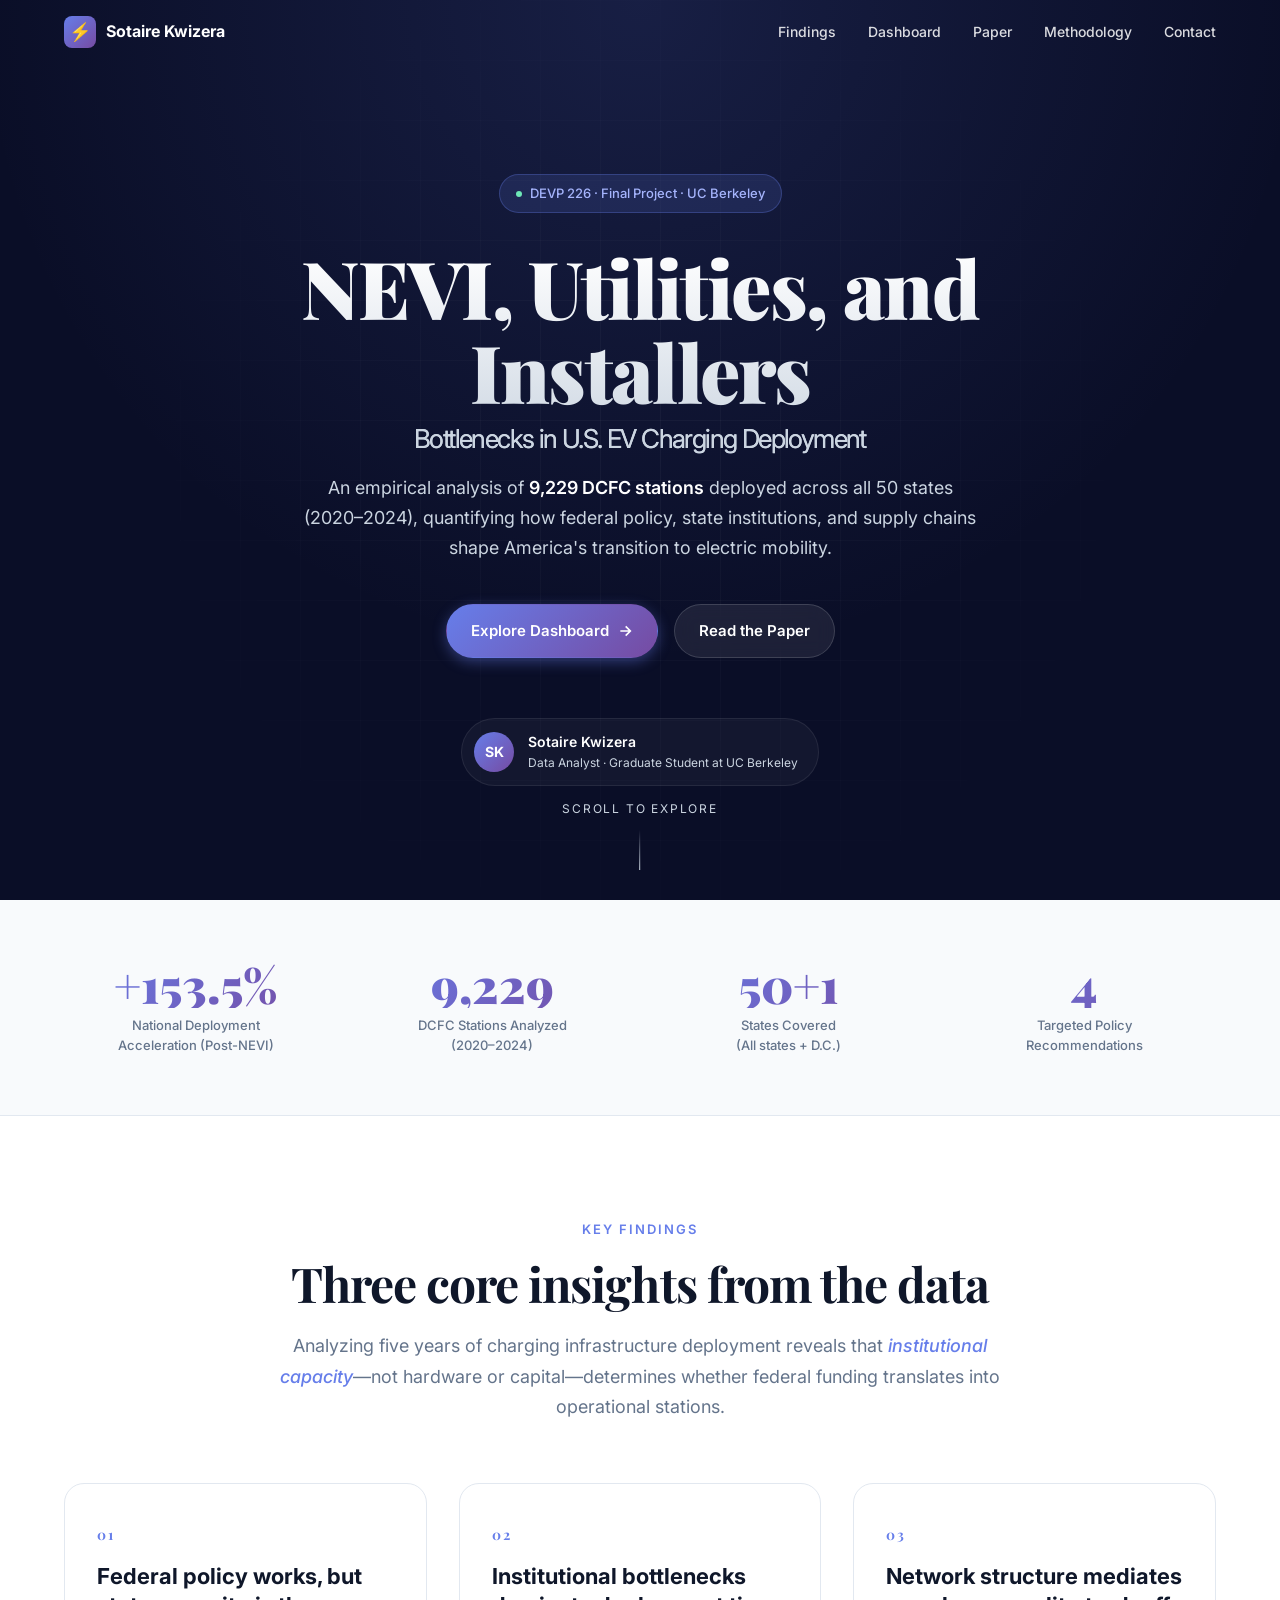
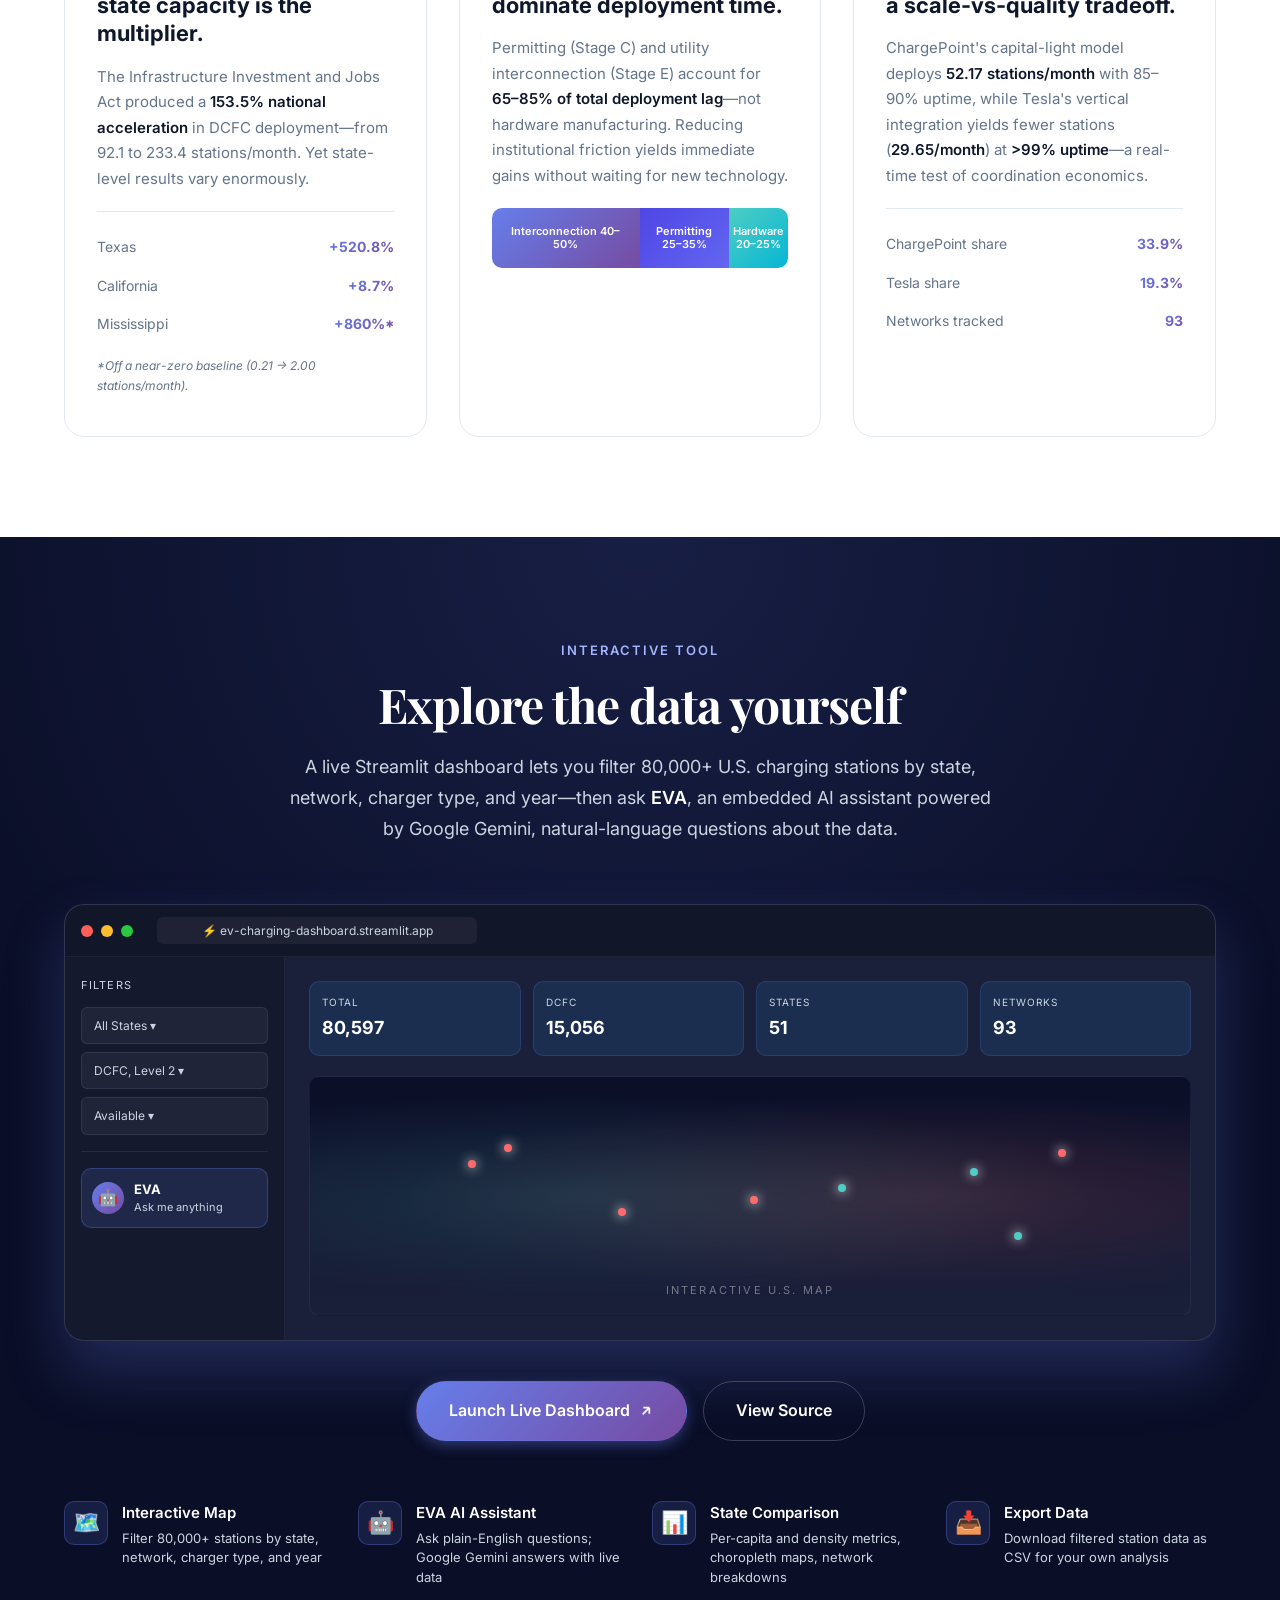
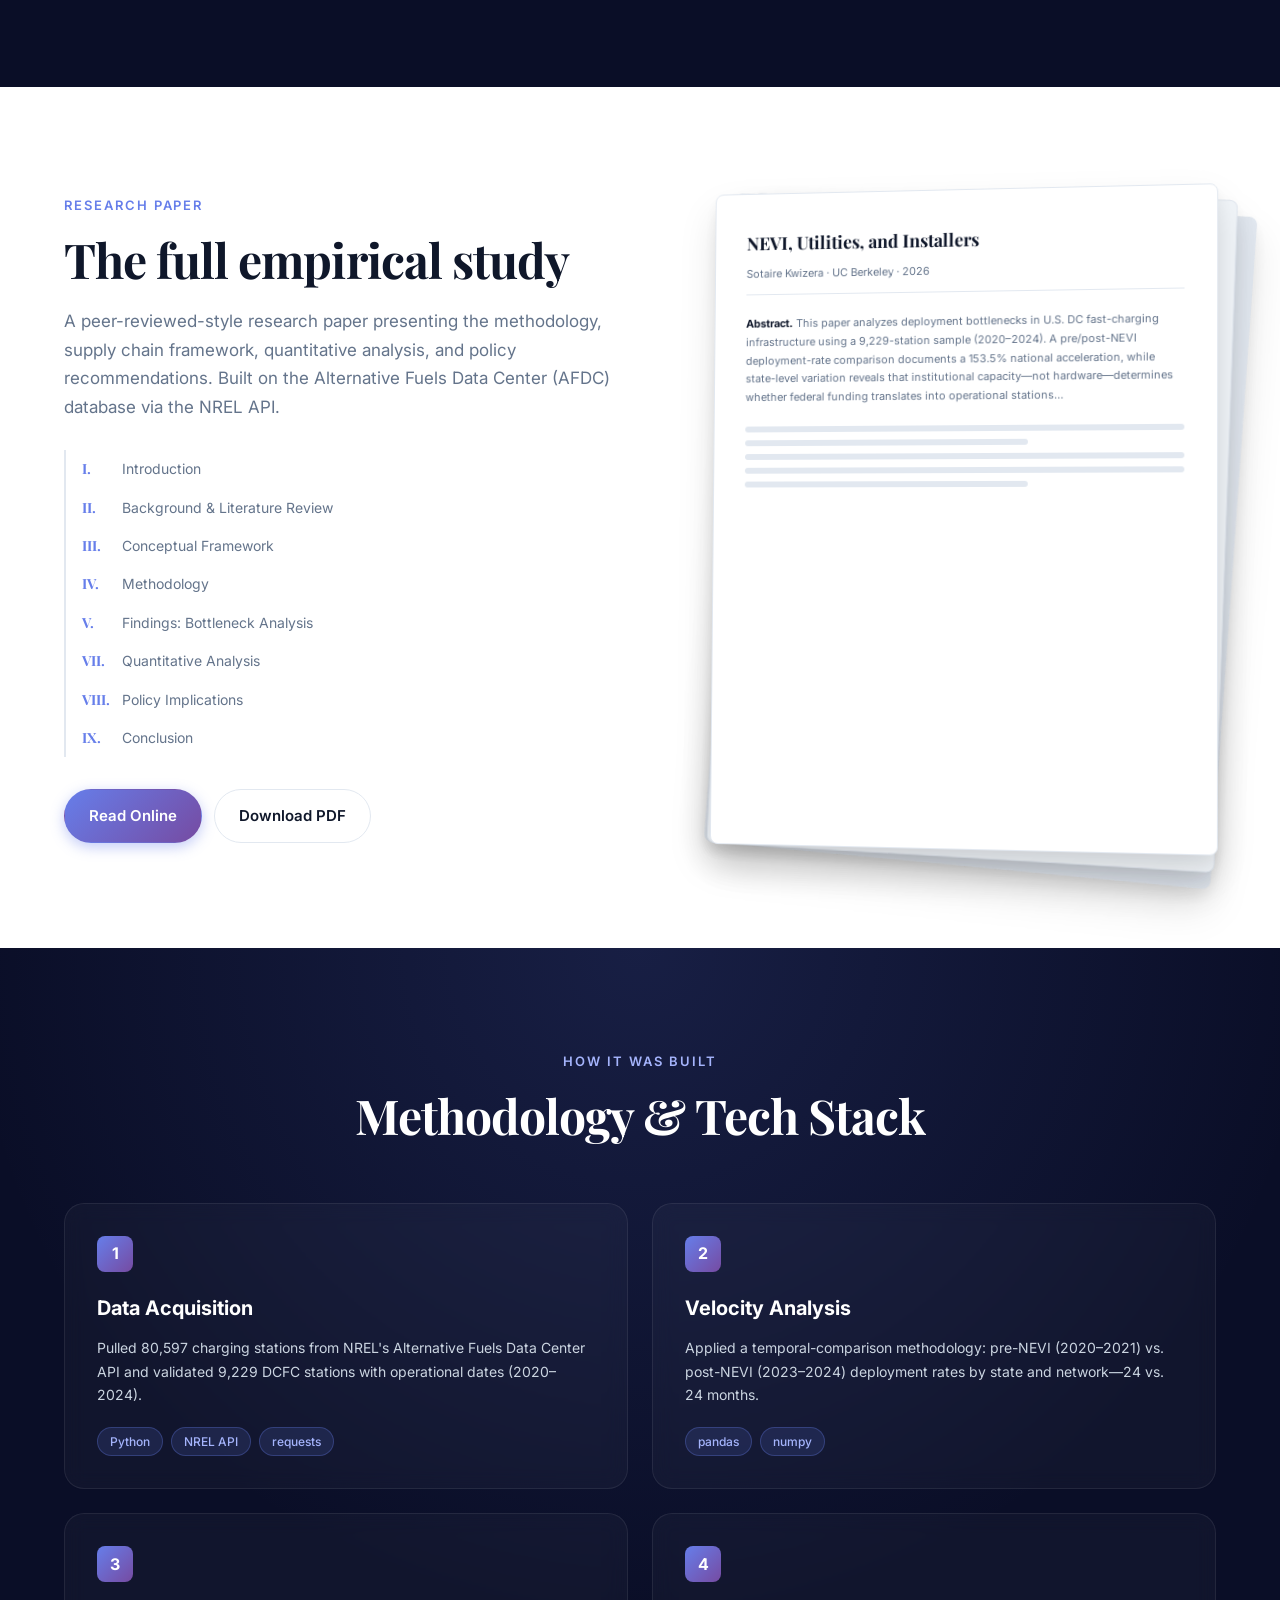
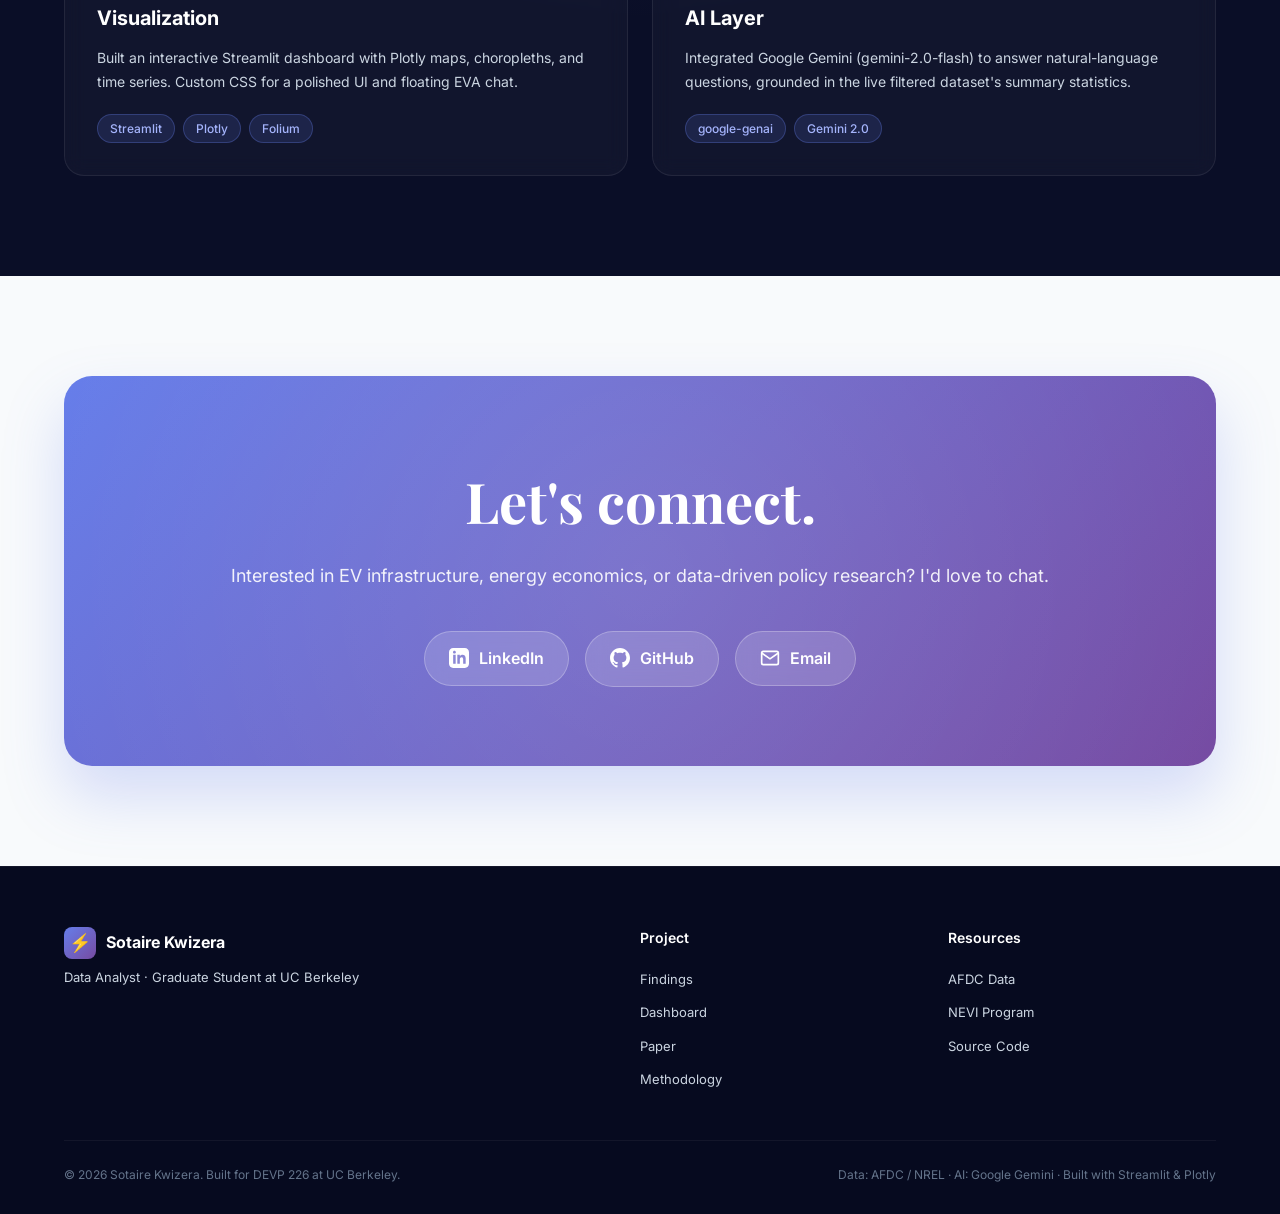
<file: docs/index.html>
<!DOCTYPE html>
<html lang="en">
<head>
    <meta charset="UTF-8">
    <meta name="viewport" content="width=device-width, initial-scale=1.0">
    <title>NEVI Bottlenecks | EV Charging Supply Chain Analysis | Sotaire Kwizera</title>
    <meta name="description" content="An empirical analysis of U.S. EV charging infrastructure deployment bottlenecks, featuring a 9,229-station dataset, interactive Streamlit dashboard, and policy recommendations.">
    <meta name="author" content="Sotaire Kwizera">
    <meta property="og:title" content="NEVI, Utilities, and Installers: Bottlenecks in U.S. EV Charging Deployment">
    <meta property="og:description" content="Interactive dashboard + research paper analyzing 9,229 DCFC stations across 50 states.">
    <meta property="og:type" content="website">
    <link rel="preconnect" href="https://fonts.googleapis.com">
    <link rel="preconnect" href="https://fonts.gstatic.com" crossorigin>
    <link href="https://fonts.googleapis.com/css2?family=Inter:wght@300;400;500;600;700;800;900&family=Playfair+Display:wght@700;900&display=swap" rel="stylesheet">
    <link rel="stylesheet" href="assets/styles.css">
</head>
<body>

<!-- ===== NAV ===== -->
<nav class="nav">
    <div class="nav-container">
        <a href="#top" class="nav-brand">
            <span class="brand-mark">⚡</span>
            <span class="brand-text">Sotaire Kwizera</span>
        </a>
        <ul class="nav-links">
            <li><a href="#findings">Findings</a></li>
            <li><a href="#dashboard">Dashboard</a></li>
            <li><a href="#paper">Paper</a></li>
            <li><a href="#methodology">Methodology</a></li>
            <li><a href="#contact">Contact</a></li>
        </ul>
    </div>
</nav>

<!-- ===== HERO ===== -->
<section id="top" class="hero">
    <div class="hero-bg-grid"></div>
    <div class="hero-content">
        <div class="hero-badge">
            <span class="badge-dot"></span>
            DEVP 226 · Final Project · UC Berkeley
        </div>
        <h1 class="hero-title">
            NEVI, Utilities, and Installers
            <span class="hero-subtitle">Bottlenecks in U.S. EV Charging Deployment</span>
        </h1>
        <p class="hero-description">
            An empirical analysis of <strong>9,229 DCFC stations</strong> deployed across all 50 states (2020–2024),
            quantifying how federal policy, state institutions, and supply chains shape America's transition to
            electric mobility.
        </p>
        <div class="hero-cta">
            <a href="#dashboard" class="btn btn-primary">
                <span>Explore Dashboard</span>
                <svg width="16" height="16" viewBox="0 0 24 24" fill="none" stroke="currentColor" stroke-width="2.5"><path d="M5 12h14M13 5l7 7-7 7"/></svg>
            </a>
            <a href="#paper" class="btn btn-secondary">Read the Paper</a>
        </div>
        <div class="hero-author">
            <div class="author-avatar">SK</div>
            <div class="author-info">
                <div class="author-name">Sotaire Kwizera</div>
                <div class="author-role">Data Analyst &middot; Graduate Student at UC Berkeley</div>
            </div>
        </div>
    </div>
    <div class="hero-scroll">
        <span>Scroll to explore</span>
        <div class="scroll-line"></div>
    </div>
</section>

<!-- ===== KEY METRICS ===== -->
<section class="metrics">
    <div class="container">
        <div class="metrics-grid">
            <div class="metric">
                <div class="metric-value">+153.5%</div>
                <div class="metric-label">National Deployment<br>Acceleration (Post-NEVI)</div>
            </div>
            <div class="metric">
                <div class="metric-value">9,229</div>
                <div class="metric-label">DCFC Stations Analyzed<br>(2020–2024)</div>
            </div>
            <div class="metric">
                <div class="metric-value">50+1</div>
                <div class="metric-label">States Covered<br>(All states + D.C.)</div>
            </div>
            <div class="metric">
                <div class="metric-value">4</div>
                <div class="metric-label">Targeted Policy<br>Recommendations</div>
            </div>
        </div>
    </div>
</section>

<!-- ===== FINDINGS ===== -->
<section id="findings" class="section section-light">
    <div class="container">
        <div class="section-header">
            <span class="eyebrow">Key Findings</span>
            <h2 class="section-title">Three core insights from the data</h2>
            <p class="section-lead">
                Analyzing five years of charging infrastructure deployment reveals that <em>institutional capacity</em>—not
                hardware or capital—determines whether federal funding translates into operational stations.
            </p>
        </div>

        <div class="findings-grid">
            <article class="finding-card">
                <div class="finding-num">01</div>
                <h3>Federal policy works, but state capacity is the multiplier.</h3>
                <p>
                    The Infrastructure Investment and Jobs Act produced a <strong>153.5% national acceleration</strong>
                    in DCFC deployment—from 92.1 to 233.4 stations/month. Yet state-level results vary enormously.
                </p>
                <ul class="finding-stats">
                    <li><span>Texas</span><strong>+520.8%</strong></li>
                    <li><span>California</span><strong>+8.7%</strong></li>
                    <li><span>Mississippi</span><strong>+860%* </strong></li>
                </ul>
                <p class="finding-note">*Off a near-zero baseline (0.21 → 2.00 stations/month).</p>
            </article>

            <article class="finding-card">
                <div class="finding-num">02</div>
                <h3>Institutional bottlenecks dominate deployment time.</h3>
                <p>
                    Permitting (Stage C) and utility interconnection (Stage E) account for <strong>65–85% of total
                    deployment lag</strong>—not hardware manufacturing. Reducing institutional friction yields immediate
                    gains without waiting for new technology.
                </p>
                <div class="finding-bar">
                    <div class="bar-segment bar-purple" style="width: 50%"><span>Interconnection 40–50%</span></div>
                    <div class="bar-segment bar-blue" style="width: 30%"><span>Permitting 25–35%</span></div>
                    <div class="bar-segment bar-teal" style="width: 20%"><span>Hardware 20–25%</span></div>
                </div>
            </article>

            <article class="finding-card">
                <div class="finding-num">03</div>
                <h3>Network structure mediates a scale-vs-quality tradeoff.</h3>
                <p>
                    ChargePoint's capital-light model deploys <strong>52.17 stations/month</strong> with 85–90% uptime,
                    while Tesla's vertical integration yields fewer stations (<strong>29.65/month</strong>) at
                    <strong>&gt;99% uptime</strong>—a real-time test of coordination economics.
                </p>
                <ul class="finding-stats">
                    <li><span>ChargePoint share</span><strong>33.9%</strong></li>
                    <li><span>Tesla share</span><strong>19.3%</strong></li>
                    <li><span>Networks tracked</span><strong>93</strong></li>
                </ul>
            </article>
        </div>
    </div>
</section>

<!-- ===== DASHBOARD ===== -->
<section id="dashboard" class="section section-dark">
    <div class="container">
        <div class="section-header section-header-light">
            <span class="eyebrow">Interactive Tool</span>
            <h2 class="section-title">Explore the data yourself</h2>
            <p class="section-lead">
                A live Streamlit dashboard lets you filter 80,000+ U.S. charging stations by state, network, charger
                type, and year—then ask <strong>EVA</strong>, an embedded AI assistant powered by Google Gemini,
                natural-language questions about the data.
            </p>
        </div>

        <div class="dashboard-card">
            <div class="dashboard-preview">
                <div class="window-bar">
                    <span class="window-dot dot-red"></span>
                    <span class="window-dot dot-yellow"></span>
                    <span class="window-dot dot-green"></span>
                    <span class="window-url">⚡ ev-charging-dashboard.streamlit.app</span>
                </div>
                <div class="dashboard-body">
                    <div class="dashboard-sidebar">
                        <div class="sidebar-label">Filters</div>
                        <div class="sidebar-item">All States ▾</div>
                        <div class="sidebar-item">DCFC, Level 2 ▾</div>
                        <div class="sidebar-item">Available ▾</div>
                        <div class="sidebar-divider"></div>
                        <div class="eva-mini">
                            <div class="eva-avatar-mini">🤖</div>
                            <div class="eva-text">
                                <strong>EVA</strong>
                                <small>Ask me anything</small>
                            </div>
                        </div>
                    </div>
                    <div class="dashboard-main">
                        <div class="metric-row">
                            <div class="mini-metric"><span>Total</span><strong>80,597</strong></div>
                            <div class="mini-metric"><span>DCFC</span><strong>15,056</strong></div>
                            <div class="mini-metric"><span>States</span><strong>51</strong></div>
                            <div class="mini-metric"><span>Networks</span><strong>93</strong></div>
                        </div>
                        <div class="map-placeholder">
                            <div class="map-dot" style="top: 35%; left: 18%; background: #ff6b6b"></div>
                            <div class="map-dot" style="top: 28%; left: 22%; background: #ff6b6b"></div>
                            <div class="map-dot" style="top: 45%; left: 60%; background: #4ecdc4"></div>
                            <div class="map-dot" style="top: 55%; left: 35%; background: #ff6b6b"></div>
                            <div class="map-dot" style="top: 38%; left: 75%; background: #4ecdc4"></div>
                            <div class="map-dot" style="top: 50%; left: 50%; background: #ff6b6b"></div>
                            <div class="map-dot" style="top: 65%; left: 80%; background: #4ecdc4"></div>
                            <div class="map-dot" style="top: 30%; left: 85%; background: #ff6b6b"></div>
                            <div class="map-overlay">Interactive U.S. Map</div>
                        </div>
                    </div>
                </div>
            </div>
            <div class="dashboard-actions">
                <a href="https://nevi-ev-charging.streamlit.app" target="_blank" rel="noopener" class="btn btn-primary btn-large">
                    <span>Launch Live Dashboard</span>
                    <svg width="16" height="16" viewBox="0 0 24 24" fill="none" stroke="currentColor" stroke-width="2.5"><path d="M7 17L17 7M17 7H8M17 7v9"/></svg>
                </a>
                <a href="https://github.com/kwizeras/nevi-ev-charging" target="_blank" rel="noopener" class="btn btn-ghost btn-large">View Source</a>
            </div>
            <div class="dashboard-features">
                <div class="feature">
                    <div class="feature-icon">🗺️</div>
                    <div>
                        <h4>Interactive Map</h4>
                        <p>Filter 80,000+ stations by state, network, charger type, and year</p>
                    </div>
                </div>
                <div class="feature">
                    <div class="feature-icon">🤖</div>
                    <div>
                        <h4>EVA AI Assistant</h4>
                        <p>Ask plain-English questions; Google Gemini answers with live data</p>
                    </div>
                </div>
                <div class="feature">
                    <div class="feature-icon">📊</div>
                    <div>
                        <h4>State Comparison</h4>
                        <p>Per-capita and density metrics, choropleth maps, network breakdowns</p>
                    </div>
                </div>
                <div class="feature">
                    <div class="feature-icon">📥</div>
                    <div>
                        <h4>Export Data</h4>
                        <p>Download filtered station data as CSV for your own analysis</p>
                    </div>
                </div>
            </div>
        </div>
    </div>
</section>

<!-- ===== PAPER ===== -->
<section id="paper" class="section section-light">
    <div class="container">
        <div class="paper-grid">
            <div class="paper-info">
                <span class="eyebrow">Research Paper</span>
                <h2 class="section-title">The full empirical study</h2>
                <p class="paper-description">
                    A peer-reviewed-style research paper presenting the methodology, supply chain framework,
                    quantitative analysis, and policy recommendations. Built on the Alternative Fuels Data Center
                    (AFDC) database via the NREL API.
                </p>
                <ul class="paper-toc">
                    <li><span>I.</span>Introduction</li>
                    <li><span>II.</span>Background &amp; Literature Review</li>
                    <li><span>III.</span>Conceptual Framework</li>
                    <li><span>IV.</span>Methodology</li>
                    <li><span>V.</span>Findings: Bottleneck Analysis</li>
                    <li><span>VII.</span>Quantitative Analysis</li>
                    <li><span>VIII.</span>Policy Implications</li>
                    <li><span>IX.</span>Conclusion</li>
                </ul>
                <div class="paper-actions">
                    <a href="paper.html" class="btn btn-primary">Read Online</a>
                    <a href="DEVP_226_Final_Paper.pdf" download class="btn btn-secondary">Download PDF</a>
                </div>
            </div>
            <div class="paper-preview">
                <div class="paper-mockup">
                    <div class="paper-sheet sheet-3"></div>
                    <div class="paper-sheet sheet-2"></div>
                    <div class="paper-sheet sheet-1">
                        <div class="paper-title">NEVI, Utilities, and Installers</div>
                        <div class="paper-byline">Sotaire Kwizera · UC Berkeley · 2026</div>
                        <div class="paper-abstract">
                            <strong>Abstract.</strong> This paper analyzes deployment bottlenecks in U.S.
                            DC fast-charging infrastructure using a 9,229-station sample (2020–2024).
                            A pre/post-NEVI deployment-rate comparison documents a 153.5% national
                            acceleration, while state-level variation reveals that institutional
                            capacity—not hardware—determines whether federal funding translates
                            into operational stations…
                        </div>
                        <div class="paper-line"></div>
                        <div class="paper-line short"></div>
                        <div class="paper-line"></div>
                        <div class="paper-line"></div>
                        <div class="paper-line short"></div>
                    </div>
                </div>
            </div>
        </div>
    </div>
</section>

<!-- ===== METHODOLOGY ===== -->
<section id="methodology" class="section section-dark">
    <div class="container">
        <div class="section-header section-header-light">
            <span class="eyebrow">How it was built</span>
            <h2 class="section-title">Methodology &amp; Tech Stack</h2>
        </div>

        <div class="method-grid">
            <div class="method-card">
                <div class="method-num">1</div>
                <h3>Data Acquisition</h3>
                <p>Pulled 80,597 charging stations from NREL's Alternative Fuels Data Center API and validated 9,229 DCFC stations with operational dates (2020–2024).</p>
                <div class="tech-pills">
                    <span class="pill">Python</span>
                    <span class="pill">NREL API</span>
                    <span class="pill">requests</span>
                </div>
            </div>
            <div class="method-card">
                <div class="method-num">2</div>
                <h3>Velocity Analysis</h3>
                <p>Applied a temporal-comparison methodology: pre-NEVI (2020–2021) vs. post-NEVI (2023–2024) deployment rates by state and network—24 vs. 24 months.</p>
                <div class="tech-pills">
                    <span class="pill">pandas</span>
                    <span class="pill">numpy</span>
                </div>
            </div>
            <div class="method-card">
                <div class="method-num">3</div>
                <h3>Visualization</h3>
                <p>Built an interactive Streamlit dashboard with Plotly maps, choropleths, and time series. Custom CSS for a polished UI and floating EVA chat.</p>
                <div class="tech-pills">
                    <span class="pill">Streamlit</span>
                    <span class="pill">Plotly</span>
                    <span class="pill">Folium</span>
                </div>
            </div>
            <div class="method-card">
                <div class="method-num">4</div>
                <h3>AI Layer</h3>
                <p>Integrated Google Gemini (gemini-2.0-flash) to answer natural-language questions, grounded in the live filtered dataset's summary statistics.</p>
                <div class="tech-pills">
                    <span class="pill">google-genai</span>
                    <span class="pill">Gemini 2.0</span>
                </div>
            </div>
        </div>
    </div>
</section>

<!-- ===== CONTACT ===== -->
<section id="contact" class="section section-cta">
    <div class="container">
        <div class="cta-card">
            <h2>Let's connect.</h2>
            <p>Interested in EV infrastructure, energy economics, or data-driven policy research? I'd love to chat.</p>
            <div class="cta-links">
                <a href="https://linkedin.com/in/sotairekwizera" target="_blank" rel="noopener" class="cta-link">
                    <svg width="20" height="20" viewBox="0 0 24 24" fill="currentColor"><path d="M19 0h-14c-2.761 0-5 2.239-5 5v14c0 2.761 2.239 5 5 5h14c2.762 0 5-2.239 5-5v-14c0-2.761-2.238-5-5-5zm-11 19h-3v-11h3v11zm-1.5-12.268c-.966 0-1.75-.79-1.75-1.764s.784-1.764 1.75-1.764 1.75.79 1.75 1.764-.783 1.764-1.75 1.764zm13.5 12.268h-3v-5.604c0-3.368-4-3.113-4 0v5.604h-3v-11h3v1.765c1.396-2.586 7-2.777 7 2.476v6.759z"/></svg>
                    <span>LinkedIn</span>
                </a>
                <a href="https://github.com/kwizeras" target="_blank" rel="noopener" class="cta-link">
                    <svg width="20" height="20" viewBox="0 0 24 24" fill="currentColor"><path d="M12 0c-6.626 0-12 5.373-12 12 0 5.302 3.438 9.8 8.207 11.387.599.111.793-.261.793-.577v-2.234c-3.338.726-4.033-1.416-4.033-1.416-.546-1.387-1.333-1.756-1.333-1.756-1.089-.745.083-.729.083-.729 1.205.084 1.839 1.237 1.839 1.237 1.07 1.834 2.807 1.304 3.492.997.107-.775.418-1.305.762-1.604-2.665-.305-5.467-1.334-5.467-5.931 0-1.311.469-2.381 1.236-3.221-.124-.303-.535-1.524.117-3.176 0 0 1.008-.322 3.301 1.23.957-.266 1.983-.399 3.003-.404 1.02.005 2.047.138 3.006.404 2.291-1.552 3.297-1.23 3.297-1.23.653 1.653.242 2.874.118 3.176.77.84 1.235 1.911 1.235 3.221 0 4.609-2.807 5.624-5.479 5.921.43.372.823 1.102.823 2.222v3.293c0 .319.192.694.801.576 4.765-1.589 8.199-6.086 8.199-11.386 0-6.627-5.373-12-12-12z"/></svg>
                    <span>GitHub</span>
                </a>
                <a href="mailto:kwizeras@berkeley.edu" class="cta-link">
                    <svg width="20" height="20" viewBox="0 0 24 24" fill="none" stroke="currentColor" stroke-width="2"><path d="M4 4h16c1.1 0 2 .9 2 2v12c0 1.1-.9 2-2 2H4c-1.1 0-2-.9-2-2V6c0-1.1.9-2 2-2z"/><path d="M22 6l-10 7L2 6"/></svg>
                    <span>Email</span>
                </a>
            </div>
        </div>
    </div>
</section>

<!-- ===== FOOTER ===== -->
<footer class="footer">
    <div class="container">
        <div class="footer-grid">
            <div>
                <div class="footer-brand">
                    <span class="brand-mark">⚡</span>
                    <span>Sotaire Kwizera</span>
                </div>
                <p class="footer-tag">Data Analyst &middot; Graduate Student at UC Berkeley</p>
            </div>
            <div>
                <h4>Project</h4>
                <ul>
                    <li><a href="#findings">Findings</a></li>
                    <li><a href="#dashboard">Dashboard</a></li>
                    <li><a href="#paper">Paper</a></li>
                    <li><a href="#methodology">Methodology</a></li>
                </ul>
            </div>
            <div>
                <h4>Resources</h4>
                <ul>
                    <li><a href="https://afdc.energy.gov/" target="_blank" rel="noopener">AFDC Data</a></li>
                    <li><a href="https://driveelectric.gov/" target="_blank" rel="noopener">NEVI Program</a></li>
                    <li><a href="https://github.com/kwizeras/nevi-ev-charging" target="_blank" rel="noopener">Source Code</a></li>
                </ul>
            </div>
        </div>
        <div class="footer-bottom">
            <span>&copy; 2026 Sotaire Kwizera. Built for DEVP 226 at UC Berkeley.</span>
            <span>Data: AFDC / NREL · AI: Google Gemini · Built with Streamlit &amp; Plotly</span>
        </div>
    </div>
</footer>

<script>
    document.querySelectorAll('a[href^="#"]').forEach(anchor => {
        anchor.addEventListener('click', function (e) {
            const target = document.querySelector(this.getAttribute('href'));
            if (target) {
                e.preventDefault();
                target.scrollIntoView({ behavior: 'smooth', block: 'start' });
            }
        });
    });

    const nav = document.querySelector('.nav');
    window.addEventListener('scroll', () => {
        if (window.scrollY > 40) nav.classList.add('nav-scrolled');
        else nav.classList.remove('nav-scrolled');
    });
</script>

</body>
</html>
</file>
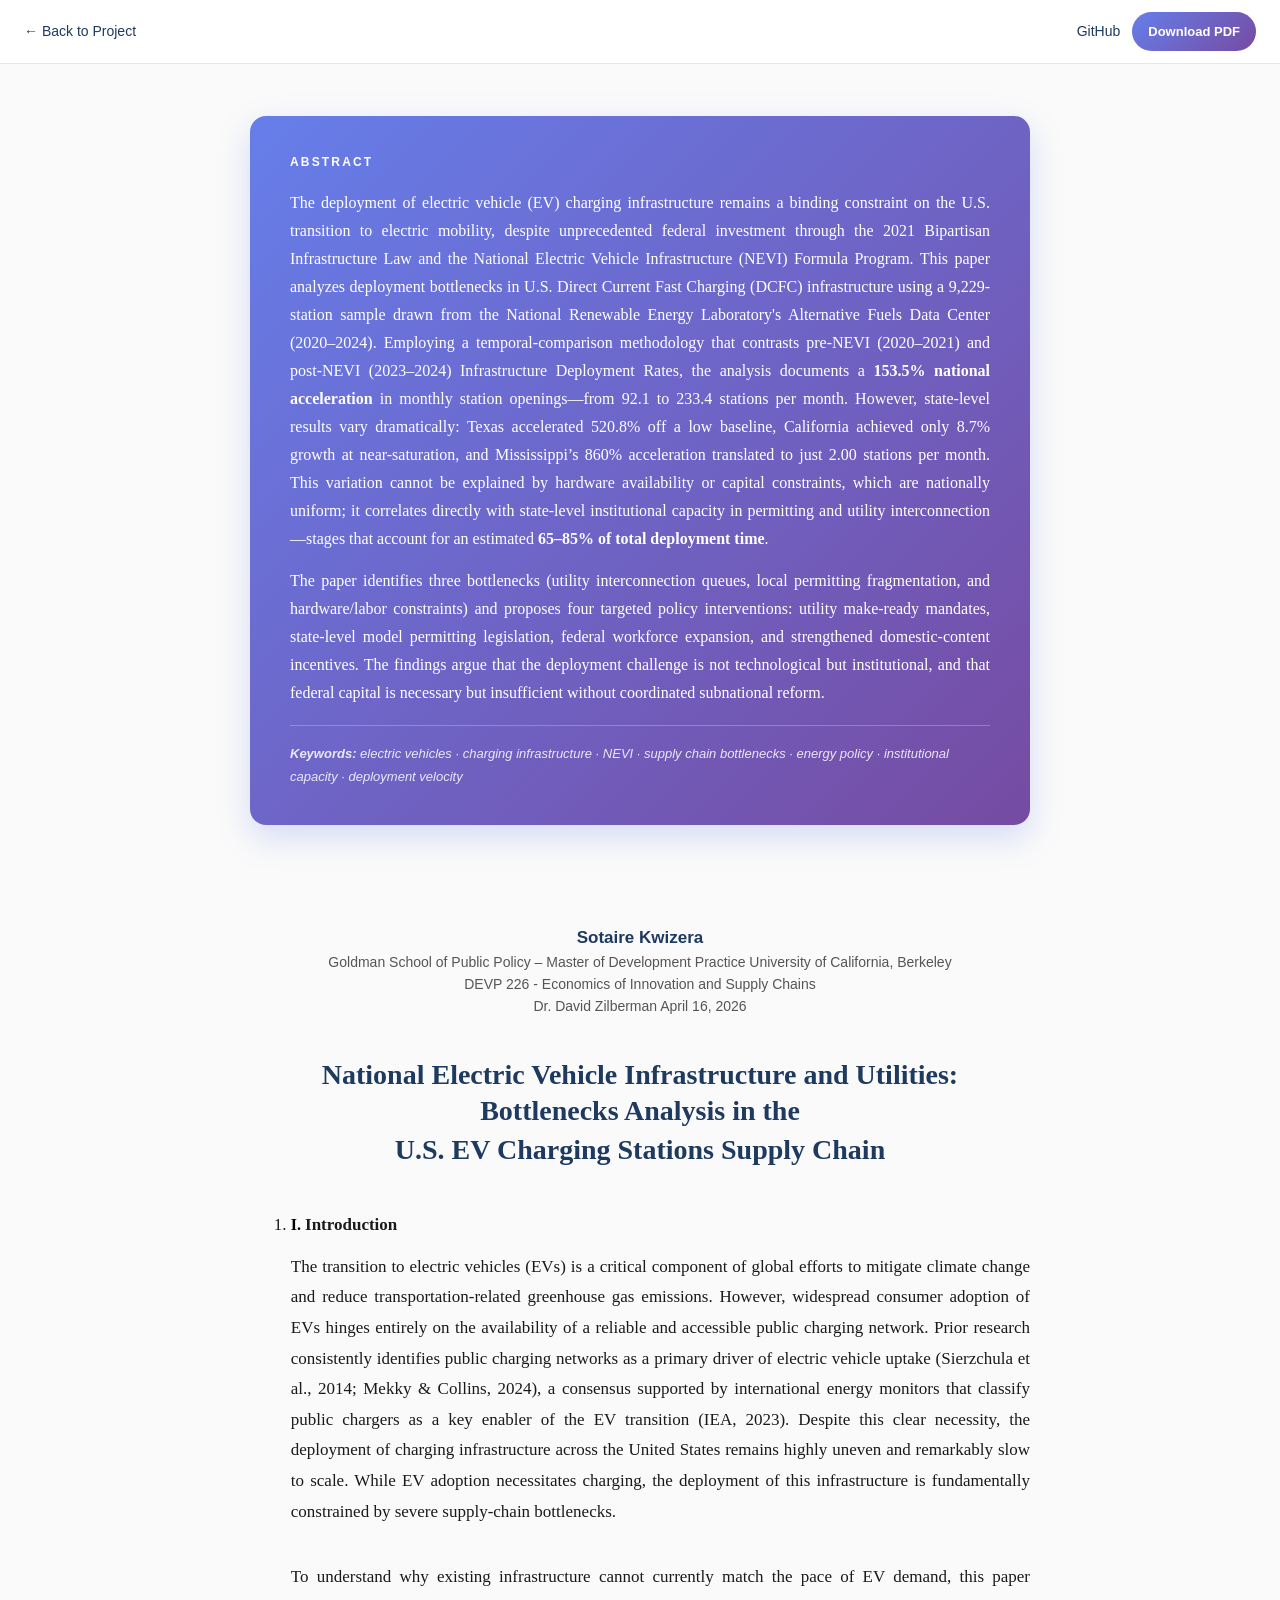
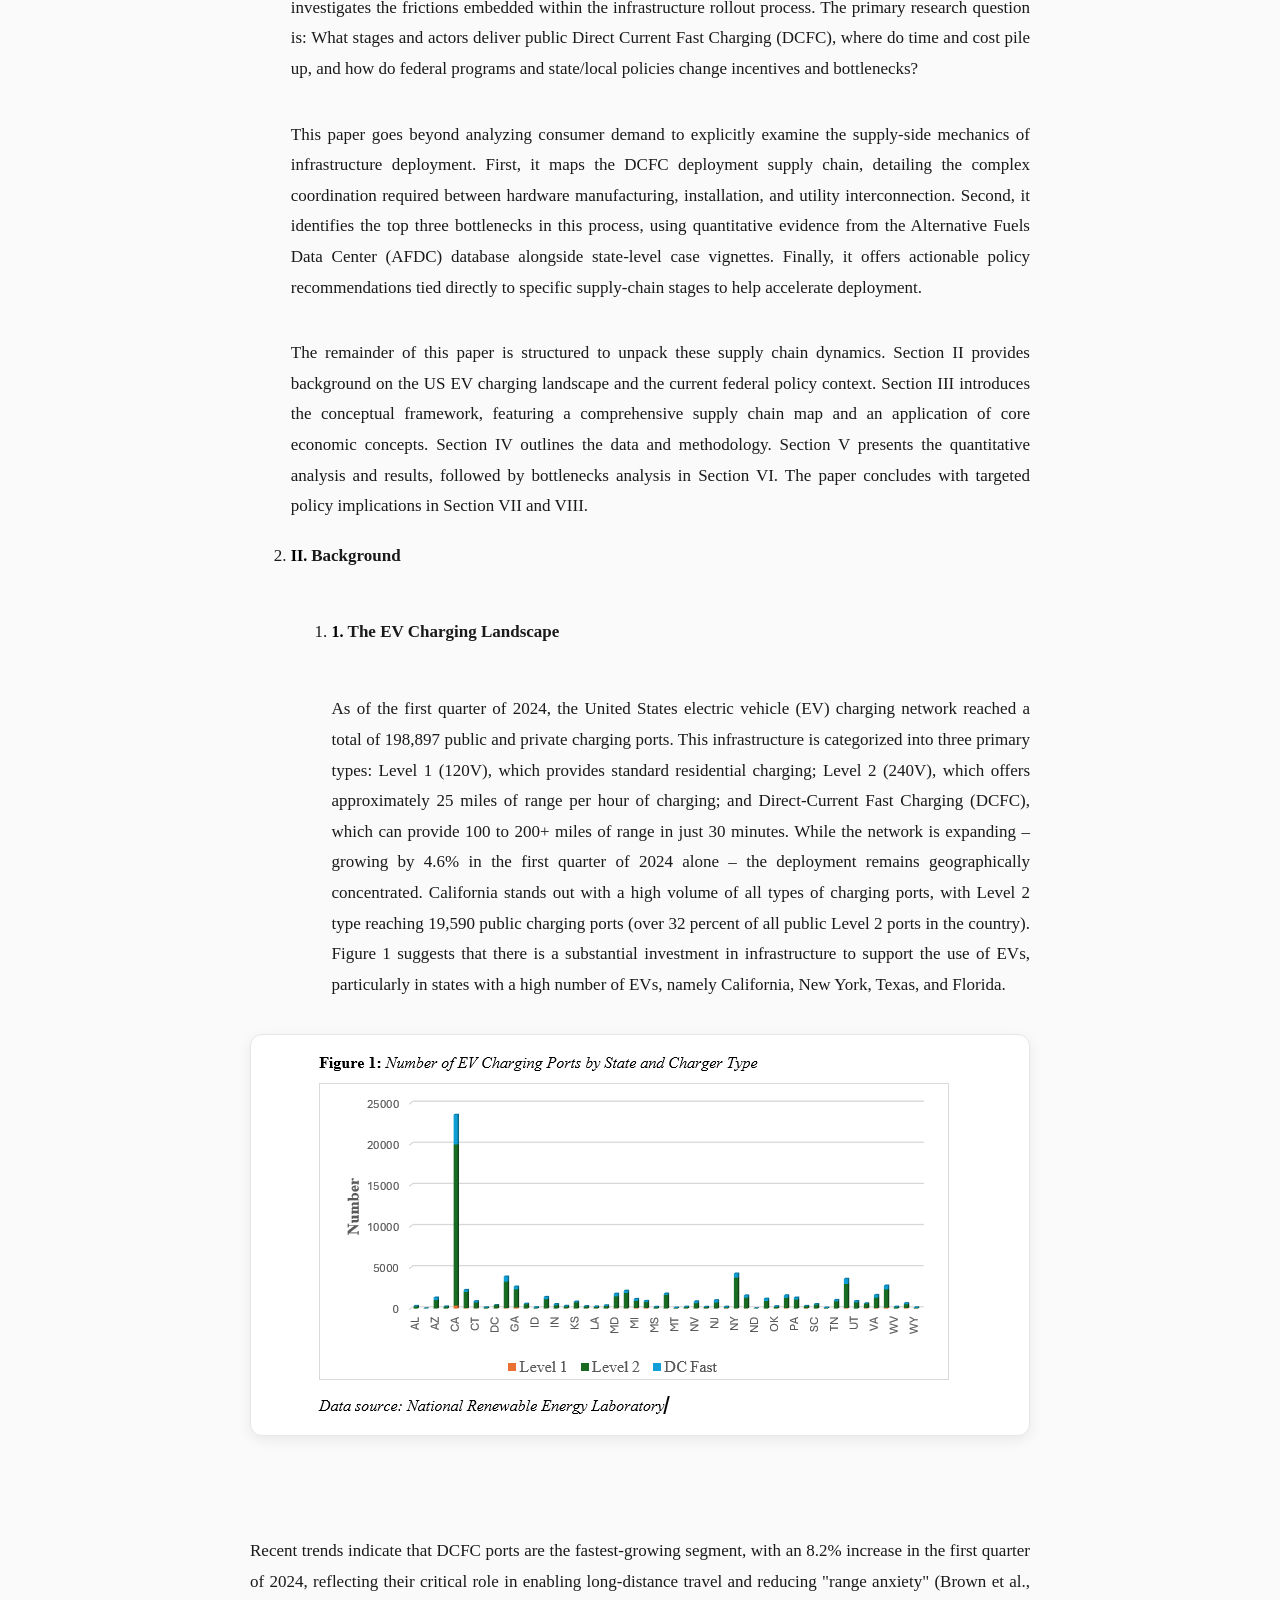
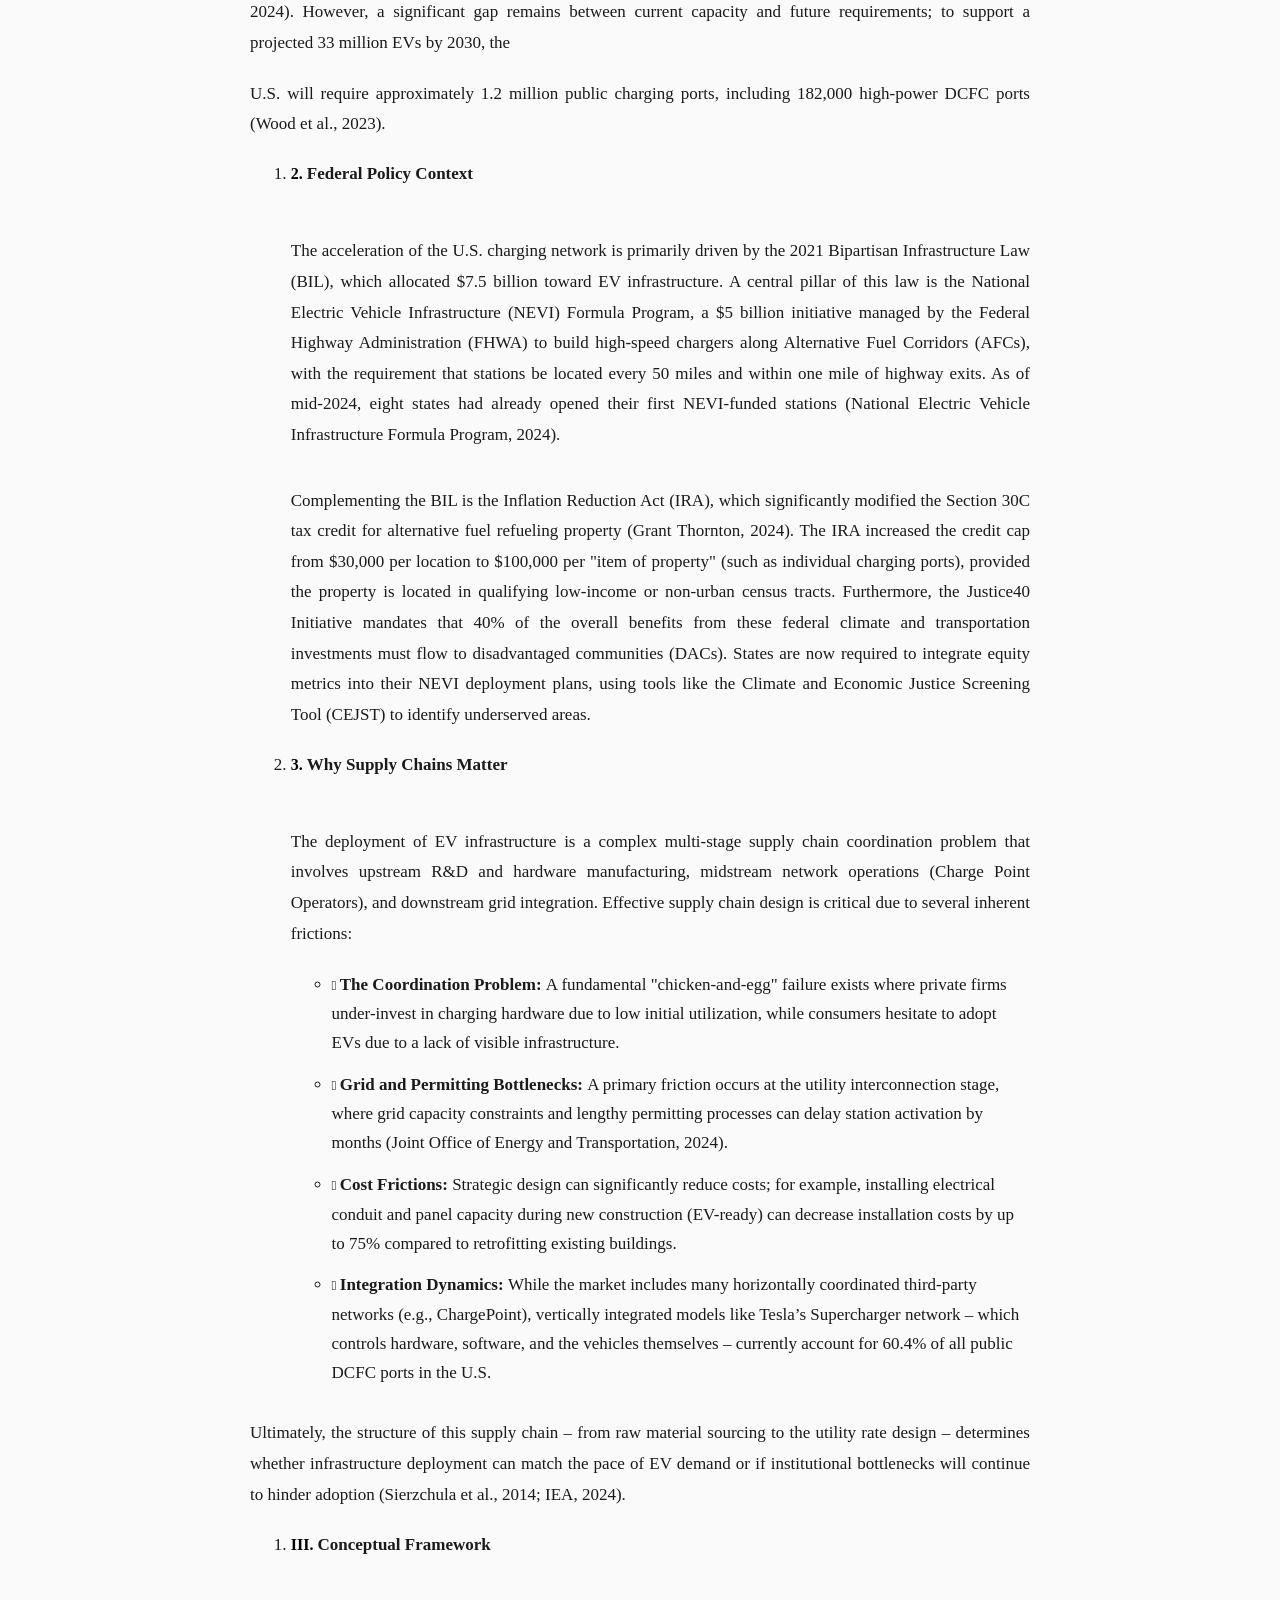
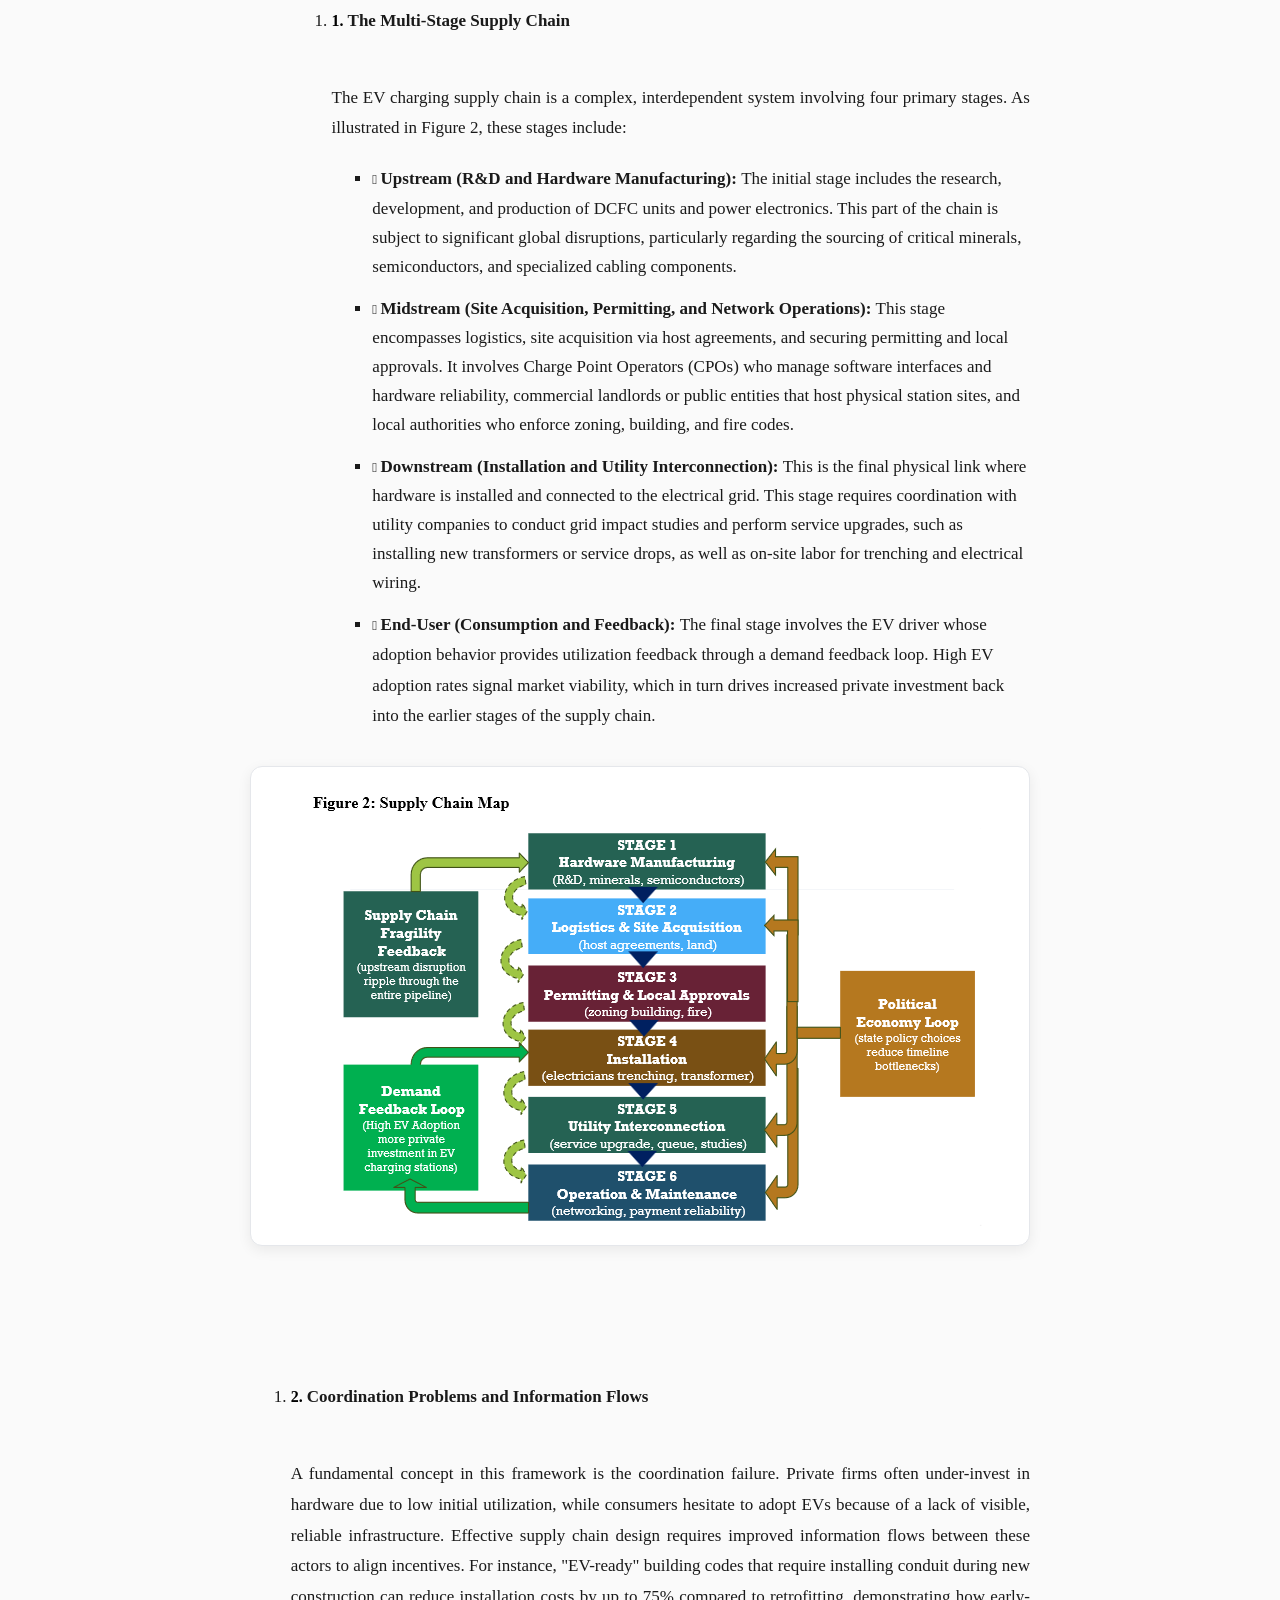
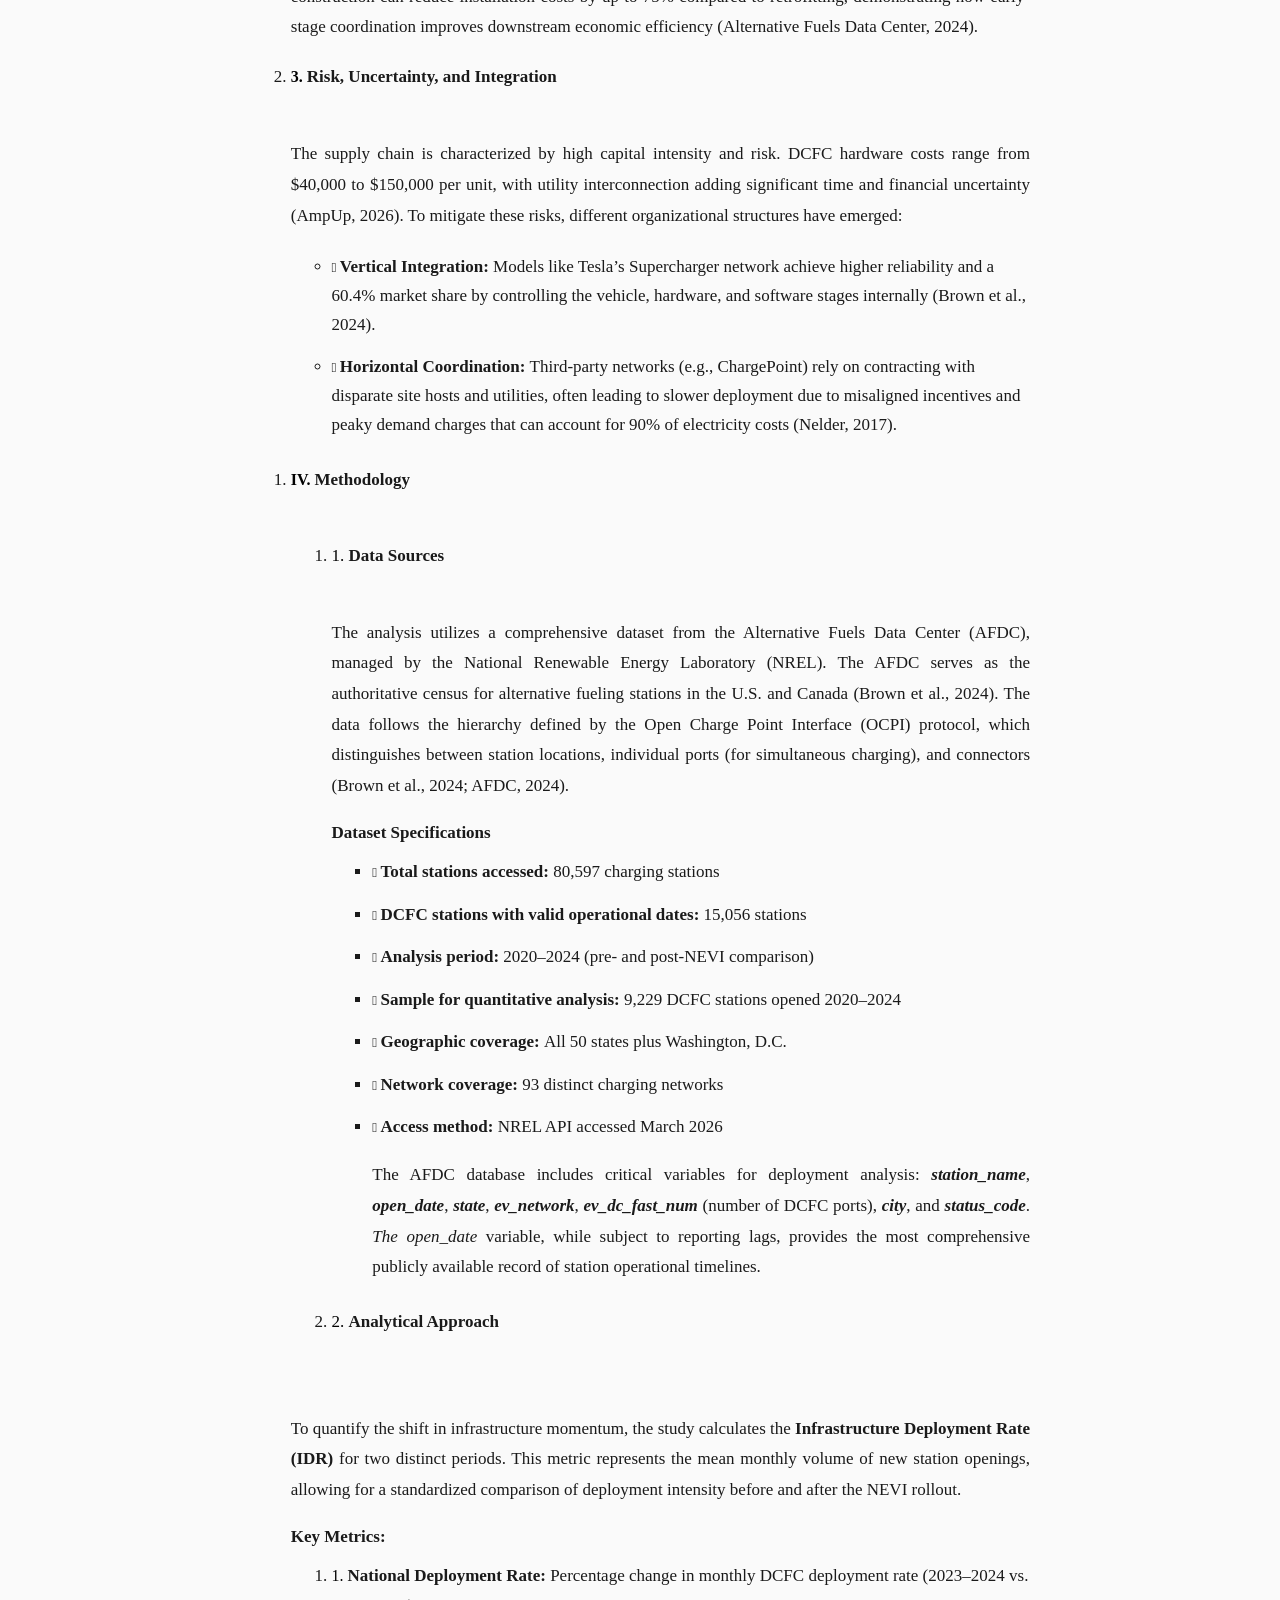
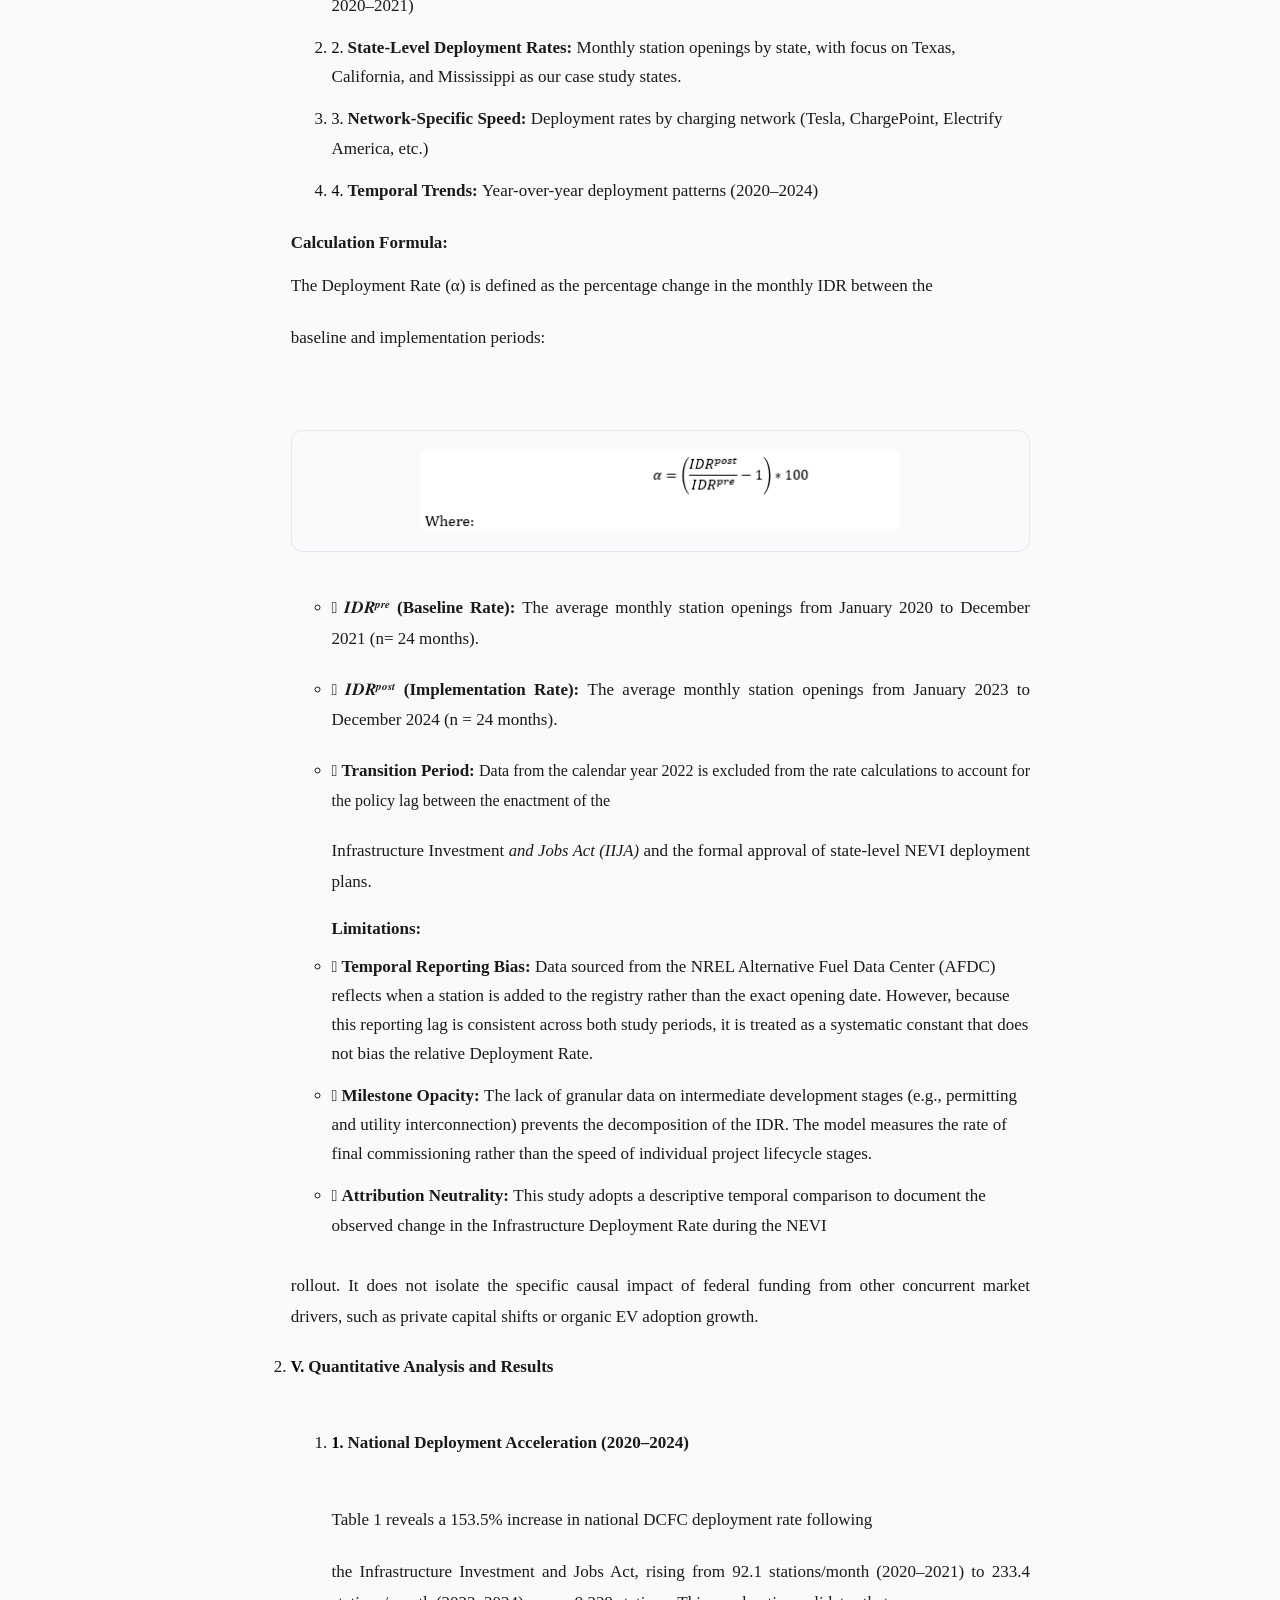
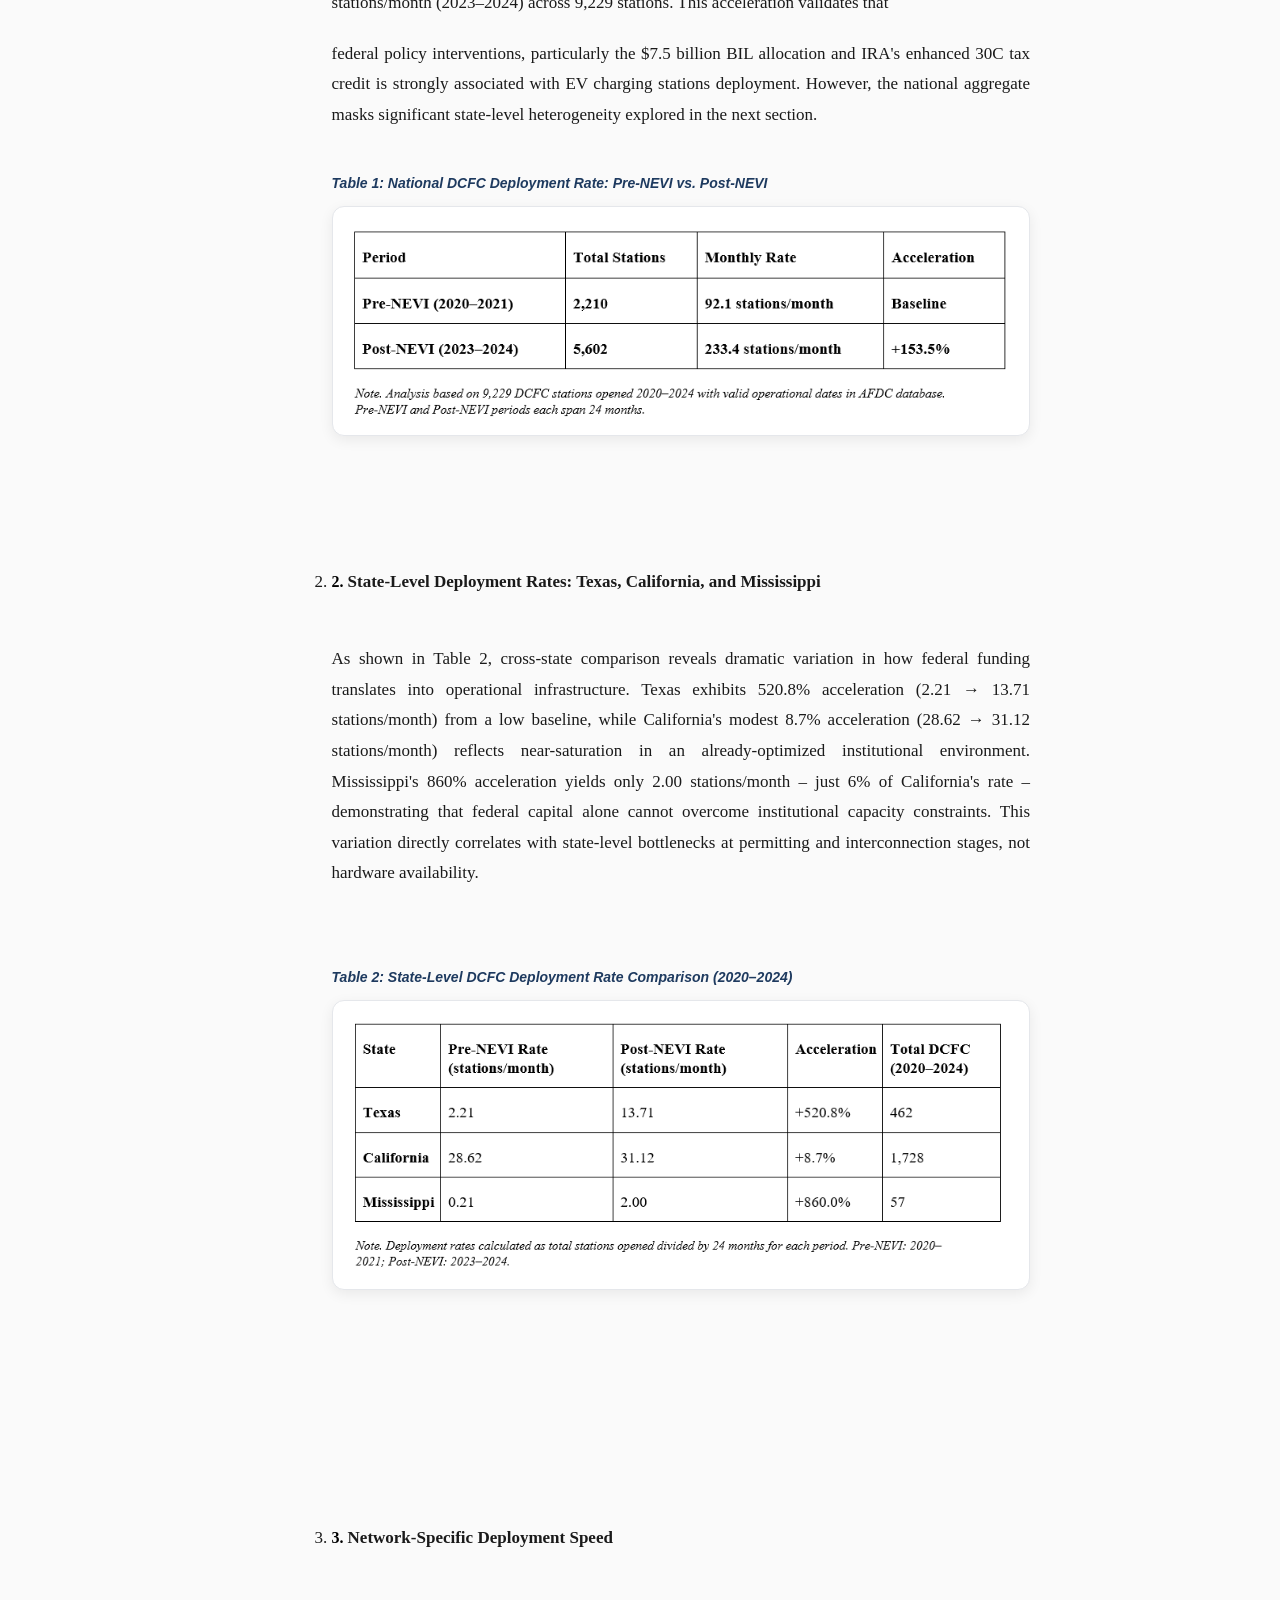
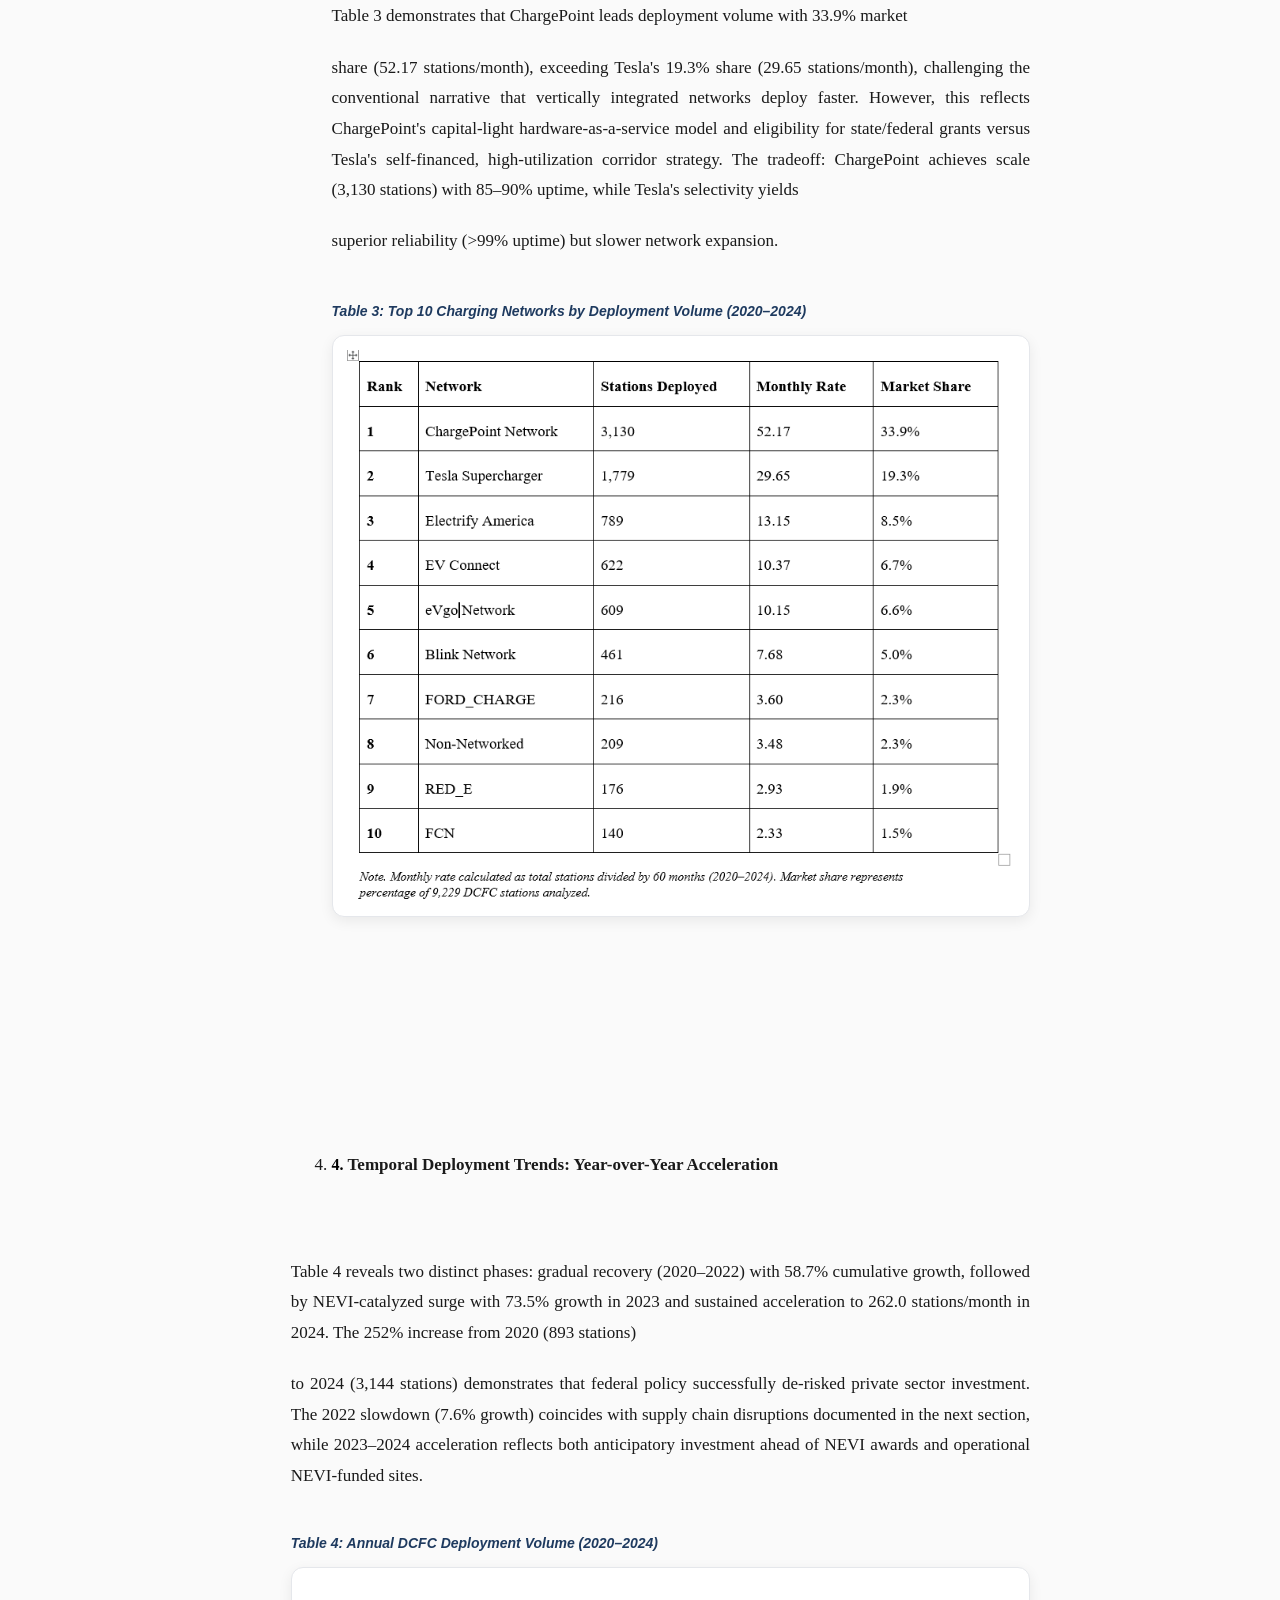
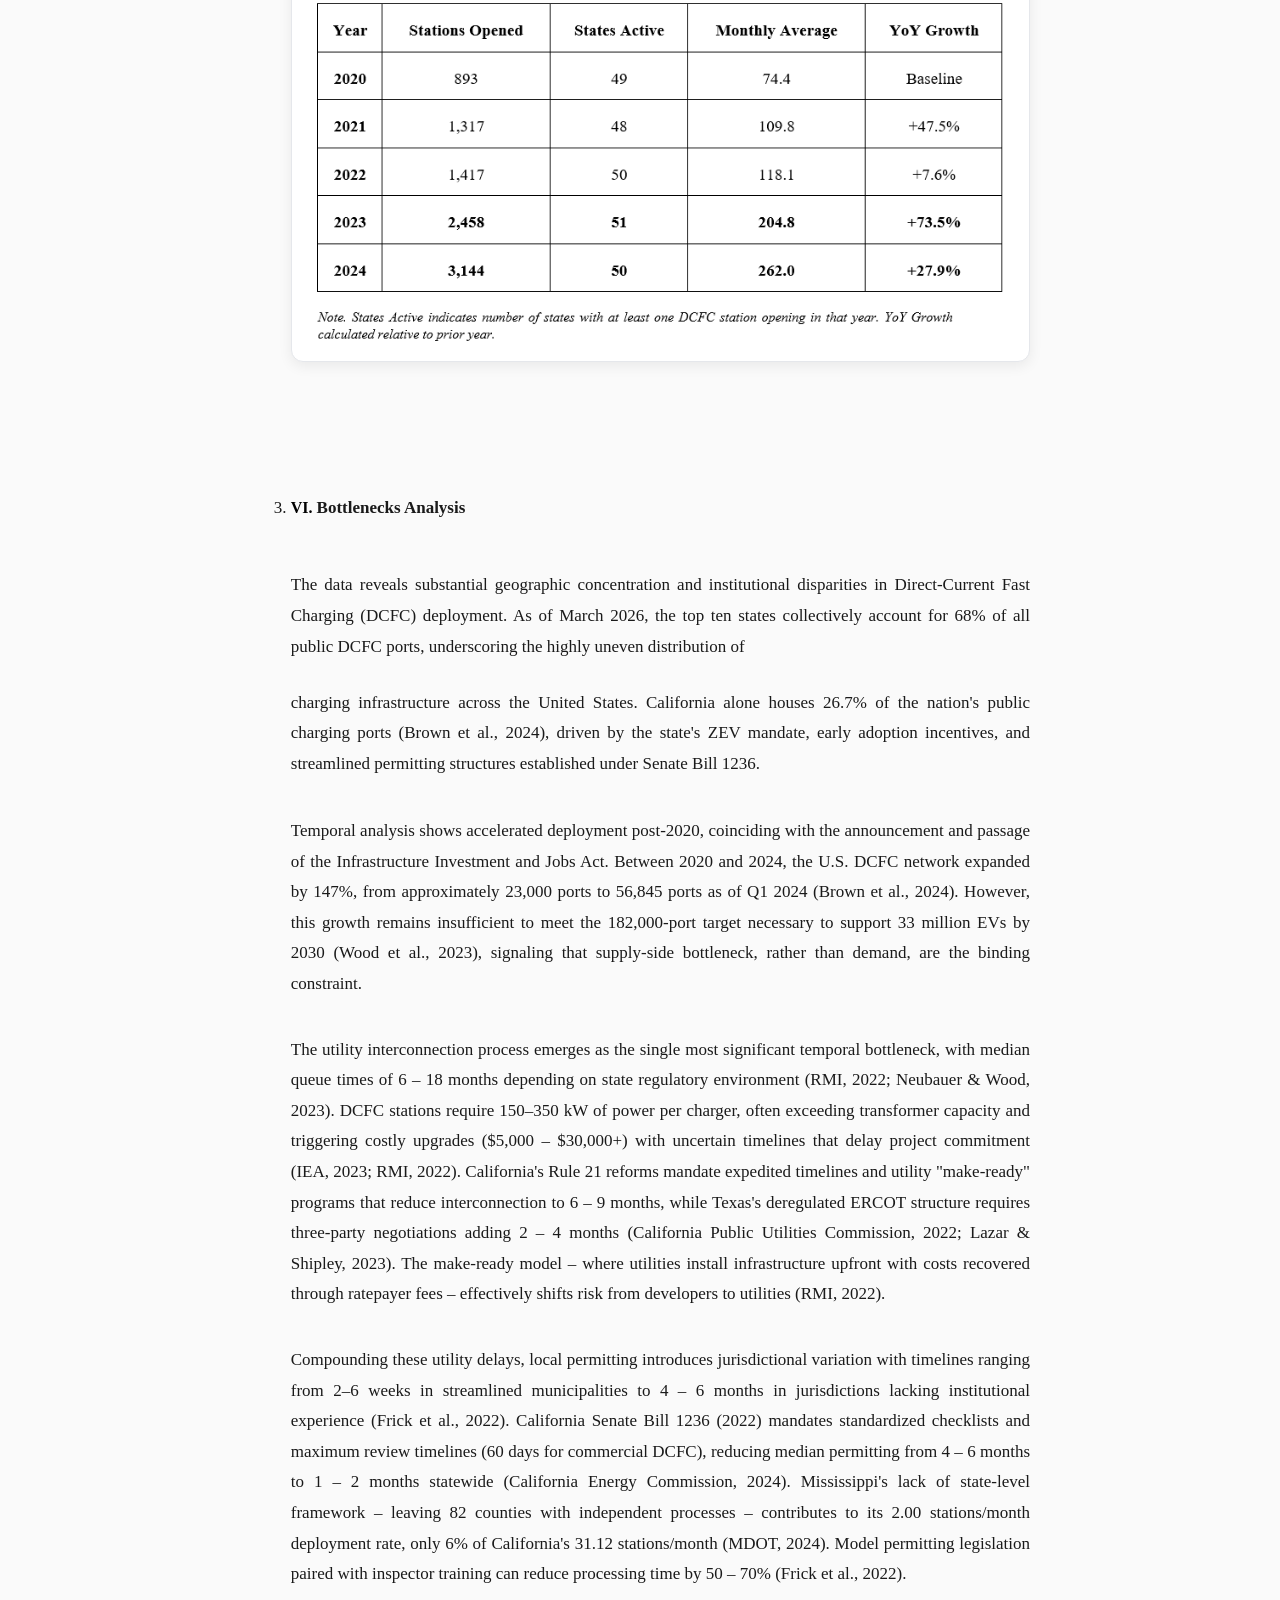
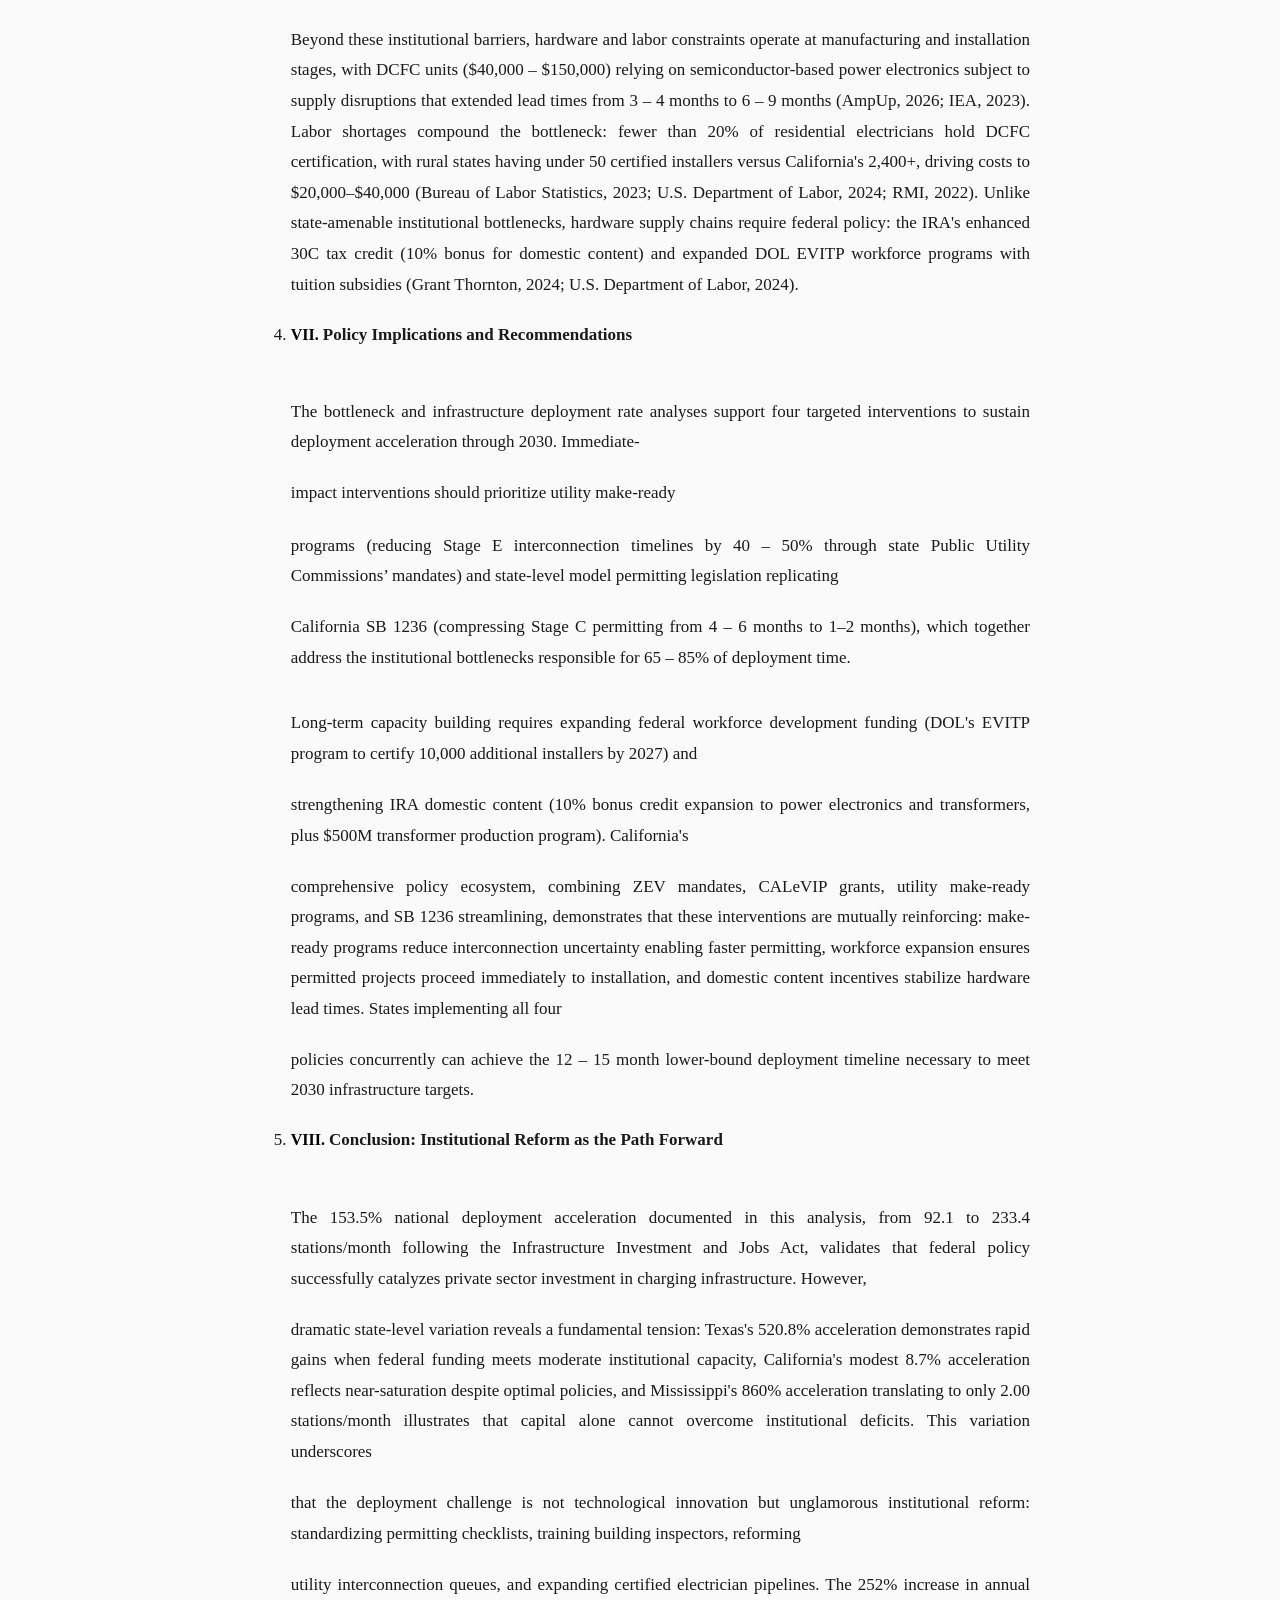
<file: docs/paper.html>
<!DOCTYPE  html PUBLIC "-//W3C//DTD XHTML 1.0 Transitional//EN" "http://www.w3.org/TR/xhtml1/DTD/xhtml1-transitional.dtd">
<html xmlns="http://www.w3.org/1999/xhtml" xml:lang="en" lang="en"><head><meta http-equiv="Content-Type" content="text/html; charset=utf-8"/><title>DEVP 226-Paper Final Version</title><meta name="author" content="Sotaire Kwizera"/><style type="text/css"> * {margin:0; padding:0; text-indent:0; }
 h1 { color: black; font-family:"Times New Roman", serif; font-style: normal; font-weight: bold; text-decoration: none; font-size: 12pt; }
 .p, p { color: black; font-family:"Times New Roman", serif; font-style: normal; font-weight: normal; text-decoration: none; font-size: 12pt; margin:0pt; }
 .s1 { color: #585858; font-family:Calibri, sans-serif; font-style: normal; font-weight: normal; text-decoration: none; font-size: 9pt; }
 .s2 { color: #585858; font-family:"Times New Roman", serif; font-style: normal; font-weight: normal; text-decoration: none; font-size: 12pt; }
 .s3 { color: #585858; font-family:"Times New Roman", serif; font-style: normal; font-weight: bold; text-decoration: none; font-size: 12pt; }
 .s4 { color: black; font-family:"Times New Roman", serif; font-style: italic; font-weight: normal; text-decoration: none; font-size: 12pt; }
 .s5 { color: #585858; font-family:Calibri, sans-serif; font-style: normal; font-weight: normal; text-decoration: none; font-size: 9pt; }
 h2 { color: #FFF; font-family:Rockwell, serif; font-style: normal; font-weight: bold; text-decoration: none; font-size: 11pt; }
 .s6 { color: #FFF; font-family:Rockwell, serif; font-style: normal; font-weight: normal; text-decoration: none; font-size: 10pt; }
 .s7 { color: #FFF; font-family:Rockwell, serif; font-style: normal; font-weight: normal; text-decoration: none; font-size: 9pt; }
 .s8 { color: #FFF; font-family:Rockwell, serif; font-style: normal; font-weight: bold; text-decoration: none; font-size: 11pt; }
 .s9 { color: #FFF; font-family:Rockwell, serif; font-style: normal; font-weight: normal; text-decoration: none; font-size: 9pt; }
 .s10 { color: #FFF; font-family:Rockwell, serif; font-style: normal; font-weight: normal; text-decoration: none; font-size: 10pt; }
 .s11 { color: black; font-style: normal; font-weight: normal; text-decoration: none; vertical-align: 2pt; }
 .s12 { color: black; font-family:"Times New Roman", serif; font-style: italic; font-weight: bold; text-decoration: none; font-size: 12pt; }
 .s13 { color: black; font-family:"Cambria Math", serif; font-style: normal; font-weight: normal; text-decoration: none; font-size: 11pt; vertical-align: -4pt; }
 .s14 { color: black; font-family:"Cambria Math", serif; font-style: normal; font-weight: normal; text-decoration: none; font-size: 8pt; }
 .s15 { color: black; font-family:"Cambria Math", serif; font-style: normal; font-weight: normal; text-decoration: none; font-size: 11pt; }
 .s16 { color: black; font-family:"Cambria Math", serif; font-style: normal; font-weight: normal; text-decoration: none; font-size: 11pt; vertical-align: -7pt; }
 .s17 { color: black; font-family:"Cambria Math", serif; font-style: normal; font-weight: normal; text-decoration: none; font-size: 8pt; vertical-align: -4pt; }
 .s18 { color: black; font-family:"Cambria Math", serif; font-style: normal; font-weight: normal; text-decoration: none; font-size: 12pt; }
 .s19 { color: black; font-family:"Cambria Math", serif; font-style: normal; font-weight: normal; text-decoration: none; font-size: 8pt; vertical-align: 4pt; }
 .s20 { color: black; font-family:"Cambria Math", serif; font-style: normal; font-weight: bold; text-decoration: none; font-size: 12pt; }
 .s21 { color: black; font-family:"Cambria Math", serif; font-style: italic; font-weight: normal; text-decoration: none; font-size: 12.5pt; }
 .s22 { color: black; font-family:"Times New Roman", serif; font-style: normal; font-weight: bold; text-decoration: none; font-size: 12pt; }
 .s23 { color: black; font-family:"Times New Roman", serif; font-style: italic; font-weight: normal; text-decoration: none; font-size: 10pt; }
 .s24 { color: black; font-family:"Times New Roman", serif; font-style: normal; font-weight: normal; text-decoration: none; font-size: 12pt; }
 .a, a { color: #467885; font-family:"Times New Roman", serif; font-style: normal; font-weight: normal; text-decoration: underline; font-size: 12pt; }
 li {display: block; }
 #l1 {padding-left: 0pt;counter-reset: c1 1; }
 #l1> li>*:first-child:before {counter-increment: c1; content: counter(c1, upper-roman)". "; color: black; font-family:"Times New Roman", serif; font-style: normal; font-weight: bold; text-decoration: none; font-size: 12pt; }
 #l1> li:first-child>*:first-child:before {counter-increment: c1 0;  }
 #l2 {padding-left: 0pt;counter-reset: d1 1; }
 #l2> li>*:first-child:before {counter-increment: d1; content: counter(d1, decimal)". "; color: black; font-family:"Times New Roman", serif; font-style: normal; font-weight: bold; text-decoration: none; font-size: 12pt; }
 #l2> li:first-child>*:first-child:before {counter-increment: d1 0;  }
 li {display: block; }
 #l3 {padding-left: 0pt;counter-reset: d1 2; }
 #l3> li>*:first-child:before {counter-increment: d1; content: counter(d1, decimal)". "; color: black; font-family:"Times New Roman", serif; font-style: normal; font-weight: bold; text-decoration: none; font-size: 12pt; }
 #l3> li:first-child>*:first-child:before {counter-increment: d1 0;  }
 #l4 {padding-left: 0pt; }
 #l4> li>*:first-child:before {content: " "; color: black; font-family:Symbol, serif; font-style: normal; font-weight: normal; text-decoration: none; font-size: 10pt; }
 li {display: block; }
 #l5 {padding-left: 0pt;counter-reset: c1 3; }
 #l5> li>*:first-child:before {counter-increment: c1; content: counter(c1, upper-roman)". "; color: black; font-family:"Times New Roman", serif; font-style: normal; font-weight: bold; text-decoration: none; font-size: 12pt; }
 #l5> li:first-child>*:first-child:before {counter-increment: c1 0;  }
 #l6 {padding-left: 0pt;counter-reset: e1 1; }
 #l6> li>*:first-child:before {counter-increment: e1; content: counter(e1, decimal)". "; color: black; font-family:"Times New Roman", serif; font-style: normal; font-weight: bold; text-decoration: none; font-size: 12pt; }
 #l6> li:first-child>*:first-child:before {counter-increment: e1 0;  }
 #l7 {padding-left: 0pt; }
 #l7> li>*:first-child:before {content: " "; color: black; font-family:Symbol, serif; font-style: normal; font-weight: normal; text-decoration: none; font-size: 10pt; }
 li {display: block; }
 #l8 {padding-left: 0pt;counter-reset: e1 2; }
 #l8> li>*:first-child:before {counter-increment: e1; content: counter(e1, decimal)". "; color: black; font-family:"Times New Roman", serif; font-style: normal; font-weight: bold; text-decoration: none; font-size: 12pt; }
 #l8> li:first-child>*:first-child:before {counter-increment: e1 0;  }
 #l9 {padding-left: 0pt; }
 #l9> li>*:first-child:before {content: " "; color: black; font-family:Symbol, serif; font-style: normal; font-weight: normal; text-decoration: none; font-size: 10pt; }
 li {display: block; }
 #l10 {padding-left: 0pt;counter-reset: c1 4; }
 #l10> li>*:first-child:before {counter-increment: c1; content: counter(c1, upper-roman)". "; color: black; font-family:"Times New Roman", serif; font-style: normal; font-weight: bold; text-decoration: none; font-size: 12pt; }
 #l10> li:first-child>*:first-child:before {counter-increment: c1 0;  }
 #l11 {padding-left: 0pt;counter-reset: f1 1; }
 #l11> li>*:first-child:before {counter-increment: f1; content: counter(f1, decimal)". "; color: black; font-style: normal; font-weight: normal; text-decoration: none; }
 #l11> li:first-child>*:first-child:before {counter-increment: f1 0;  }
 #l12 {padding-left: 0pt; }
 #l12> li>*:first-child:before {content: " "; color: black; font-family:Symbol, serif; font-style: normal; font-weight: normal; text-decoration: none; font-size: 10pt; }
 #l13 {padding-left: 0pt;counter-reset: g1 1; }
 #l13> li>*:first-child:before {counter-increment: g1; content: counter(g1, decimal)". "; color: black; font-family:"Times New Roman", serif; font-style: normal; font-weight: normal; text-decoration: none; font-size: 12pt; }
 #l13> li:first-child>*:first-child:before {counter-increment: g1 0;  }
 #l14 {padding-left: 0pt; }
 #l14> li>*:first-child:before {content: " "; color: black; font-family:Symbol, serif; font-style: normal; font-weight: normal; text-decoration: none; font-size: 12pt; }
 #l15 {padding-left: 0pt;counter-reset: i1 1; }
 #l15> li>*:first-child:before {counter-increment: i1; content: counter(i1, decimal)". "; color: black; font-family:"Times New Roman", serif; font-style: normal; font-weight: bold; text-decoration: none; font-size: 12pt; }
 #l15> li:first-child>*:first-child:before {counter-increment: i1 0;  }
 table, tbody {vertical-align: top; overflow: visible; }

/* ============================================================
   READER-MODE OVERRIDES (injected to fix Word-export styling)
   ============================================================ */
@import url('https://fonts.googleapis.com/css2?family=Inter:wght@400;500;600;700&family=Playfair+Display:wght@700;900&display=swap');

body {
    font-family: Georgia, 'Times New Roman', serif !important;
    max-width: 780px !important;
    margin: 0 auto !important;
    padding: 90px 32px 120px !important;
    background: #fafafa !important;
    color: #1a1a1a !important;
    line-height: 1.8 !important;
    font-size: 17px !important;
}

p, .p {
    margin-bottom: 1.2em !important;
    padding-left: 0 !important;
    text-indent: 0 !important;
    text-align: justify !important;
    font-size: 17px !important;
    line-height: 1.8 !important;
    color: #1a1a1a !important;
    font-family: Georgia, 'Times New Roman', serif !important;
}

h1 {
    padding-left: 0 !important;
    text-indent: 0 !important;
    margin-top: 2.2em !important;
    margin-bottom: 0.9em !important;
    font-size: 22px !important;
    line-height: 1.3 !important;
    text-align: left !important;
    color: #1e3a5f !important;
    font-family: 'Inter', -apple-system, sans-serif !important;
    border-bottom: 2px solid #e2e8f0 !important;
    padding-bottom: 0.5em !important;
    font-weight: 700 !important;
}

/* Title-page metadata (first 4 H1s above the paper title) */
body > h1:nth-of-type(1),
body > h1:nth-of-type(2),
body > h1:nth-of-type(3),
body > h1:nth-of-type(4) {
    text-align: center !important;
    border: none !important;
    padding: 0 !important;
    margin: 0.25em 0 !important;
    font-size: 14px !important;
    color: #555 !important;
    font-weight: 500 !important;
    font-family: 'Inter', sans-serif !important;
}

body > h1:nth-of-type(1) {
    font-size: 17px !important;
    color: #1e3a5f !important;
    font-weight: 700 !important;
    margin-top: 0.6em !important;
}

/* The paper title (5th and 6th H1) */
body > h1:nth-of-type(5),
body > h1:nth-of-type(6) {
    font-family: 'Playfair Display', Georgia, serif !important;
    font-size: 28px !important;
    color: #1e3a5f !important;
    text-align: center !important;
    border: none !important;
    margin: 0.1em auto !important;
    padding: 0 !important;
    line-height: 1.3 !important;
    font-weight: 900 !important;
    max-width: 660px !important;
}
body > h1:nth-of-type(5) { margin-top: 1.5em !important; }
body > h1:nth-of-type(6) { margin-bottom: 1.5em !important; }

/* Empty Word-export decorative textboxes (just colored blocks with spaces) */
.textbox { display: none !important; }

/* Hide all Word-export decorative h2 labels (white text on colored boxes); the
   abstract block re-enables its own h2 below. */
h2 { display: none !important; }
.abstract-block h2 { display: block !important; }

/* Hide the white-text helper classes used for labels inside hidden textboxes */
.s6, .s7, .s8, .s9, .s10 { display: none !important; }

/* === Embedded paper figures === */
.paper-figure {
    margin: 2em auto;
    text-align: center;
    background: white;
    padding: 14px;
    border-radius: 12px;
    box-shadow: 0 4px 14px rgba(0,0,0,0.07);
    border: 1px solid #e5e7eb;
}
.paper-figure img {
    max-width: 100%;
    height: auto;
    display: block;
    margin: 0 auto;
    border-radius: 6px;
}
.paper-figure figcaption {
    margin-top: 12px;
    font-family: 'Inter', sans-serif;
    font-size: 13px;
    color: #64748b;
    font-style: italic;
    line-height: 1.5;
}
.paper-figure-formula {
    background: #f9fafb;
    border: 1px solid #e5e7eb;
    padding: 20px 24px;
    margin: 1.4em auto;
    box-shadow: none;
}
.paper-figure-formula img {
    max-width: 480px;
}

/* Hide the original Word-export tables and their italic note paragraphs;
   image versions of Tables 1-4 are embedded right after each caption to
   match the simple academic style of the source paper. */
table { display: none !important; }
.s23 { display: none !important; }

/* === Embedded paper tables (image-based, matches paper formatting) === */
.paper-table {
    margin: 0.6em auto 1.8em !important;
    text-align: center;
    background: white;
    padding: 14px;
    border-radius: 12px;
    box-shadow: 0 4px 14px rgba(0,0,0,0.07);
    border: 1px solid #e5e7eb;
}
.paper-table img {
    max-width: 100%;
    height: auto;
    display: block;
    margin: 0 auto;
}

/* Figure / table captions */
.s12 {
    font-family: 'Inter', sans-serif !important;
    font-style: italic !important;
    color: #1e3a5f !important;
    font-weight: 600 !important;
    font-size: 14px !important;
    display: block !important;
    margin-top: 1.8em !important;
    margin-bottom: 0.5em !important;
}

/* Notes under tables / figures */
.s23, .s4 {
    color: #64748b !important;
    font-style: italic !important;
    font-size: 13px !important;
    font-family: 'Inter', sans-serif !important;
    line-height: 1.6 !important;
}

/* Lists */
ol, ul {
    margin: 0.8em 0 1.5em 1.2em !important;
    padding-left: 1.2em !important;
}

li {
    display: list-item !important;
    margin-bottom: 0.7em !important;
    line-height: 1.7 !important;
}

li > h1 {
    display: inline !important;
    border: none !important;
    padding: 0 !important;
    margin: 0 !important;
    font-size: 17px !important;
    color: #1a1a1a !important;
    font-weight: 700 !important;
    font-family: Georgia, serif !important;
}

li > h1 + p, li p { font-family: Georgia, serif !important; }

/* Links */
a, .a {
    color: #4f46e5 !important;
    word-break: break-word !important;
    font-family: inherit !important;
    font-size: inherit !important;
    text-decoration: underline !important;
    text-decoration-color: rgba(79,70,229,0.3) !important;
    text-underline-offset: 3px !important;
}

a:hover { text-decoration-color: #4f46e5 !important; }

/* Math / formula text — keep inline */
.s13, .s14, .s15, .s16, .s17, .s18, .s19, .s20, .s21 {
    font-family: 'Cambria Math', Georgia, serif !important;
    color: #1a1a1a !important;
}

/* Sticky reader nav bar */
.reader-nav {
    position: fixed;
    top: 0; left: 0; right: 0;
    background: rgba(255,255,255,0.92);
    backdrop-filter: saturate(180%) blur(14px);
    -webkit-backdrop-filter: saturate(180%) blur(14px);
    border-bottom: 1px solid #e5e7eb;
    padding: 12px 24px;
    z-index: 100;
    display: flex;
    align-items: center;
    justify-content: space-between;
    font-family: 'Inter', sans-serif;
    font-size: 14px;
}

.reader-nav a {
    color: #1e3a5f !important;
    text-decoration: none !important;
    font-weight: 500;
    display: inline-flex;
    align-items: center;
    gap: 6px;
    font-size: 14px !important;
}

.reader-nav .nav-actions {
    display: flex;
    gap: 12px;
    align-items: center;
}

.reader-nav .pdf-btn {
    background: linear-gradient(135deg, #667eea 0%, #764ba2 100%);
    color: white !important;
    padding: 8px 16px;
    border-radius: 999px;
    font-weight: 600;
    font-size: 13px !important;
}

.reader-nav .pdf-btn:hover { transform: translateY(-1px); box-shadow: 0 4px 12px rgba(102,126,234,0.4); }

/* Abstract block */
.abstract-block {
    background: linear-gradient(135deg, #667eea 0%, #764ba2 100%);
    color: white;
    padding: 36px 40px;
    border-radius: 16px;
    margin: 1.5em 0 3em !important;
    font-family: 'Inter', sans-serif;
    box-shadow: 0 12px 32px rgba(102, 126, 234, 0.25);
}

.abstract-block h2 {
    color: white !important;
    font-size: 12px !important;
    text-transform: uppercase;
    letter-spacing: 0.18em;
    margin: 0 0 16px 0 !important;
    font-family: 'Inter', sans-serif !important;
    font-weight: 700 !important;
    border: none !important;
    padding: 0 !important;
}

.abstract-block p {
    color: white !important;
    font-family: Georgia, serif !important;
    font-size: 16px !important;
    line-height: 1.75 !important;
    margin: 0 0 14px 0 !important;
    text-align: justify !important;
}

.abstract-block .keywords {
    margin-top: 18px !important;
    font-size: 13px !important;
    font-style: italic;
    border-top: 1px solid rgba(255,255,255,0.25);
    padding-top: 16px;
    color: rgba(255,255,255,0.85) !important;
}

@media (max-width: 640px) {
    body { padding: 80px 18px 80px !important; font-size: 16px !important; }
    p, .p { font-size: 16px !important; }
    .abstract-block { padding: 24px !important; }
    .reader-nav { padding: 10px 16px; }
    .reader-nav .nav-actions a:not(.pdf-btn) { display: none; }
}

</style></head><body><nav class="reader-nav"><a href="index.html">&larr; Back to Project</a><div class="nav-actions"><a href="https://github.com/kwizeras/nevi-ev-charging" target="_blank" rel="noopener">GitHub</a><a href="DEVP_226_Final_Paper.pdf" download class="pdf-btn">Download PDF</a></div></nav><div class="abstract-block"><h2>Abstract</h2><p>The deployment of electric vehicle (EV) charging infrastructure remains a binding constraint on the U.S. transition to electric mobility, despite unprecedented federal investment through the 2021 Bipartisan Infrastructure Law and the National Electric Vehicle Infrastructure (NEVI) Formula Program. This paper analyzes deployment bottlenecks in U.S. Direct Current Fast Charging (DCFC) infrastructure using a 9,229-station sample drawn from the National Renewable Energy Laboratory's Alternative Fuels Data Center (2020&ndash;2024). Employing a temporal-comparison methodology that contrasts pre-NEVI (2020&ndash;2021) and post-NEVI (2023&ndash;2024) Infrastructure Deployment Rates, the analysis documents a <strong>153.5% national acceleration</strong> in monthly station openings&mdash;from 92.1 to 233.4 stations per month. However, state-level results vary dramatically: Texas accelerated 520.8% off a low baseline, California achieved only 8.7% growth at near-saturation, and Mississippi&rsquo;s 860% acceleration translated to just 2.00 stations per month. This variation cannot be explained by hardware availability or capital constraints, which are nationally uniform; it correlates directly with state-level institutional capacity in permitting and utility interconnection&mdash;stages that account for an estimated <strong>65&ndash;85% of total deployment time</strong>.</p><p>The paper identifies three bottlenecks (utility interconnection queues, local permitting fragmentation, and hardware/labor constraints) and proposes four targeted policy interventions: utility make-ready mandates, state-level model permitting legislation, federal workforce expansion, and strengthened domestic-content incentives. The findings argue that the deployment challenge is not technological but institutional, and that federal capital is necessary but insufficient without coordinated subnational reform.</p><div class="keywords"><strong>Keywords:</strong> electric vehicles &middot; charging infrastructure &middot; NEVI &middot; supply chain bottlenecks &middot; energy policy &middot; institutional capacity &middot; deployment velocity</div></div><p style="text-indent: 0pt;text-align: left;"><br/></p><h1 style="padding-left: 41pt;text-indent: 0pt;text-align: center;">Sotaire Kwizera</h1><h1 style="padding-left: 41pt;text-indent: 0pt;line-height: 20pt;text-align: center;">Goldman School of Public Policy – Master of Development Practice University of California, Berkeley</h1><h1 style="padding-left: 41pt;text-indent: 0pt;text-align: center;">DEVP 226 - Economics of Innovation and Supply Chains</h1><h1 style="padding-top: 6pt;padding-left: 173pt;text-indent: 0pt;text-align: center;">Dr. David Zilberman April 16, 2026</h1><h1 style="padding-top: 4pt;padding-left: 50pt;text-indent: 0pt;text-align: left;">National Electric Vehicle Infrastructure and Utilities: Bottlenecks Analysis in the</h1><h1 style="padding-left: 134pt;text-indent: 0pt;text-align: left;">U.S. EV Charging Stations Supply Chain</h1><ol id="l1"><li data-list-text="I."><h1 style="padding-top: 12pt;padding-left: 243pt;text-indent: -25pt;text-align: left;">Introduction</h1><p style="padding-top: 12pt;padding-left: 6pt;text-indent: 0pt;line-height: 108%;text-align: left;">The transition to electric vehicles (EVs) is a critical component of global efforts to mitigate climate change and reduce transportation-related greenhouse gas emissions. However, widespread consumer adoption of EVs hinges entirely on the availability of a reliable and accessible public charging network. Prior research consistently identifies public charging networks as a primary driver of electric vehicle uptake (Sierzchula et al., 2014; Mekky &amp; Collins, 2024), a consensus supported by international energy monitors that classify public chargers as a key enabler of the EV transition (IEA, 2023). Despite this clear necessity, the deployment of charging infrastructure across the United States remains highly uneven and remarkably slow to scale. While EV adoption necessitates charging, the deployment of this infrastructure is fundamentally constrained by severe supply-chain bottlenecks.</p><p style="padding-top: 11pt;padding-left: 6pt;text-indent: 0pt;line-height: 108%;text-align: left;">To understand why existing infrastructure cannot currently match the pace of EV demand, this paper investigates the frictions embedded within the infrastructure rollout process. The primary research question is: What stages and actors deliver public Direct Current Fast Charging (DCFC), where do time and cost pile up, and how do federal programs and state/local policies change incentives and bottlenecks?</p><p style="padding-top: 11pt;padding-left: 6pt;text-indent: 0pt;line-height: 108%;text-align: left;">This paper goes beyond analyzing consumer demand to explicitly examine the supply-side mechanics of infrastructure deployment. First, it maps the DCFC deployment supply chain, detailing the complex coordination required between hardware manufacturing, installation, and utility interconnection. Second, it identifies the top three bottlenecks in this process, using quantitative evidence from the Alternative Fuels Data Center (AFDC) database alongside state-level case vignettes. Finally, it offers actionable policy recommendations tied directly to specific supply-chain stages to help accelerate deployment.</p><p style="padding-top: 11pt;padding-left: 6pt;text-indent: 0pt;line-height: 108%;text-align: left;">The remainder of this paper is structured to unpack these supply chain dynamics. Section II provides background on the US EV charging landscape and the current federal policy context. Section III introduces the conceptual framework, featuring a comprehensive supply chain map and an application of core economic concepts. Section IV outlines the data and methodology. Section V presents the quantitative analysis and results, followed by bottlenecks analysis in Section VI. The paper concludes with targeted policy implications in Section VII and VIII.</p></li><li data-list-text="II."><h1 style="padding-top: 4pt;padding-left: 244pt;text-indent: -30pt;text-align: left;">Background</h1><p style="text-indent: 0pt;text-align: left;"><br/></p><ol id="l2"><li data-list-text="1."><h1 style="padding-left: 42pt;text-indent: -18pt;text-align: left;">The EV Charging Landscape</h1><p style="text-indent: 0pt;text-align: left;"><br/></p><p style="padding-left: 6pt;text-indent: 0pt;line-height: 108%;text-align: left;">As of the first quarter of 2024, the United States electric vehicle (EV) charging network reached a total of 198,897 public and private charging ports. This infrastructure is categorized into three primary types: Level 1 (120V), which provides standard residential charging; Level 2 (240V), which offers approximately 25 miles of range per hour of charging; and Direct-Current Fast Charging (DCFC), which can provide 100 to 200+ miles of range in just 30 minutes. While the network is expanding – growing by 4.6% in the first quarter of 2024 alone – the deployment remains geographically concentrated. California stands out with a high volume of all types of charging ports, with Level 2 type reaching 19,590 public charging ports (over 32 percent of all public Level 2 ports in the country). Figure 1 suggests that there is a substantial investment in infrastructure to support the use of EVs, particularly in states with a high number of EVs, namely California, New York, Texas, and Florida.</p><p style="text-indent: 0pt;text-align: left;"><span/></p><p style="text-indent: 0pt;text-align: left;"><span/></p><p style="text-indent: 0pt;text-align: left;"><span/></p><p style="text-indent: 0pt;text-align: left;"><span/></p><div class="textbox" style="border:0.8pt solid #D9D9D9;display:block;min-height:222.0pt;width:471.8pt;"><p class="s1" style="padding-top: 10pt;text-indent: 0pt;text-align: right;">25000</p><p style="padding-top: 8pt;text-indent: 0pt;text-align: left;"><br/></p><p class="s1" style="text-indent: 0pt;text-align: right;">20000</p><p style="padding-top: 8pt;text-indent: 0pt;text-align: left;"><br/></p><p class="s1" style="text-indent: 0pt;text-align: right;">15000</p><p style="padding-top: 8pt;text-indent: 0pt;text-align: left;"><br/></p><p class="s1" style="text-indent: 0pt;text-align: right;">10000</p><p style="padding-top: 8pt;text-indent: 0pt;text-align: left;"><br/></p><p class="s1" style="text-indent: 0pt;text-align: right;">5000</p><p style="padding-top: 8pt;text-indent: 0pt;text-align: left;"><br/></p><p class="s1" style="text-indent: 0pt;text-align: right;">0</p><p style="text-indent: 0pt;text-align: left;"><br/></p><p class="s2" style="text-indent: 0pt;text-align: center;">Level 1  Level 2  DC Fast</p></div></li></ol></li></ol><p style="text-indent: 0pt;text-align: left;"/><figure class="paper-figure"><img src="assets/figures/figure-1-charging-ports.png" alt="Figure 1: Number of EV Charging Ports by State and Charger Type — bar chart showing California dominates with ~25,000 ports, followed by NY, GA, FL, TX." /></figure><p style="padding-top: 11pt;text-indent: 0pt;text-align: left;"><br/></p><p style="padding-left: 6pt;text-indent: 0pt;line-height: 108%;text-align: left;">Recent trends indicate that DCFC ports are the fastest-growing segment, with an 8.2% increase in the first quarter of 2024, reflecting their critical role in enabling long-distance travel and reducing &quot;range anxiety&quot; (Brown et al., 2024). However, a significant gap remains between current capacity and future requirements; to support a projected 33 million EVs by 2030, the</p><p style="padding-left: 6pt;text-indent: 0pt;line-height: 108%;text-align: left;">U.S. will require approximately 1.2 million public charging ports, including 182,000 high-power DCFC ports (Wood et al., 2023).</p><ol id="l3"><li data-list-text="2."><h1 style="padding-top: 4pt;padding-left: 42pt;text-indent: -18pt;text-align: left;">Federal Policy Context</h1><p style="text-indent: 0pt;text-align: left;"><br/></p><p style="padding-left: 6pt;text-indent: 0pt;line-height: 108%;text-align: left;">The acceleration of the U.S. charging network is primarily driven by the 2021 Bipartisan Infrastructure Law (BIL), which allocated $7.5 billion toward EV infrastructure. A central pillar of this law is the National Electric Vehicle Infrastructure (NEVI) Formula Program, a $5 billion initiative managed by the Federal Highway Administration (FHWA) to build high-speed chargers along Alternative Fuel Corridors (AFCs), with the requirement that stations be located every 50 miles and within one mile of highway exits. As of mid-2024, eight states had already opened their first NEVI-funded stations (National Electric Vehicle Infrastructure Formula Program, 2024).</p><p style="padding-top: 11pt;padding-left: 6pt;text-indent: 0pt;line-height: 108%;text-align: left;">Complementing the BIL is the Inflation Reduction Act (IRA), which significantly modified the Section 30C tax credit for alternative fuel refueling property (Grant Thornton, 2024). The IRA increased the credit cap from $30,000 per location to $100,000 per &quot;item of property&quot; (such as individual charging ports), provided the property is located in qualifying low-income or non-urban census tracts. Furthermore, the Justice40 Initiative mandates that 40% of the overall benefits from these federal climate and transportation investments must flow to disadvantaged communities (DACs). States are now required to integrate equity metrics into their NEVI deployment plans, using tools like the Climate and Economic Justice Screening Tool (CEJST) to identify underserved areas.</p></li><li data-list-text="3."><h1 style="padding-top: 11pt;padding-left: 42pt;text-indent: -18pt;text-align: left;">Why Supply Chains Matter</h1><p style="text-indent: 0pt;text-align: left;"><br/></p><p style="padding-left: 6pt;text-indent: 0pt;line-height: 108%;text-align: left;">The deployment of EV infrastructure is a complex multi-stage supply chain coordination problem that involves upstream R&amp;D and hardware manufacturing, midstream network operations (Charge Point Operators), and downstream grid integration. Effective supply chain design is critical due to several inherent frictions:</p><ul id="l4"><li data-list-text=""><h1 style="padding-top: 11pt;padding-left: 42pt;text-indent: -18pt;line-height: 108%;text-align: left;">The Coordination Problem: <span class="p">A fundamental &quot;chicken-and-egg&quot; failure exists where private firms under-invest in charging hardware due to low initial utilization, while consumers hesitate to adopt EVs due to a lack of visible infrastructure.</span></h1></li><li data-list-text=""><h1 style="padding-top: 12pt;padding-left: 42pt;text-indent: -18pt;line-height: 108%;text-align: left;">Grid and Permitting Bottlenecks: <span class="p">A primary friction occurs at the utility interconnection stage, where grid capacity constraints and lengthy permitting processes can delay station activation by months (Joint Office of Energy and Transportation, 2024).</span></h1></li><li data-list-text=""><h1 style="padding-top: 11pt;padding-left: 42pt;text-indent: -18pt;line-height: 108%;text-align: justify;">Cost Frictions: <span class="p">Strategic design can significantly reduce costs; for example, installing electrical conduit and panel capacity during new construction (EV-ready) can decrease installation costs by up to 75% compared to retrofitting existing buildings.</span></h1></li><li data-list-text=""><h1 style="padding-top: 12pt;padding-left: 42pt;text-indent: -18pt;line-height: 108%;text-align: left;">Integration Dynamics: <span class="p">While the market includes many horizontally coordinated third-party networks (e.g., ChargePoint), vertically integrated models like Tesla’s Supercharger network – which controls hardware, software, and the vehicles themselves – currently account for 60.4% of all public DCFC ports in the U.S.</span></h1></li></ul></li></ol><p style="padding-top: 4pt;padding-left: 6pt;text-indent: 0pt;line-height: 108%;text-align: left;">Ultimately, the structure of this supply chain – from raw material sourcing to the utility rate design – determines whether infrastructure deployment can match the pace of EV demand or if institutional bottlenecks will continue to hinder adoption (Sierzchula et al., 2014; IEA, 2024).</p><ol id="l5"><li data-list-text="III."><h1 style="padding-top: 12pt;padding-left: 214pt;text-indent: -34pt;text-align: left;">Conceptual Framework</h1><p style="text-indent: 0pt;text-align: left;"><br/></p><ol id="l6"><li data-list-text="1."><h1 style="padding-left: 42pt;text-indent: -18pt;text-align: left;">The Multi-Stage Supply Chain</h1><p style="text-indent: 0pt;text-align: left;"><br/></p><p style="padding-left: 6pt;text-indent: 0pt;line-height: 108%;text-align: left;">The EV charging supply chain is a complex, interdependent system involving four primary stages. As illustrated in Figure 2, these stages include:</p><ul id="l7"><li data-list-text=""><h1 style="padding-top: 12pt;padding-left: 42pt;text-indent: -18pt;line-height: 108%;text-align: left;">Upstream (R&amp;D and Hardware Manufacturing): <span class="p">The initial stage includes the research, development, and production of DCFC units and power electronics. This part of the chain is subject to significant global disruptions, particularly regarding the sourcing of critical minerals, semiconductors, and specialized cabling components.</span></h1></li><li data-list-text=""><h1 style="padding-top: 11pt;padding-left: 42pt;text-indent: -18pt;line-height: 108%;text-align: left;">Midstream (Site Acquisition, Permitting, and Network Operations): <span class="p">This stage encompasses logistics, site acquisition via host agreements, and securing permitting and local approvals. It involves Charge Point Operators (CPOs) who manage software interfaces and hardware reliability, commercial landlords or public entities that host physical station sites, and local authorities who enforce zoning, building, and fire codes.</span></h1></li><li data-list-text=""><h1 style="padding-top: 11pt;padding-left: 42pt;text-indent: -18pt;line-height: 108%;text-align: left;">Downstream (Installation and Utility Interconnection): <span class="p">This is the final physical link where hardware is installed and connected to the electrical grid. This stage requires coordination with utility companies to conduct grid impact studies and perform service upgrades, such as installing new transformers or service drops, as well as on-site labor for trenching and electrical wiring.</span></h1></li><li data-list-text=""><h1 style="padding-top: 11pt;padding-left: 42pt;text-indent: -18pt;line-height: 108%;text-align: left;">End-User (Consumption and Feedback): <span class="p">The final stage involves the EV driver whose adoption behavior provides utilization feedback through a demand feedback loop. High EV adoption rates signal market viability, which in turn drives increased private investment back into the earlier stages of the supply chain.</span></h1><p style="text-indent: 0pt;text-align: left;"><span/></p><p style="text-indent: 0pt;text-align: left;"><span/></p><h2 style="text-indent: 0pt;line-height: 13pt;text-align: center;">       </h2><h2 style="text-indent: 0pt;text-align: center;">                            </h2><p class="s6" style="text-indent: 0pt;text-align: center;">                       </p><p style="text-indent: 0pt;text-align: left;"/><h2 style="text-indent: 0pt;line-height: 13pt;text-align: center;">      </h2><h2 style="text-indent: 0pt;text-align: center;">             </h2><p class="s7" style="text-indent: 0pt;text-align: center;">                 </p><p class="s7" style="text-indent: 0pt;text-align: center;">            </p><p class="s7" style="text-indent: 0pt;text-align: center;">                </p><p class="s7" style="text-indent: 0pt;line-height: 11pt;text-align: center;">                  </p><p style="text-indent: 0pt;text-align: left;"/><div class="textbox" style="background:#B5781F;display:block;min-height:94.5pt;width:101.0pt;"><p style="padding-top: 5pt;text-indent: 0pt;text-align: left;"><br/></p><p class="s8" style="text-indent: 0pt;text-align: center;">         </p><p class="s8" style="text-indent: 0pt;text-align: center;">            </p><p class="s9" style="text-indent: 0pt;text-align: center;">                     </p><p class="s9" style="text-indent: 0pt;text-align: center;">               </p><p class="s9" style="text-indent: 0pt;text-align: center;">            </p></div></li></ul></li></ol></li></ol><p style="text-indent: 0pt;text-align: left;"/><div class="textbox" style="background:#246152;display:block;min-height:94.5pt;width:101.0pt;"><p class="s8" style="padding-top: 11pt;text-indent: 0pt;text-align: center;">            </p><p class="s8" style="text-indent: 0pt;text-align: center;">         </p><p class="s8" style="padding-left: 1pt;text-indent: 0pt;text-align: center;">        </p><p class="s9" style="text-indent: 0pt;text-align: center;">                    </p><p class="s9" style="text-indent: 0pt;text-align: center;">                  </p><p class="s9" style="text-indent: 0pt;text-align: center;">                </p></div><p style="text-indent: 0pt;text-align: left;"/><div class="textbox" style="background:#246152;display:block;min-height:42.1pt;width:177.9pt;"><p class="s8" style="padding-top: 1pt;text-indent: 0pt;text-align: center;">       </p><p class="s8" style="text-indent: 0pt;text-align: center;">                      </p><p class="s10" style="padding-left: 2pt;text-indent: 0pt;text-align: center;">                               </p></div><p style="text-indent: 0pt;text-align: left;"/><div class="textbox" style="background:#1F506C;display:block;min-height:42.1pt;width:177.9pt;"><p class="s8" style="padding-top: 2pt;text-indent: 0pt;text-align: center;">       </p><p class="s8" style="text-indent: 0pt;text-align: center;">                       </p><p class="s10" style="padding-left: 2pt;text-indent: 0pt;text-align: center;">                                 </p></div><p style="text-indent: 0pt;text-align: left;"/><div class="textbox" style="background:#246152;display:block;min-height:42.1pt;width:177.9pt;"><p class="s8" style="padding-top: 2pt;text-indent: 0pt;text-align: center;">       </p><p class="s8" style="text-indent: 0pt;text-align: center;">                       </p><p class="s10" style="padding-left: 2pt;text-indent: 0pt;text-align: center;">                                 </p></div><p style="text-indent: 0pt;text-align: left;"/><h2 style="padding-top: 1pt;text-indent: 0pt;text-align: center;">       </h2><h2 style="text-indent: 0pt;text-align: center;">            </h2><p class="s6" style="padding-left: 1pt;text-indent: 0pt;text-align: center;">                                     </p><p style="text-indent: 0pt;text-align: left;"/><div class="textbox" style="background:#682136;display:block;min-height:42.1pt;width:177.9pt;"><p class="s8" style="padding-top: 1pt;text-indent: 0pt;text-align: center;">       </p><p class="s8" style="text-indent: 0pt;text-align: center;">                            </p><p class="s10" style="padding-left: 1pt;text-indent: 0pt;text-align: center;">                       </p></div><p style="text-indent: 0pt;text-align: left;"/><figure class="paper-figure"><img src="assets/figures/figure-2-supply-chain.png" alt="Figure 2: Supply Chain Map — six-stage flow diagram (Hardware Manufacturing, Logistics &amp; Site Acquisition, Permitting &amp; Local Approvals, Installation, Utility Interconnection, Operation &amp; Maintenance) plus three feedback loops (Supply Chain Fragility, Political Economy, Demand)." /></figure><p style="padding-top: 1pt;text-indent: 0pt;text-align: left;"><br/></p><p class="s11" style="padding-left: 29pt;text-indent: 0pt;text-align: left;">	<span/></p><p style="text-indent: 0pt;text-align: left;"><br/></p><ol id="l8"><li data-list-text="2."><h1 style="padding-left: 42pt;text-indent: -18pt;text-align: left;">Coordination Problems and Information Flows</h1><p style="text-indent: 0pt;text-align: left;"><br/></p><p style="padding-left: 6pt;text-indent: 0pt;line-height: 108%;text-align: left;">A fundamental concept in this framework is the coordination failure. Private firms often under-invest in hardware due to low initial utilization, while consumers hesitate to adopt EVs because of a lack of visible, reliable infrastructure. Effective supply chain design requires improved information flows between these actors to align incentives. For instance, &quot;EV-ready&quot; building codes that require installing conduit during new construction can reduce installation costs by up to 75% compared to retrofitting, demonstrating how early-stage coordination improves downstream economic efficiency (Alternative Fuels Data Center, 2024).</p></li><li data-list-text="3."><h1 style="padding-top: 11pt;padding-left: 42pt;text-indent: -18pt;text-align: left;">Risk, Uncertainty, and Integration</h1><p style="text-indent: 0pt;text-align: left;"><br/></p><p style="padding-left: 6pt;text-indent: 0pt;line-height: 108%;text-align: left;">The supply chain is characterized by high capital intensity and risk. DCFC hardware costs range from $40,000 to $150,000 per unit, with utility interconnection adding significant time and financial uncertainty (AmpUp, 2026). To mitigate these risks, different organizational structures have emerged:</p><ul id="l9"><li data-list-text=""><h1 style="padding-top: 12pt;padding-left: 42pt;text-indent: -18pt;line-height: 108%;text-align: left;">Vertical Integration: <span class="p">Models like Tesla’s Supercharger network achieve higher reliability and a 60.4% market share by controlling the vehicle, hardware, and software stages internally (Brown et al., 2024).</span></h1></li><li data-list-text=""><h1 style="padding-top: 4pt;padding-left: 42pt;text-indent: -18pt;line-height: 108%;text-align: left;">Horizontal Coordination: <span class="p">Third-party networks (e.g., ChargePoint) rely on contracting with disparate site hosts and utilities, often leading to slower deployment due to misaligned incentives and peaky demand charges that can account for 90% of electricity costs (Nelder, 2017).</span></h1></li></ul></li></ol><ol id="l10"><li data-list-text="IV."><h1 style="padding-top: 11pt;padding-left: 242pt;text-indent: -34pt;text-align: left;">Methodology</h1><p style="text-indent: 0pt;text-align: left;"><br/></p><ol id="l11"><li data-list-text="1."><h1 style="padding-left: 42pt;text-indent: -18pt;text-align: left;">Data Sources</h1><p style="text-indent: 0pt;text-align: left;"><br/></p><p style="padding-left: 6pt;text-indent: 0pt;line-height: 108%;text-align: left;">The analysis utilizes a comprehensive dataset from the Alternative Fuels Data Center (AFDC), managed by the National Renewable Energy Laboratory (NREL). The AFDC serves as the authoritative census for alternative fueling stations in the U.S. and Canada (Brown et al., 2024). The data follows the hierarchy defined by the Open Charge Point Interface (OCPI) protocol, which distinguishes between station locations, individual ports (for simultaneous charging), and connectors (Brown et al., 2024; AFDC, 2024).</p><h1 style="padding-top: 11pt;padding-left: 6pt;text-indent: 0pt;text-align: left;">Dataset Specifications</h1><ul id="l12"><li data-list-text=""><h1 style="padding-top: 13pt;padding-left: 42pt;text-indent: -18pt;text-align: left;">Total stations accessed: <span class="p">80,597 charging stations</span></h1></li><li data-list-text=""><h1 style="padding-top: 13pt;padding-left: 42pt;text-indent: -18pt;text-align: left;">DCFC stations with valid operational dates: <span class="p">15,056 stations</span></h1></li><li data-list-text=""><h1 style="padding-top: 13pt;padding-left: 42pt;text-indent: -18pt;text-align: left;">Analysis period: <span class="p">2020–2024 (pre- and post-NEVI comparison)</span></h1></li><li data-list-text=""><h1 style="padding-top: 13pt;padding-left: 42pt;text-indent: -18pt;text-align: left;">Sample for quantitative analysis: <span class="p">9,229 DCFC stations opened 2020–2024</span></h1></li><li data-list-text=""><h1 style="padding-top: 13pt;padding-left: 42pt;text-indent: -18pt;text-align: left;">Geographic coverage: <span class="p">All 50 states plus Washington, D.C.</span></h1></li><li data-list-text=""><h1 style="padding-top: 13pt;padding-left: 42pt;text-indent: -18pt;text-align: left;">Network coverage: <span class="p">93 distinct charging networks</span></h1></li><li data-list-text=""><h1 style="padding-top: 13pt;padding-left: 42pt;text-indent: -18pt;text-align: left;">Access method: <span class="p">NREL API accessed March 2026</span></h1><p style="padding-top: 13pt;padding-left: 6pt;text-indent: 0pt;line-height: 108%;text-align: left;">The AFDC database includes critical variables for deployment analysis: <i><b>station_name</b></i>, <i><b>open_date</b></i>, <i><b>state</b></i>, <i><b>ev_network</b></i>, <i><b>ev_dc_fast_num </b></i>(number of DCFC ports), <i><b>city</b></i>, and <i><b>status_code</b></i>. <i>The open_date </i>variable, while subject to reporting lags, provides the most comprehensive publicly available record of station operational timelines.</p></li></ul></li><li data-list-text="2."><h1 style="padding-top: 11pt;padding-left: 42pt;text-indent: -18pt;text-align: left;">Analytical Approach</h1></li></ol><p style="text-indent: 0pt;text-align: left;"><br/></p><p style="padding-left: 6pt;text-indent: 0pt;line-height: 108%;text-align: left;">To quantify the shift in infrastructure momentum, the study calculates the <b>Infrastructure Deployment Rate (IDR) </b>for two distinct periods. This metric represents the mean monthly volume of new station openings, allowing for a standardized comparison of deployment intensity before and after the NEVI rollout.</p><h1 style="padding-top: 11pt;padding-left: 6pt;text-indent: 0pt;text-align: left;">Key Metrics:</h1><ol id="l13"><li data-list-text="1."><h1 style="padding-top: 4pt;padding-left: 42pt;text-indent: -18pt;line-height: 108%;text-align: left;">National Deployment Rate: <span class="p">Percentage change in monthly DCFC deployment rate (2023–2024 vs. 2020–2021)</span></h1></li><li data-list-text="2."><h1 style="padding-top: 12pt;padding-left: 42pt;text-indent: -18pt;line-height: 108%;text-align: left;">State-Level Deployment Rates: <span class="p">Monthly station openings by state, with focus on Texas, California, and Mississippi as our case study states.</span></h1></li><li data-list-text="3."><h1 style="padding-top: 11pt;padding-left: 42pt;text-indent: -18pt;line-height: 108%;text-align: left;">Network-Specific Speed: <span class="p">Deployment rates by charging network (Tesla, ChargePoint, Electrify America, etc.)</span></h1></li><li data-list-text="4."><h1 style="padding-top: 11pt;padding-left: 42pt;text-indent: -18pt;text-align: left;">Temporal Trends: <span class="p">Year-over-year deployment patterns (2020–2024)</span></h1></li></ol><h1 style="padding-top: 13pt;padding-left: 6pt;text-indent: 0pt;text-align: left;">Calculation Formula:</h1><p style="padding-top: 13pt;padding-left: 6pt;text-indent: 0pt;text-align: left;">The Deployment Rate (α) is defined as the percentage change in the monthly IDR between the</p><p style="padding-top: 1pt;padding-left: 6pt;text-indent: 0pt;text-align: left;">baseline and implementation periods:</p><p style="padding-top: 1pt;text-indent: 0pt;text-align: left;"><br/></p><figure class="paper-figure paper-figure-formula"><img src="assets/figures/formula-idr.png" alt="Deployment Rate (alpha) equals IDR_post divided by IDR_pre, minus 1, times 100. Where:" /></figure><ul id="l14"><li data-list-text=""><p class="s18" style="padding-top: 13pt;padding-left: 42pt;text-indent: -18pt;line-height: 115%;text-align: left;">𝑰𝑫𝑹<span class="s19">𝒑𝒓𝒆</span> <b>(Baseline Rate): </b>The average monthly station openings from January 2020 to December 2021 (n= 24 months).</p></li><li data-list-text=""><p class="s18" style="padding-left: 42pt;text-indent: -18pt;line-height: 114%;text-align: left;">𝑰𝑫𝑹<span class="s19">𝒑𝒐𝒔𝒕</span> <b>(Implementation Rate): </b>The average monthly station openings from January 2023 to December 2024 (n = 24 months).</p></li><li data-list-text=""><p class="s20" style="padding-left: 42pt;text-indent: -18pt;line-height: 114%;text-align: left;">Transition Period: <span class="s18">Data from the calendar year 2022 is excluded from the rate calculations to account for the policy lag between the enactment of the</span></p><p class="s18" style="padding-left: 42pt;text-indent: 0pt;line-height: 113%;text-align: left;">Infrastructure Investment <span class="s21">and Jobs Act (IIJA) </span>and the formal approval of state-level NEVI deployment plans.</p><h1 style="padding-top: 12pt;padding-left: 6pt;text-indent: 0pt;text-align: left;">Limitations:</h1></li><li data-list-text=""><h1 style="padding-top: 13pt;padding-left: 42pt;text-indent: -18pt;line-height: 115%;text-align: left;">Temporal Reporting Bias: <span class="p">Data sourced from the NREL Alternative Fuel Data Center (AFDC) reflects when a station is added to the registry rather than the exact opening date. However, because this reporting lag is consistent across both study periods, it is treated as a systematic constant that does not bias the relative Deployment Rate.</span></h1></li><li data-list-text=""><h1 style="padding-left: 42pt;text-indent: -18pt;line-height: 114%;text-align: left;">Milestone Opacity: <span class="p">The lack of granular data on intermediate development stages (e.g., permitting and utility interconnection) prevents the decomposition of the IDR. The model measures the rate of final commissioning rather than the speed of individual project lifecycle stages.</span></h1></li><li data-list-text=""><h1 style="padding-top: 4pt;padding-left: 42pt;text-indent: -18pt;line-height: 114%;text-align: left;">Attribution Neutrality: <span class="p">This study adopts a descriptive temporal comparison to document the observed change in the Infrastructure Deployment Rate during the NEVI</span></h1></li></ul><p style="padding-top: 4pt;padding-left: 42pt;text-indent: 0pt;line-height: 115%;text-align: left;">rollout. It does not isolate the specific causal impact of federal funding from other concurrent market drivers, such as private capital shifts or organic EV adoption growth.</p></li><li data-list-text="V."><h1 style="padding-top: 11pt;padding-left: 189pt;text-indent: -29pt;text-align: left;">Quantitative Analysis and Results</h1><p style="text-indent: 0pt;text-align: left;"><br/></p><ol id="l15"><li data-list-text="1."><h1 style="padding-left: 42pt;text-indent: -18pt;text-align: left;">National Deployment Acceleration (2020–2024)</h1><p style="text-indent: 0pt;text-align: left;"><br/></p><p style="padding-left: 6pt;text-indent: 0pt;text-align: left;">Table 1 reveals a 153.5% increase in national DCFC deployment rate following</p><p style="padding-top: 1pt;padding-left: 6pt;text-indent: 0pt;line-height: 108%;text-align: left;">the Infrastructure Investment and Jobs Act, rising from 92.1 stations/month (2020–2021) to 233.4 stations/month (2023–2024) across 9,229 stations. This acceleration validates that</p><p style="padding-left: 6pt;text-indent: 0pt;line-height: 108%;text-align: left;">federal policy interventions, particularly the $7.5 billion BIL allocation and IRA&#39;s enhanced 30C tax credit is strongly associated with EV charging stations deployment. However, the national aggregate masks significant state-level heterogeneity explored in the next section.</p><p class="s12" style="padding-top: 11pt;padding-left: 6pt;text-indent: 0pt;text-align: left;">Table 1: National DCFC Deployment Rate: Pre-NEVI vs. Post-NEVI</p><figure class="paper-table"><img src="assets/figures/table-1.png" alt="Table 1. Pre-NEVI (2020-2021): 2,210 stations at 92.1 stations/month (baseline). Post-NEVI (2023-2024): 5,602 stations at 233.4 stations/month (+153.5%). Note: Analysis based on 9,229 DCFC stations opened 2020-2024 with valid operational dates in AFDC database; periods each span 24 months." /></figure><p style="text-indent: 0pt;text-align: left;"><br/></p><table style="border-collapse:collapse;margin-left:6.24998pt" cellspacing="0"><tr style="height:35pt"><td style="width:163pt;border-top-style:solid;border-top-width:1pt;border-left-style:solid;border-left-width:1pt;border-bottom-style:solid;border-bottom-width:1pt;border-right-style:solid;border-right-width:1pt"><p class="s22" style="padding-top: 12pt;padding-left: 5pt;text-indent: 0pt;text-align: left;">Period</p></td><td style="width:102pt;border-top-style:solid;border-top-width:1pt;border-left-style:solid;border-left-width:1pt;border-bottom-style:solid;border-bottom-width:1pt;border-right-style:solid;border-right-width:1pt"><p class="s22" style="padding-top: 12pt;padding-left: 5pt;text-indent: 0pt;text-align: left;">Total Stations</p></td><td style="width:145pt;border-top-style:solid;border-top-width:1pt;border-left-style:solid;border-left-width:1pt;border-bottom-style:solid;border-bottom-width:1pt;border-right-style:solid;border-right-width:1pt"><p class="s22" style="padding-top: 12pt;padding-left: 5pt;text-indent: 0pt;text-align: left;">Monthly Rate</p></td><td style="width:93pt;border-top-style:solid;border-top-width:1pt;border-left-style:solid;border-left-width:1pt;border-bottom-style:solid;border-bottom-width:1pt;border-right-style:solid;border-right-width:1pt"><p class="s22" style="padding-top: 12pt;padding-left: 5pt;text-indent: 0pt;text-align: left;">Acceleration</p></td></tr><tr style="height:35pt"><td style="width:163pt;border-top-style:solid;border-top-width:1pt;border-left-style:solid;border-left-width:1pt;border-bottom-style:solid;border-bottom-width:1pt;border-right-style:solid;border-right-width:1pt"><p class="s22" style="padding-top: 12pt;padding-left: 5pt;text-indent: 0pt;text-align: left;">Pre-NEVI (2020–2021)</p></td><td style="width:102pt;border-top-style:solid;border-top-width:1pt;border-left-style:solid;border-left-width:1pt;border-bottom-style:solid;border-bottom-width:1pt;border-right-style:solid;border-right-width:1pt"><p class="s22" style="padding-top: 12pt;padding-left: 5pt;text-indent: 0pt;text-align: left;">2,210</p></td><td style="width:145pt;border-top-style:solid;border-top-width:1pt;border-left-style:solid;border-left-width:1pt;border-bottom-style:solid;border-bottom-width:1pt;border-right-style:solid;border-right-width:1pt"><p class="s22" style="padding-top: 12pt;padding-left: 5pt;text-indent: 0pt;text-align: left;">92.1 stations/month</p></td><td style="width:93pt;border-top-style:solid;border-top-width:1pt;border-left-style:solid;border-left-width:1pt;border-bottom-style:solid;border-bottom-width:1pt;border-right-style:solid;border-right-width:1pt"><p class="s22" style="padding-top: 12pt;padding-left: 5pt;text-indent: 0pt;text-align: left;">Baseline</p></td></tr><tr style="height:35pt"><td style="width:163pt;border-top-style:solid;border-top-width:1pt;border-left-style:solid;border-left-width:1pt;border-bottom-style:solid;border-bottom-width:1pt;border-right-style:solid;border-right-width:1pt"><p class="s22" style="padding-top: 12pt;padding-left: 5pt;text-indent: 0pt;text-align: left;">Post-NEVI (2023–2024)</p></td><td style="width:102pt;border-top-style:solid;border-top-width:1pt;border-left-style:solid;border-left-width:1pt;border-bottom-style:solid;border-bottom-width:1pt;border-right-style:solid;border-right-width:1pt"><p class="s22" style="padding-top: 12pt;padding-left: 5pt;text-indent: 0pt;text-align: left;">5,602</p></td><td style="width:145pt;border-top-style:solid;border-top-width:1pt;border-left-style:solid;border-left-width:1pt;border-bottom-style:solid;border-bottom-width:1pt;border-right-style:solid;border-right-width:1pt"><p class="s22" style="padding-top: 12pt;padding-left: 5pt;text-indent: 0pt;text-align: left;">233.4 stations/month</p></td><td style="width:93pt;border-top-style:solid;border-top-width:1pt;border-left-style:solid;border-left-width:1pt;border-bottom-style:solid;border-bottom-width:1pt;border-right-style:solid;border-right-width:1pt"><p class="s22" style="padding-top: 12pt;padding-left: 5pt;text-indent: 0pt;text-align: left;">+153.5%</p></td></tr></table><p class="s23" style="padding-top: 12pt;padding-left: 6pt;text-indent: 0pt;line-height: 108%;text-align: left;">Note. Analysis based on 9,229 DCFC stations opened 2020–2024 with valid operational dates in AFDC database. Pre-NEVI and Post-NEVI periods each span 24 months.</p><p style="text-indent: 0pt;text-align: left;"><br/></p></li><li data-list-text="2."><h1 style="padding-left: 42pt;text-indent: -18pt;text-align: left;">State-Level Deployment Rates: Texas, California, and Mississippi</h1><p style="text-indent: 0pt;text-align: left;"><br/></p><p style="padding-left: 6pt;text-indent: 0pt;line-height: 108%;text-align: left;">As shown in Table 2, cross-state comparison reveals dramatic variation in how federal funding translates into operational infrastructure. Texas exhibits 520.8% acceleration (2.21 → 13.71 stations/month) from a low baseline, while California&#39;s modest 8.7% acceleration (28.62 → 31.12 stations/month) reflects near-saturation in an already-optimized institutional environment. Mississippi&#39;s 860% acceleration yields only 2.00 stations/month – just 6% of California&#39;s rate – demonstrating that federal capital alone cannot overcome institutional capacity constraints. This variation directly correlates with state-level bottlenecks at permitting and interconnection stages, not hardware availability.</p><p style="text-indent: 0pt;text-align: left;"><br/></p><p class="s12" style="padding-left: 6pt;text-indent: 0pt;text-align: left;">Table 2: State-Level DCFC Deployment Rate Comparison (2020–2024)</p><figure class="paper-table"><img src="assets/figures/table-2.png" alt="Table 2. Texas: 2.21 to 13.71 stations/month (+520.8%, 462 total). California: 28.62 to 31.12 stations/month (+8.7%, 1,728 total). Mississippi: 0.21 to 2.00 stations/month (+860.0%, 57 total). Note: Deployment rates calculated as total stations opened divided by 24 months for each period." /></figure><p style="text-indent: 0pt;text-align: left;"><br/></p><table style="border-collapse:collapse;margin-left:6.25pt" cellspacing="0"><tr style="height:50pt"><td style="width:68pt;border-top-style:solid;border-top-width:1pt;border-left-style:solid;border-left-width:1pt;border-bottom-style:solid;border-bottom-width:1pt;border-right-style:solid;border-right-width:1pt"><p class="s22" style="padding-top: 12pt;padding-left: 5pt;text-indent: 0pt;text-align: left;">State</p></td><td style="width:136pt;border-top-style:solid;border-top-width:1pt;border-left-style:solid;border-left-width:1pt;border-bottom-style:solid;border-bottom-width:1pt;border-right-style:solid;border-right-width:1pt"><p class="s22" style="padding-top: 12pt;padding-left: 5pt;text-indent: 0pt;line-height: 108%;text-align: left;">Pre-NEVI Rate (stations/month)</p></td><td style="width:138pt;border-top-style:solid;border-top-width:1pt;border-left-style:solid;border-left-width:1pt;border-bottom-style:solid;border-bottom-width:1pt;border-right-style:solid;border-right-width:1pt"><p class="s22" style="padding-top: 12pt;padding-left: 5pt;text-indent: 0pt;line-height: 108%;text-align: left;">Post-NEVI Rate (stations/month)</p></td><td style="width:76pt;border-top-style:solid;border-top-width:1pt;border-left-style:solid;border-left-width:1pt;border-bottom-style:solid;border-bottom-width:1pt;border-right-style:solid;border-right-width:1pt"><p class="s22" style="padding-top: 12pt;padding-left: 5pt;text-indent: 0pt;text-align: left;">Acceleration</p></td><td style="width:92pt;border-top-style:solid;border-top-width:1pt;border-left-style:solid;border-left-width:1pt;border-bottom-style:solid;border-bottom-width:1pt;border-right-style:solid;border-right-width:1pt"><p class="s22" style="padding-top: 12pt;padding-left: 5pt;padding-right: 22pt;text-indent: 0pt;line-height: 108%;text-align: left;">Total DCFC (2020–2024)</p></td></tr></table><p style="text-indent: 0pt;text-align: left;"><br/></p><table style="border-collapse:collapse;margin-left:6.25pt" cellspacing="0"><tr style="height:35pt"><td style="width:68pt;border-top-style:solid;border-top-width:1pt;border-left-style:solid;border-left-width:1pt;border-bottom-style:solid;border-bottom-width:1pt;border-right-style:solid;border-right-width:1pt"><p class="s22" style="padding-top: 12pt;padding-left: 5pt;text-indent: 0pt;text-align: left;">Texas</p></td><td style="width:136pt;border-top-style:solid;border-top-width:1pt;border-left-style:solid;border-left-width:1pt;border-bottom-style:solid;border-bottom-width:1pt;border-right-style:solid;border-right-width:1pt"><p class="s24" style="padding-top: 12pt;padding-left: 5pt;text-indent: 0pt;text-align: left;">2.21</p></td><td style="width:138pt;border-top-style:solid;border-top-width:1pt;border-left-style:solid;border-left-width:1pt;border-bottom-style:solid;border-bottom-width:1pt;border-right-style:solid;border-right-width:1pt"><p class="s24" style="padding-top: 12pt;padding-left: 5pt;text-indent: 0pt;text-align: left;">13.71</p></td><td style="width:76pt;border-top-style:solid;border-top-width:1pt;border-left-style:solid;border-left-width:1pt;border-bottom-style:solid;border-bottom-width:1pt;border-right-style:solid;border-right-width:1pt"><p class="s24" style="padding-top: 12pt;padding-left: 5pt;text-indent: 0pt;text-align: left;">+520.8%</p></td><td style="width:92pt;border-top-style:solid;border-top-width:1pt;border-left-style:solid;border-left-width:1pt;border-bottom-style:solid;border-bottom-width:1pt;border-right-style:solid;border-right-width:1pt"><p class="s24" style="padding-top: 12pt;padding-left: 5pt;text-indent: 0pt;text-align: left;">462</p></td></tr><tr style="height:35pt"><td style="width:68pt;border-top-style:solid;border-top-width:1pt;border-left-style:solid;border-left-width:1pt;border-bottom-style:solid;border-bottom-width:1pt;border-right-style:solid;border-right-width:1pt"><p class="s22" style="padding-top: 12pt;padding-left: 5pt;text-indent: 0pt;text-align: left;">California</p></td><td style="width:136pt;border-top-style:solid;border-top-width:1pt;border-left-style:solid;border-left-width:1pt;border-bottom-style:solid;border-bottom-width:1pt;border-right-style:solid;border-right-width:1pt"><p class="s24" style="padding-top: 12pt;padding-left: 5pt;text-indent: 0pt;text-align: left;">28.62</p></td><td style="width:138pt;border-top-style:solid;border-top-width:1pt;border-left-style:solid;border-left-width:1pt;border-bottom-style:solid;border-bottom-width:1pt;border-right-style:solid;border-right-width:1pt"><p class="s24" style="padding-top: 12pt;padding-left: 5pt;text-indent: 0pt;text-align: left;">31.12</p></td><td style="width:76pt;border-top-style:solid;border-top-width:1pt;border-left-style:solid;border-left-width:1pt;border-bottom-style:solid;border-bottom-width:1pt;border-right-style:solid;border-right-width:1pt"><p class="s24" style="padding-top: 12pt;padding-left: 5pt;text-indent: 0pt;text-align: left;">+8.7%</p></td><td style="width:92pt;border-top-style:solid;border-top-width:1pt;border-left-style:solid;border-left-width:1pt;border-bottom-style:solid;border-bottom-width:1pt;border-right-style:solid;border-right-width:1pt"><p class="s24" style="padding-top: 12pt;padding-left: 5pt;text-indent: 0pt;text-align: left;">1,728</p></td></tr><tr style="height:35pt"><td style="width:68pt;border-top-style:solid;border-top-width:1pt;border-left-style:solid;border-left-width:1pt;border-bottom-style:solid;border-bottom-width:1pt;border-right-style:solid;border-right-width:1pt"><p class="s22" style="padding-top: 12pt;padding-left: 5pt;text-indent: 0pt;text-align: left;">Mississippi</p></td><td style="width:136pt;border-top-style:solid;border-top-width:1pt;border-left-style:solid;border-left-width:1pt;border-bottom-style:solid;border-bottom-width:1pt;border-right-style:solid;border-right-width:1pt"><p class="s24" style="padding-top: 12pt;padding-left: 5pt;text-indent: 0pt;text-align: left;">0.21</p></td><td style="width:138pt;border-top-style:solid;border-top-width:1pt;border-left-style:solid;border-left-width:1pt;border-bottom-style:solid;border-bottom-width:1pt;border-right-style:solid;border-right-width:1pt"><p class="s24" style="padding-top: 12pt;padding-left: 5pt;text-indent: 0pt;text-align: left;">2.00</p></td><td style="width:76pt;border-top-style:solid;border-top-width:1pt;border-left-style:solid;border-left-width:1pt;border-bottom-style:solid;border-bottom-width:1pt;border-right-style:solid;border-right-width:1pt"><p class="s24" style="padding-top: 12pt;padding-left: 5pt;text-indent: 0pt;text-align: left;">+860.0%</p></td><td style="width:92pt;border-top-style:solid;border-top-width:1pt;border-left-style:solid;border-left-width:1pt;border-bottom-style:solid;border-bottom-width:1pt;border-right-style:solid;border-right-width:1pt"><p class="s24" style="padding-top: 12pt;padding-left: 5pt;text-indent: 0pt;text-align: left;">57</p></td></tr></table><p style="text-indent: 0pt;text-align: left;"><br/></p><p class="s23" style="padding-left: 6pt;text-indent: 0pt;line-height: 108%;text-align: left;">Note. Deployment rates calculated as total stations opened divided by 24 months for each period. Pre-NEVI: 2020–2021; Post-NEVI: 2023–2024.</p><p style="text-indent: 0pt;text-align: left;"><br/></p></li><li data-list-text="3."><h1 style="padding-left: 42pt;text-indent: -18pt;text-align: left;">Network-Specific Deployment Speed</h1><p style="text-indent: 0pt;text-align: left;"><br/></p><p style="padding-left: 6pt;text-indent: 0pt;text-align: left;">Table 3 demonstrates that ChargePoint leads deployment volume with 33.9% market</p><p style="padding-top: 1pt;padding-left: 6pt;text-indent: 0pt;line-height: 108%;text-align: left;">share (52.17 stations/month), exceeding Tesla&#39;s 19.3% share (29.65 stations/month), challenging the conventional narrative that vertically integrated networks deploy faster. However, this reflects ChargePoint&#39;s capital-light hardware-as-a-service model and eligibility for state/federal grants versus Tesla&#39;s self-financed, high-utilization corridor strategy. The tradeoff: ChargePoint achieves scale (3,130 stations) with 85–90% uptime, while Tesla&#39;s selectivity yields</p><p style="padding-left: 6pt;text-indent: 0pt;line-height: 14pt;text-align: left;">superior reliability (&gt;99% uptime) but slower network expansion.</p><p class="s12" style="padding-top: 13pt;padding-left: 6pt;text-indent: 0pt;text-align: left;">Table 3: Top 10 Charging Networks by Deployment Volume (2020–2024)</p><figure class="paper-table"><img src="assets/figures/table-3.png" alt="Table 3. Top 10 charging networks by deployment volume: 1) ChargePoint 3,130 stations (33.9%), 2) Tesla Supercharger 1,779 (19.3%), 3) Electrify America 789 (8.5%), 4) EV Connect 622 (6.7%), 5) eVgo 609 (6.6%), 6) Blink 461 (5.0%), 7) FORD_CHARGE 216 (2.3%), 8) Non-Networked 209 (2.3%), 9) RED_E 176 (1.9%), 10) FCN 140 (1.5%). Monthly rate calculated as total stations divided by 60 months." /></figure><p style="text-indent: 0pt;text-align: left;"><br/></p><table style="border-collapse:collapse;margin-left:6.25pt" cellspacing="0"><tr style="height:35pt"><td style="width:47pt;border-top-style:solid;border-top-width:1pt;border-left-style:solid;border-left-width:1pt;border-bottom-style:solid;border-bottom-width:1pt;border-right-style:solid;border-right-width:1pt"><p class="s22" style="padding-top: 12pt;padding-left: 5pt;text-indent: 0pt;text-align: left;">Rank</p></td><td style="width:138pt;border-top-style:solid;border-top-width:1pt;border-left-style:solid;border-left-width:1pt;border-bottom-style:solid;border-bottom-width:1pt;border-right-style:solid;border-right-width:1pt"><p class="s22" style="padding-top: 12pt;padding-left: 5pt;text-indent: 0pt;text-align: left;">Network</p></td><td style="width:124pt;border-top-style:solid;border-top-width:1pt;border-left-style:solid;border-left-width:1pt;border-bottom-style:solid;border-bottom-width:1pt;border-right-style:solid;border-right-width:1pt"><p class="s22" style="padding-top: 12pt;padding-left: 5pt;text-indent: 0pt;text-align: left;">Stations Deployed</p></td><td style="width:98pt;border-top-style:solid;border-top-width:1pt;border-left-style:solid;border-left-width:1pt;border-bottom-style:solid;border-bottom-width:1pt;border-right-style:solid;border-right-width:1pt"><p class="s22" style="padding-top: 12pt;padding-left: 5pt;text-indent: 0pt;text-align: left;">Monthly Rate</p></td><td style="width:99pt;border-top-style:solid;border-top-width:1pt;border-left-style:solid;border-left-width:1pt;border-bottom-style:solid;border-bottom-width:1pt;border-right-style:solid;border-right-width:1pt"><p class="s22" style="padding-top: 12pt;padding-left: 5pt;text-indent: 0pt;text-align: left;">Market Share</p></td></tr><tr style="height:35pt"><td style="width:47pt;border-top-style:solid;border-top-width:1pt;border-left-style:solid;border-left-width:1pt;border-bottom-style:solid;border-bottom-width:1pt;border-right-style:solid;border-right-width:1pt"><p class="s22" style="padding-top: 12pt;padding-left: 5pt;text-indent: 0pt;text-align: left;">1</p></td><td style="width:138pt;border-top-style:solid;border-top-width:1pt;border-left-style:solid;border-left-width:1pt;border-bottom-style:solid;border-bottom-width:1pt;border-right-style:solid;border-right-width:1pt"><p class="s24" style="padding-top: 12pt;padding-left: 5pt;text-indent: 0pt;text-align: left;">ChargePoint Network</p></td><td style="width:124pt;border-top-style:solid;border-top-width:1pt;border-left-style:solid;border-left-width:1pt;border-bottom-style:solid;border-bottom-width:1pt;border-right-style:solid;border-right-width:1pt"><p class="s24" style="padding-top: 12pt;padding-left: 5pt;text-indent: 0pt;text-align: left;">3,130</p></td><td style="width:98pt;border-top-style:solid;border-top-width:1pt;border-left-style:solid;border-left-width:1pt;border-bottom-style:solid;border-bottom-width:1pt;border-right-style:solid;border-right-width:1pt"><p class="s24" style="padding-top: 12pt;padding-left: 5pt;text-indent: 0pt;text-align: left;">52.17</p></td><td style="width:99pt;border-top-style:solid;border-top-width:1pt;border-left-style:solid;border-left-width:1pt;border-bottom-style:solid;border-bottom-width:1pt;border-right-style:solid;border-right-width:1pt"><p class="s24" style="padding-top: 12pt;padding-left: 5pt;text-indent: 0pt;text-align: left;">33.9%</p></td></tr><tr style="height:35pt"><td style="width:47pt;border-top-style:solid;border-top-width:1pt;border-left-style:solid;border-left-width:1pt;border-bottom-style:solid;border-bottom-width:1pt;border-right-style:solid;border-right-width:1pt"><p class="s22" style="padding-top: 12pt;padding-left: 5pt;text-indent: 0pt;text-align: left;">2</p></td><td style="width:138pt;border-top-style:solid;border-top-width:1pt;border-left-style:solid;border-left-width:1pt;border-bottom-style:solid;border-bottom-width:1pt;border-right-style:solid;border-right-width:1pt"><p class="s24" style="padding-top: 12pt;padding-left: 5pt;text-indent: 0pt;text-align: left;">Tesla Supercharger</p></td><td style="width:124pt;border-top-style:solid;border-top-width:1pt;border-left-style:solid;border-left-width:1pt;border-bottom-style:solid;border-bottom-width:1pt;border-right-style:solid;border-right-width:1pt"><p class="s24" style="padding-top: 12pt;padding-left: 5pt;text-indent: 0pt;text-align: left;">1,779</p></td><td style="width:98pt;border-top-style:solid;border-top-width:1pt;border-left-style:solid;border-left-width:1pt;border-bottom-style:solid;border-bottom-width:1pt;border-right-style:solid;border-right-width:1pt"><p class="s24" style="padding-top: 12pt;padding-left: 5pt;text-indent: 0pt;text-align: left;">29.65</p></td><td style="width:99pt;border-top-style:solid;border-top-width:1pt;border-left-style:solid;border-left-width:1pt;border-bottom-style:solid;border-bottom-width:1pt;border-right-style:solid;border-right-width:1pt"><p class="s24" style="padding-top: 12pt;padding-left: 5pt;text-indent: 0pt;text-align: left;">19.3%</p></td></tr><tr style="height:35pt"><td style="width:47pt;border-top-style:solid;border-top-width:1pt;border-left-style:solid;border-left-width:1pt;border-bottom-style:solid;border-bottom-width:1pt;border-right-style:solid;border-right-width:1pt"><p class="s22" style="padding-top: 12pt;padding-left: 5pt;text-indent: 0pt;text-align: left;">3</p></td><td style="width:138pt;border-top-style:solid;border-top-width:1pt;border-left-style:solid;border-left-width:1pt;border-bottom-style:solid;border-bottom-width:1pt;border-right-style:solid;border-right-width:1pt"><p class="s24" style="padding-top: 12pt;padding-left: 5pt;text-indent: 0pt;text-align: left;">Electrify America</p></td><td style="width:124pt;border-top-style:solid;border-top-width:1pt;border-left-style:solid;border-left-width:1pt;border-bottom-style:solid;border-bottom-width:1pt;border-right-style:solid;border-right-width:1pt"><p class="s24" style="padding-top: 12pt;padding-left: 5pt;text-indent: 0pt;text-align: left;">789</p></td><td style="width:98pt;border-top-style:solid;border-top-width:1pt;border-left-style:solid;border-left-width:1pt;border-bottom-style:solid;border-bottom-width:1pt;border-right-style:solid;border-right-width:1pt"><p class="s24" style="padding-top: 12pt;padding-left: 5pt;text-indent: 0pt;text-align: left;">13.15</p></td><td style="width:99pt;border-top-style:solid;border-top-width:1pt;border-left-style:solid;border-left-width:1pt;border-bottom-style:solid;border-bottom-width:1pt;border-right-style:solid;border-right-width:1pt"><p class="s24" style="padding-top: 12pt;padding-left: 5pt;text-indent: 0pt;text-align: left;">8.5%</p></td></tr><tr style="height:35pt"><td style="width:47pt;border-top-style:solid;border-top-width:1pt;border-left-style:solid;border-left-width:1pt;border-bottom-style:solid;border-bottom-width:1pt;border-right-style:solid;border-right-width:1pt"><p class="s22" style="padding-top: 12pt;padding-left: 5pt;text-indent: 0pt;text-align: left;">4</p></td><td style="width:138pt;border-top-style:solid;border-top-width:1pt;border-left-style:solid;border-left-width:1pt;border-bottom-style:solid;border-bottom-width:1pt;border-right-style:solid;border-right-width:1pt"><p class="s24" style="padding-top: 12pt;padding-left: 5pt;text-indent: 0pt;text-align: left;">EV Connect</p></td><td style="width:124pt;border-top-style:solid;border-top-width:1pt;border-left-style:solid;border-left-width:1pt;border-bottom-style:solid;border-bottom-width:1pt;border-right-style:solid;border-right-width:1pt"><p class="s24" style="padding-top: 12pt;padding-left: 5pt;text-indent: 0pt;text-align: left;">622</p></td><td style="width:98pt;border-top-style:solid;border-top-width:1pt;border-left-style:solid;border-left-width:1pt;border-bottom-style:solid;border-bottom-width:1pt;border-right-style:solid;border-right-width:1pt"><p class="s24" style="padding-top: 12pt;padding-left: 5pt;text-indent: 0pt;text-align: left;">10.37</p></td><td style="width:99pt;border-top-style:solid;border-top-width:1pt;border-left-style:solid;border-left-width:1pt;border-bottom-style:solid;border-bottom-width:1pt;border-right-style:solid;border-right-width:1pt"><p class="s24" style="padding-top: 12pt;padding-left: 5pt;text-indent: 0pt;text-align: left;">6.7%</p></td></tr><tr style="height:35pt"><td style="width:47pt;border-top-style:solid;border-top-width:1pt;border-left-style:solid;border-left-width:1pt;border-bottom-style:solid;border-bottom-width:1pt;border-right-style:solid;border-right-width:1pt"><p class="s22" style="padding-top: 12pt;padding-left: 5pt;text-indent: 0pt;text-align: left;">5</p></td><td style="width:138pt;border-top-style:solid;border-top-width:1pt;border-left-style:solid;border-left-width:1pt;border-bottom-style:solid;border-bottom-width:1pt;border-right-style:solid;border-right-width:1pt"><p class="s24" style="padding-top: 12pt;padding-left: 5pt;text-indent: 0pt;text-align: left;">eVgo Network</p></td><td style="width:124pt;border-top-style:solid;border-top-width:1pt;border-left-style:solid;border-left-width:1pt;border-bottom-style:solid;border-bottom-width:1pt;border-right-style:solid;border-right-width:1pt"><p class="s24" style="padding-top: 12pt;padding-left: 5pt;text-indent: 0pt;text-align: left;">609</p></td><td style="width:98pt;border-top-style:solid;border-top-width:1pt;border-left-style:solid;border-left-width:1pt;border-bottom-style:solid;border-bottom-width:1pt;border-right-style:solid;border-right-width:1pt"><p class="s24" style="padding-top: 12pt;padding-left: 5pt;text-indent: 0pt;text-align: left;">10.15</p></td><td style="width:99pt;border-top-style:solid;border-top-width:1pt;border-left-style:solid;border-left-width:1pt;border-bottom-style:solid;border-bottom-width:1pt;border-right-style:solid;border-right-width:1pt"><p class="s24" style="padding-top: 12pt;padding-left: 5pt;text-indent: 0pt;text-align: left;">6.6%</p></td></tr><tr style="height:35pt"><td style="width:47pt;border-top-style:solid;border-top-width:1pt;border-left-style:solid;border-left-width:1pt;border-bottom-style:solid;border-bottom-width:1pt;border-right-style:solid;border-right-width:1pt"><p class="s22" style="padding-top: 12pt;padding-left: 5pt;text-indent: 0pt;text-align: left;">6</p></td><td style="width:138pt;border-top-style:solid;border-top-width:1pt;border-left-style:solid;border-left-width:1pt;border-bottom-style:solid;border-bottom-width:1pt;border-right-style:solid;border-right-width:1pt"><p class="s24" style="padding-top: 12pt;padding-left: 5pt;text-indent: 0pt;text-align: left;">Blink Network</p></td><td style="width:124pt;border-top-style:solid;border-top-width:1pt;border-left-style:solid;border-left-width:1pt;border-bottom-style:solid;border-bottom-width:1pt;border-right-style:solid;border-right-width:1pt"><p class="s24" style="padding-top: 12pt;padding-left: 5pt;text-indent: 0pt;text-align: left;">461</p></td><td style="width:98pt;border-top-style:solid;border-top-width:1pt;border-left-style:solid;border-left-width:1pt;border-bottom-style:solid;border-bottom-width:1pt;border-right-style:solid;border-right-width:1pt"><p class="s24" style="padding-top: 12pt;padding-left: 5pt;text-indent: 0pt;text-align: left;">7.68</p></td><td style="width:99pt;border-top-style:solid;border-top-width:1pt;border-left-style:solid;border-left-width:1pt;border-bottom-style:solid;border-bottom-width:1pt;border-right-style:solid;border-right-width:1pt"><p class="s24" style="padding-top: 12pt;padding-left: 5pt;text-indent: 0pt;text-align: left;">5.0%</p></td></tr><tr style="height:35pt"><td style="width:47pt;border-top-style:solid;border-top-width:1pt;border-left-style:solid;border-left-width:1pt;border-bottom-style:solid;border-bottom-width:1pt;border-right-style:solid;border-right-width:1pt"><p class="s22" style="padding-top: 12pt;padding-left: 5pt;text-indent: 0pt;text-align: left;">7</p></td><td style="width:138pt;border-top-style:solid;border-top-width:1pt;border-left-style:solid;border-left-width:1pt;border-bottom-style:solid;border-bottom-width:1pt;border-right-style:solid;border-right-width:1pt"><p class="s24" style="padding-top: 12pt;padding-left: 5pt;text-indent: 0pt;text-align: left;">FORD_CHARGE</p></td><td style="width:124pt;border-top-style:solid;border-top-width:1pt;border-left-style:solid;border-left-width:1pt;border-bottom-style:solid;border-bottom-width:1pt;border-right-style:solid;border-right-width:1pt"><p class="s24" style="padding-top: 12pt;padding-left: 5pt;text-indent: 0pt;text-align: left;">216</p></td><td style="width:98pt;border-top-style:solid;border-top-width:1pt;border-left-style:solid;border-left-width:1pt;border-bottom-style:solid;border-bottom-width:1pt;border-right-style:solid;border-right-width:1pt"><p class="s24" style="padding-top: 12pt;padding-left: 5pt;text-indent: 0pt;text-align: left;">3.60</p></td><td style="width:99pt;border-top-style:solid;border-top-width:1pt;border-left-style:solid;border-left-width:1pt;border-bottom-style:solid;border-bottom-width:1pt;border-right-style:solid;border-right-width:1pt"><p class="s24" style="padding-top: 12pt;padding-left: 5pt;text-indent: 0pt;text-align: left;">2.3%</p></td></tr><tr style="height:35pt"><td style="width:47pt;border-top-style:solid;border-top-width:1pt;border-left-style:solid;border-left-width:1pt;border-bottom-style:solid;border-bottom-width:1pt;border-right-style:solid;border-right-width:1pt"><p class="s22" style="padding-top: 12pt;padding-left: 5pt;text-indent: 0pt;text-align: left;">8</p></td><td style="width:138pt;border-top-style:solid;border-top-width:1pt;border-left-style:solid;border-left-width:1pt;border-bottom-style:solid;border-bottom-width:1pt;border-right-style:solid;border-right-width:1pt"><p class="s24" style="padding-top: 12pt;padding-left: 5pt;text-indent: 0pt;text-align: left;">Non-Networked</p></td><td style="width:124pt;border-top-style:solid;border-top-width:1pt;border-left-style:solid;border-left-width:1pt;border-bottom-style:solid;border-bottom-width:1pt;border-right-style:solid;border-right-width:1pt"><p class="s24" style="padding-top: 12pt;padding-left: 5pt;text-indent: 0pt;text-align: left;">209</p></td><td style="width:98pt;border-top-style:solid;border-top-width:1pt;border-left-style:solid;border-left-width:1pt;border-bottom-style:solid;border-bottom-width:1pt;border-right-style:solid;border-right-width:1pt"><p class="s24" style="padding-top: 12pt;padding-left: 5pt;text-indent: 0pt;text-align: left;">3.48</p></td><td style="width:99pt;border-top-style:solid;border-top-width:1pt;border-left-style:solid;border-left-width:1pt;border-bottom-style:solid;border-bottom-width:1pt;border-right-style:solid;border-right-width:1pt"><p class="s24" style="padding-top: 12pt;padding-left: 5pt;text-indent: 0pt;text-align: left;">2.3%</p></td></tr></table><p style="text-indent: 0pt;text-align: left;"><br/></p><table style="border-collapse:collapse;margin-left:6.25pt" cellspacing="0"><tr style="height:35pt"><td style="width:47pt;border-top-style:solid;border-top-width:1pt;border-left-style:solid;border-left-width:1pt;border-bottom-style:solid;border-bottom-width:1pt;border-right-style:solid;border-right-width:1pt"><p class="s22" style="padding-top: 12pt;padding-left: 5pt;text-indent: 0pt;text-align: left;">9</p></td><td style="width:138pt;border-top-style:solid;border-top-width:1pt;border-left-style:solid;border-left-width:1pt;border-bottom-style:solid;border-bottom-width:1pt;border-right-style:solid;border-right-width:1pt"><p class="s24" style="padding-top: 12pt;padding-left: 5pt;text-indent: 0pt;text-align: left;">RED_E</p></td><td style="width:124pt;border-top-style:solid;border-top-width:1pt;border-left-style:solid;border-left-width:1pt;border-bottom-style:solid;border-bottom-width:1pt;border-right-style:solid;border-right-width:1pt"><p class="s24" style="padding-top: 12pt;padding-left: 5pt;text-indent: 0pt;text-align: left;">176</p></td><td style="width:98pt;border-top-style:solid;border-top-width:1pt;border-left-style:solid;border-left-width:1pt;border-bottom-style:solid;border-bottom-width:1pt;border-right-style:solid;border-right-width:1pt"><p class="s24" style="padding-top: 12pt;padding-left: 5pt;text-indent: 0pt;text-align: left;">2.93</p></td><td style="width:99pt;border-top-style:solid;border-top-width:1pt;border-left-style:solid;border-left-width:1pt;border-bottom-style:solid;border-bottom-width:1pt;border-right-style:solid;border-right-width:1pt"><p class="s24" style="padding-top: 12pt;padding-left: 5pt;text-indent: 0pt;text-align: left;">1.9%</p></td></tr><tr style="height:35pt"><td style="width:47pt;border-top-style:solid;border-top-width:1pt;border-left-style:solid;border-left-width:1pt;border-bottom-style:solid;border-bottom-width:1pt;border-right-style:solid;border-right-width:1pt"><p class="s22" style="padding-top: 12pt;padding-left: 5pt;text-indent: 0pt;text-align: left;">10</p></td><td style="width:138pt;border-top-style:solid;border-top-width:1pt;border-left-style:solid;border-left-width:1pt;border-bottom-style:solid;border-bottom-width:1pt;border-right-style:solid;border-right-width:1pt"><p class="s24" style="padding-top: 12pt;padding-left: 5pt;text-indent: 0pt;text-align: left;">FCN</p></td><td style="width:124pt;border-top-style:solid;border-top-width:1pt;border-left-style:solid;border-left-width:1pt;border-bottom-style:solid;border-bottom-width:1pt;border-right-style:solid;border-right-width:1pt"><p class="s24" style="padding-top: 12pt;padding-left: 5pt;text-indent: 0pt;text-align: left;">140</p></td><td style="width:98pt;border-top-style:solid;border-top-width:1pt;border-left-style:solid;border-left-width:1pt;border-bottom-style:solid;border-bottom-width:1pt;border-right-style:solid;border-right-width:1pt"><p class="s24" style="padding-top: 12pt;padding-left: 5pt;text-indent: 0pt;text-align: left;">2.33</p></td><td style="width:99pt;border-top-style:solid;border-top-width:1pt;border-left-style:solid;border-left-width:1pt;border-bottom-style:solid;border-bottom-width:1pt;border-right-style:solid;border-right-width:1pt"><p class="s24" style="padding-top: 12pt;padding-left: 5pt;text-indent: 0pt;text-align: left;">1.5%</p></td></tr></table><p style="text-indent: 0pt;text-align: left;"><br/></p><p class="s23" style="padding-left: 6pt;text-indent: 0pt;line-height: 108%;text-align: left;">Note. Monthly rate calculated as total stations divided by 60 months (2020–2024). Market share represents percentage of 9,229 DCFC stations analyzed.</p><p style="text-indent: 0pt;text-align: left;"><br/></p></li><li data-list-text="4."><h1 style="padding-left: 42pt;text-indent: -18pt;text-align: left;">Temporal Deployment Trends: Year-over-Year Acceleration</h1></li></ol><p style="text-indent: 0pt;text-align: left;"><br/></p><p style="padding-left: 6pt;text-indent: 0pt;line-height: 108%;text-align: left;">Table 4 reveals two distinct phases: gradual recovery (2020–2022) with 58.7% cumulative growth, followed by NEVI-catalyzed surge with 73.5% growth in 2023 and sustained acceleration to 262.0 stations/month in 2024. The 252% increase from 2020 (893 stations)</p><p style="padding-left: 6pt;text-indent: 0pt;line-height: 108%;text-align: left;">to 2024 (3,144 stations) demonstrates that federal policy successfully de-risked private sector investment. The 2022 slowdown (7.6% growth) coincides with supply chain disruptions documented in the next section, while 2023–2024 acceleration reflects both anticipatory investment ahead of NEVI awards and operational NEVI-funded sites.</p><p class="s12" style="padding-top: 11pt;padding-left: 9pt;text-indent: 0pt;text-align: left;">Table 4: Annual DCFC Deployment Volume (2020–2024)</p><figure class="paper-table"><img src="assets/figures/table-4.png" alt="Table 4. Annual DCFC deployment 2020-2024: 2020 - 893 stations / 49 states active / 74.4 monthly avg (baseline); 2021 - 1,317 / 48 / 109.8 (+47.5%); 2022 - 1,417 / 50 / 118.1 (+7.6%); 2023 - 2,458 / 51 / 204.8 (+73.5%); 2024 - 3,144 / 50 / 262.0 (+27.9%)." /></figure><p style="text-indent: 0pt;text-align: left;"><br/></p><table style="border-collapse:collapse;margin-left:6.24998pt" cellspacing="0"><tr style="height:35pt"><td style="width:47pt;border-top-style:solid;border-top-width:1pt;border-left-style:solid;border-left-width:1pt;border-bottom-style:solid;border-bottom-width:1pt;border-right-style:solid;border-right-width:1pt"><p class="s22" style="padding-top: 12pt;text-indent: 0pt;text-align: center;">Year</p></td><td style="width:125pt;border-top-style:solid;border-top-width:1pt;border-left-style:solid;border-left-width:1pt;border-bottom-style:solid;border-bottom-width:1pt;border-right-style:solid;border-right-width:1pt"><p class="s22" style="padding-top: 12pt;text-indent: 0pt;text-align: center;">Stations Opened</p></td><td style="width:101pt;border-top-style:solid;border-top-width:1pt;border-left-style:solid;border-left-width:1pt;border-bottom-style:solid;border-bottom-width:1pt;border-right-style:solid;border-right-width:1pt"><p class="s22" style="padding-top: 12pt;text-indent: 0pt;text-align: center;">States Active</p></td><td style="width:131pt;border-top-style:solid;border-top-width:1pt;border-left-style:solid;border-left-width:1pt;border-bottom-style:solid;border-bottom-width:1pt;border-right-style:solid;border-right-width:1pt"><p class="s22" style="padding-top: 12pt;text-indent: 0pt;text-align: center;">Monthly Average</p></td><td style="width:101pt;border-top-style:solid;border-top-width:1pt;border-left-style:solid;border-left-width:1pt;border-bottom-style:solid;border-bottom-width:1pt;border-right-style:solid;border-right-width:1pt"><p class="s22" style="padding-top: 12pt;text-indent: 0pt;text-align: center;">YoY Growth</p></td></tr><tr style="height:35pt"><td style="width:47pt;border-top-style:solid;border-top-width:1pt;border-left-style:solid;border-left-width:1pt;border-bottom-style:solid;border-bottom-width:1pt;border-right-style:solid;border-right-width:1pt"><p class="s22" style="padding-top: 12pt;text-indent: 0pt;text-align: center;">2020</p></td><td style="width:125pt;border-top-style:solid;border-top-width:1pt;border-left-style:solid;border-left-width:1pt;border-bottom-style:solid;border-bottom-width:1pt;border-right-style:solid;border-right-width:1pt"><p class="s24" style="padding-top: 12pt;text-indent: 0pt;text-align: center;">893</p></td><td style="width:101pt;border-top-style:solid;border-top-width:1pt;border-left-style:solid;border-left-width:1pt;border-bottom-style:solid;border-bottom-width:1pt;border-right-style:solid;border-right-width:1pt"><p class="s24" style="padding-top: 12pt;text-indent: 0pt;text-align: center;">49</p></td><td style="width:131pt;border-top-style:solid;border-top-width:1pt;border-left-style:solid;border-left-width:1pt;border-bottom-style:solid;border-bottom-width:1pt;border-right-style:solid;border-right-width:1pt"><p class="s24" style="padding-top: 12pt;text-indent: 0pt;text-align: center;">74.4</p></td><td style="width:101pt;border-top-style:solid;border-top-width:1pt;border-left-style:solid;border-left-width:1pt;border-bottom-style:solid;border-bottom-width:1pt;border-right-style:solid;border-right-width:1pt"><p class="s24" style="padding-top: 12pt;text-indent: 0pt;text-align: center;">Baseline</p></td></tr><tr style="height:35pt"><td style="width:47pt;border-top-style:solid;border-top-width:1pt;border-left-style:solid;border-left-width:1pt;border-bottom-style:solid;border-bottom-width:1pt;border-right-style:solid;border-right-width:1pt"><p class="s22" style="padding-top: 12pt;text-indent: 0pt;text-align: center;">2021</p></td><td style="width:125pt;border-top-style:solid;border-top-width:1pt;border-left-style:solid;border-left-width:1pt;border-bottom-style:solid;border-bottom-width:1pt;border-right-style:solid;border-right-width:1pt"><p class="s24" style="padding-top: 12pt;text-indent: 0pt;text-align: center;">1,317</p></td><td style="width:101pt;border-top-style:solid;border-top-width:1pt;border-left-style:solid;border-left-width:1pt;border-bottom-style:solid;border-bottom-width:1pt;border-right-style:solid;border-right-width:1pt"><p class="s24" style="padding-top: 12pt;text-indent: 0pt;text-align: center;">48</p></td><td style="width:131pt;border-top-style:solid;border-top-width:1pt;border-left-style:solid;border-left-width:1pt;border-bottom-style:solid;border-bottom-width:1pt;border-right-style:solid;border-right-width:1pt"><p class="s24" style="padding-top: 12pt;text-indent: 0pt;text-align: center;">109.8</p></td><td style="width:101pt;border-top-style:solid;border-top-width:1pt;border-left-style:solid;border-left-width:1pt;border-bottom-style:solid;border-bottom-width:1pt;border-right-style:solid;border-right-width:1pt"><p class="s24" style="padding-top: 12pt;text-indent: 0pt;text-align: center;">+47.5%</p></td></tr><tr style="height:35pt"><td style="width:47pt;border-top-style:solid;border-top-width:1pt;border-left-style:solid;border-left-width:1pt;border-bottom-style:solid;border-bottom-width:1pt;border-right-style:solid;border-right-width:1pt"><p class="s22" style="padding-top: 12pt;text-indent: 0pt;text-align: center;">2022</p></td><td style="width:125pt;border-top-style:solid;border-top-width:1pt;border-left-style:solid;border-left-width:1pt;border-bottom-style:solid;border-bottom-width:1pt;border-right-style:solid;border-right-width:1pt"><p class="s24" style="padding-top: 12pt;text-indent: 0pt;text-align: center;">1,417</p></td><td style="width:101pt;border-top-style:solid;border-top-width:1pt;border-left-style:solid;border-left-width:1pt;border-bottom-style:solid;border-bottom-width:1pt;border-right-style:solid;border-right-width:1pt"><p class="s24" style="padding-top: 12pt;text-indent: 0pt;text-align: center;">50</p></td><td style="width:131pt;border-top-style:solid;border-top-width:1pt;border-left-style:solid;border-left-width:1pt;border-bottom-style:solid;border-bottom-width:1pt;border-right-style:solid;border-right-width:1pt"><p class="s24" style="padding-top: 12pt;text-indent: 0pt;text-align: center;">118.1</p></td><td style="width:101pt;border-top-style:solid;border-top-width:1pt;border-left-style:solid;border-left-width:1pt;border-bottom-style:solid;border-bottom-width:1pt;border-right-style:solid;border-right-width:1pt"><p class="s24" style="padding-top: 12pt;text-indent: 0pt;text-align: center;">+7.6%</p></td></tr><tr style="height:35pt"><td style="width:47pt;border-top-style:solid;border-top-width:1pt;border-left-style:solid;border-left-width:1pt;border-bottom-style:solid;border-bottom-width:1pt;border-right-style:solid;border-right-width:1pt"><p class="s22" style="padding-top: 12pt;text-indent: 0pt;text-align: center;">2023</p></td><td style="width:125pt;border-top-style:solid;border-top-width:1pt;border-left-style:solid;border-left-width:1pt;border-bottom-style:solid;border-bottom-width:1pt;border-right-style:solid;border-right-width:1pt"><p class="s22" style="padding-top: 12pt;text-indent: 0pt;text-align: center;">2,458</p></td><td style="width:101pt;border-top-style:solid;border-top-width:1pt;border-left-style:solid;border-left-width:1pt;border-bottom-style:solid;border-bottom-width:1pt;border-right-style:solid;border-right-width:1pt"><p class="s22" style="padding-top: 12pt;text-indent: 0pt;text-align: center;">51</p></td><td style="width:131pt;border-top-style:solid;border-top-width:1pt;border-left-style:solid;border-left-width:1pt;border-bottom-style:solid;border-bottom-width:1pt;border-right-style:solid;border-right-width:1pt"><p class="s22" style="padding-top: 12pt;text-indent: 0pt;text-align: center;">204.8</p></td><td style="width:101pt;border-top-style:solid;border-top-width:1pt;border-left-style:solid;border-left-width:1pt;border-bottom-style:solid;border-bottom-width:1pt;border-right-style:solid;border-right-width:1pt"><p class="s22" style="padding-top: 12pt;text-indent: 0pt;text-align: center;">+73.5%</p></td></tr><tr style="height:35pt"><td style="width:47pt;border-top-style:solid;border-top-width:1pt;border-left-style:solid;border-left-width:1pt;border-bottom-style:solid;border-bottom-width:1pt;border-right-style:solid;border-right-width:1pt"><p class="s22" style="padding-top: 12pt;text-indent: 0pt;text-align: center;">2024</p></td><td style="width:125pt;border-top-style:solid;border-top-width:1pt;border-left-style:solid;border-left-width:1pt;border-bottom-style:solid;border-bottom-width:1pt;border-right-style:solid;border-right-width:1pt"><p class="s22" style="padding-top: 12pt;text-indent: 0pt;text-align: center;">3,144</p></td><td style="width:101pt;border-top-style:solid;border-top-width:1pt;border-left-style:solid;border-left-width:1pt;border-bottom-style:solid;border-bottom-width:1pt;border-right-style:solid;border-right-width:1pt"><p class="s22" style="padding-top: 12pt;text-indent: 0pt;text-align: center;">50</p></td><td style="width:131pt;border-top-style:solid;border-top-width:1pt;border-left-style:solid;border-left-width:1pt;border-bottom-style:solid;border-bottom-width:1pt;border-right-style:solid;border-right-width:1pt"><p class="s22" style="padding-top: 12pt;text-indent: 0pt;text-align: center;">262.0</p></td><td style="width:101pt;border-top-style:solid;border-top-width:1pt;border-left-style:solid;border-left-width:1pt;border-bottom-style:solid;border-bottom-width:1pt;border-right-style:solid;border-right-width:1pt"><p class="s22" style="padding-top: 12pt;text-indent: 0pt;text-align: center;">+27.9%</p></td></tr></table><p class="s23" style="padding-top: 12pt;padding-left: 6pt;text-indent: 0pt;line-height: 108%;text-align: left;">Note. States Active indicates number of states with at least one DCFC station opening in that year. YoY Growth calculated relative to prior year.</p><p style="text-indent: 0pt;text-align: left;"><br/></p></li><li data-list-text="VI."><h1 style="padding-left: 223pt;text-indent: -34pt;text-align: left;">Bottlenecks Analysis</h1><p style="text-indent: 0pt;text-align: left;"><br/></p><p style="padding-left: 6pt;text-indent: 0pt;line-height: 108%;text-align: left;">The data reveals substantial geographic concentration and institutional disparities in Direct-Current Fast Charging (DCFC) deployment. As of March 2026, the top ten states collectively account for 68% of all public DCFC ports, underscoring the highly uneven distribution of</p><p style="padding-top: 4pt;padding-left: 6pt;text-indent: 0pt;line-height: 108%;text-align: justify;">charging infrastructure across the United States. California alone houses 26.7% of the nation&#39;s public charging ports (Brown et al., 2024), driven by the state&#39;s ZEV mandate, early adoption incentives, and streamlined permitting structures established under Senate Bill 1236.</p><p style="padding-top: 12pt;padding-left: 6pt;text-indent: 0pt;line-height: 108%;text-align: left;">Temporal analysis shows accelerated deployment post-2020, coinciding with the announcement and passage of the Infrastructure Investment and Jobs Act. Between 2020 and 2024, the U.S. DCFC network expanded by 147%, from approximately 23,000 ports to 56,845 ports as of Q1 2024 (Brown et al., 2024). However, this growth remains insufficient to meet the 182,000-port target necessary to support 33 million EVs by 2030 (Wood et al., 2023), signaling that supply-side bottleneck, rather than demand, are the binding constraint.</p><p style="padding-top: 11pt;padding-left: 6pt;text-indent: 0pt;line-height: 108%;text-align: left;">The utility interconnection process emerges as the single most significant temporal bottleneck, with median queue times of 6 – 18 months depending on state regulatory environment (RMI, 2022; Neubauer &amp; Wood, 2023). DCFC stations require 150–350 kW of power per charger, often exceeding transformer capacity and triggering costly upgrades ($5,000 – $30,000+) with uncertain timelines that delay project commitment (IEA, 2023; RMI, 2022). California&#39;s Rule 21 reforms mandate expedited timelines and utility &quot;make-ready&quot; programs that reduce interconnection to 6 – 9 months, while Texas&#39;s deregulated ERCOT structure requires three-party negotiations adding 2 – 4 months (California Public Utilities Commission, 2022; Lazar &amp; Shipley, 2023). The make-ready model – where utilities install infrastructure upfront with costs recovered through ratepayer fees – effectively shifts risk from developers to utilities (RMI, 2022).</p><p style="padding-top: 11pt;padding-left: 6pt;text-indent: 0pt;line-height: 108%;text-align: left;">Compounding these utility delays, local permitting introduces jurisdictional variation with timelines ranging from 2–6 weeks in streamlined municipalities to 4 – 6 months in jurisdictions lacking institutional experience (Frick et al., 2022). California Senate Bill 1236 (2022) mandates standardized checklists and maximum review timelines (60 days for commercial DCFC), reducing median permitting from 4 – 6 months to 1 – 2 months statewide (California Energy Commission, 2024). Mississippi&#39;s lack of state-level framework – leaving 82 counties with independent processes – contributes to its 2.00 stations/month deployment rate, only 6% of California&#39;s 31.12 stations/month (MDOT, 2024). Model permitting legislation paired with inspector training can reduce processing time by 50 – 70% (Frick et al., 2022).</p><p style="padding-top: 11pt;padding-left: 6pt;text-indent: 0pt;line-height: 108%;text-align: left;">Beyond these institutional barriers, hardware and labor constraints operate at manufacturing and installation stages, with DCFC units ($40,000 – $150,000) relying on semiconductor-based power electronics subject to supply disruptions that extended lead times from 3 – 4 months to 6 – 9 months (AmpUp, 2026; IEA, 2023). Labor shortages compound the bottleneck: fewer than 20% of residential electricians hold DCFC certification, with rural states having under 50 certified installers versus California&#39;s 2,400+, driving costs to $20,000–$40,000 (Bureau of Labor Statistics, 2023; U.S. Department of Labor, 2024; RMI, 2022). Unlike state-amenable institutional bottlenecks, hardware supply chains require federal policy: the IRA&#39;s enhanced 30C tax credit (10% bonus for domestic content) and expanded DOL EVITP workforce programs with tuition subsidies (Grant Thornton, 2024; U.S. Department of Labor, 2024).</p></li><li data-list-text="VII."><h1 style="padding-top: 4pt;padding-left: 166pt;text-indent: -38pt;text-align: left;">Policy Implications and Recommendations</h1><p style="text-indent: 0pt;text-align: left;"><br/></p><p style="padding-left: 6pt;text-indent: 0pt;line-height: 108%;text-align: left;">The bottleneck and infrastructure deployment rate analyses support four targeted interventions to sustain deployment acceleration through 2030. Immediate-</p><p style="padding-left: 6pt;text-indent: 0pt;text-align: left;">impact interventions should prioritize utility make-ready</p><p style="padding-top: 1pt;padding-left: 6pt;text-indent: 0pt;line-height: 108%;text-align: left;">programs (reducing Stage E interconnection timelines by 40 – 50% through state Public Utility Commissions’ mandates) and state-level model permitting legislation replicating</p><p style="padding-left: 6pt;text-indent: 0pt;line-height: 108%;text-align: left;">California SB 1236 (compressing Stage C permitting from 4 – 6 months to 1–2 months), which together address the institutional bottlenecks responsible for 65 – 85% of deployment time.</p><p style="padding-top: 11pt;padding-left: 6pt;text-indent: 0pt;line-height: 108%;text-align: left;">Long-term capacity building requires expanding federal workforce development funding (DOL&#39;s EVITP program to certify 10,000 additional installers by 2027) and</p><p style="padding-left: 6pt;text-indent: 0pt;line-height: 108%;text-align: left;">strengthening IRA domestic content (10% bonus credit expansion to power electronics and transformers, plus $500M transformer production program). California&#39;s</p><p style="padding-left: 6pt;text-indent: 0pt;line-height: 108%;text-align: left;">comprehensive policy ecosystem, combining ZEV mandates, CALeVIP grants, utility make-ready programs, and SB 1236 streamlining, demonstrates that these interventions are mutually reinforcing: make-ready programs reduce interconnection uncertainty enabling faster permitting, workforce expansion ensures permitted projects proceed immediately to installation, and domestic content incentives stabilize hardware lead times. States implementing all four</p><p style="padding-left: 6pt;text-indent: 0pt;line-height: 108%;text-align: left;">policies concurrently can achieve the 12 – 15 month lower-bound deployment timeline necessary to meet 2030 infrastructure targets.</p></li><li data-list-text="VIII."><h1 style="padding-top: 11pt;padding-left: 136pt;text-indent: -43pt;text-align: left;">Conclusion: Institutional Reform as the Path Forward</h1><p style="text-indent: 0pt;text-align: left;"><br/></p><p style="padding-left: 6pt;text-indent: 0pt;line-height: 108%;text-align: left;">The 153.5% national deployment acceleration documented in this analysis, from 92.1 to 233.4 stations/month following the Infrastructure Investment and Jobs Act, validates that federal policy successfully catalyzes private sector investment in charging infrastructure. However,</p><p style="padding-left: 6pt;text-indent: 0pt;line-height: 108%;text-align: left;">dramatic state-level variation reveals a fundamental tension: Texas&#39;s 520.8% acceleration demonstrates rapid gains when federal funding meets moderate institutional capacity, California&#39;s modest 8.7% acceleration reflects near-saturation despite optimal policies, and Mississippi&#39;s 860% acceleration translating to only 2.00 stations/month illustrates that capital alone cannot overcome institutional deficits. This variation underscores</p><p style="padding-left: 6pt;text-indent: 0pt;line-height: 108%;text-align: left;">that the deployment challenge is not technological innovation but unglamorous institutional reform: standardizing permitting checklists, training building inspectors, reforming</p><p style="padding-left: 6pt;text-indent: 0pt;line-height: 108%;text-align: left;">utility interconnection queues, and expanding certified electrician pipelines. The 252% increase in annual DCFC deployments from 893 stations (2020) to 3,144 stations (2024) demonstrates momentum is building. The question is whether policymakers, utilities, and local governments will sustain this acceleration through coordinated state and federal institutional reform, or whether deployment will plateau as low-hanging fruit is exhausted and institutional bottlenecks reassert dominance.</p><p style="text-indent: 0pt;text-align: left;"><br/></p></li><li data-list-text="IX."><h1 style="padding-left: 248pt;text-indent: -34pt;text-align: left;">References</h1></li></ol><p style="padding-top: 10pt;padding-left: 6pt;text-indent: 0pt;line-height: 108%;text-align: left;">Alternative Fuels Data Center. (2024). AFDC station locator. National Renewable Energy Laboratory. <a href="https://afdc.energy.gov/stations">https://afdc.energy.gov/stations</a></p><p style="padding-top: 7pt;padding-left: 6pt;text-indent: 0pt;line-height: 108%;text-align: left;">AMPUP. (2026). Commercial EV charging station guide: What to buy in 2026. <a href="https://www.ampup.io/blog/commercial-ev-charging-station-buyers-guide-2026#%3A%7E%3Atext%3DHow%20much%20does%20a%20commercial%2Cdrives%20most%20of%20the%20variability" class="a" target="_blank">https://www.ampup.io/blog/commercial-ev-charging-station-buyers-guide-2026#:~:text=How%20much%20does%20a%20commercial,drives%20most%20of%20the%20v</a> <a href="https://www.ampup.io/blog/commercial-ev-charging-station-buyers-guide-2026#%3A%7E%3Atext%3DHow%20much%20does%20a%20commercial%2Cdrives%20most%20of%20the%20variability" class="a" target="_blank">ariability</a>.</p><p style="padding-top: 7pt;padding-left: 6pt;text-indent: 0pt;line-height: 108%;text-align: left;">Brown, A. et al. (2024). Electric Vehicle Charging Infrastructure Trends from the Alternative Fueling Station Locator: First Quarter 2024 (Technical Report NREL/TP-5400-90288). National Renewable Energy Laboratory. <a href="https://afdc.energy.gov/files/u/publication/electric_vehicle_charging_infrastructure_trends_first_quarter_2024.pdf" class="a" target="_blank">https://afdc.energy.gov/files/u/publication/electric_vehicle_charging_infrastructure_trends_first_</a> <a href="https://afdc.energy.gov/files/u/publication/electric_vehicle_charging_infrastructure_trends_first_quarter_2024.pdf" target="_blank">quarter_2024.pdf</a></p><p style="padding-top: 8pt;padding-left: 6pt;text-indent: 0pt;line-height: 108%;text-align: left;">Bureau of Labor Statistics. (2023). Occupational outlook handbook: Electricians. U.S. Department of Labor. <a href="https://www.bls.gov/ooh/construction-and-extraction/electricians.htm">https://www.bls.gov/ooh/construction-and-extraction/electricians.htm</a></p><p style="padding-top: 7pt;padding-left: 6pt;text-indent: 0pt;line-height: 108%;text-align: left;">California Energy Commission. (2024). California electric vehicle charging infrastructure assessment: Analyzing charging needs to support zero-emission vehicles in 2030. CEC-600-2024-001.</p><p style="padding-top: 8pt;padding-left: 6pt;text-indent: 0pt;line-height: 108%;text-align: left;">California Public Utilities Commission. (2022). Rule 21 interconnection reforms: Final decision on expedited EV charging interconnection. Decision 22-05-028.</p><p style="padding-top: 7pt;padding-left: 6pt;text-indent: 0pt;line-height: 108%;text-align: left;">Electrify America. (2024). Cycle 4 ZEV Investment Plan: Q3 2024 report to California Air Resources Board. <a href="https://media.electrifyamerica.com/">https://media.electrifyamerica.com/</a></p><p style="padding-top: 8pt;padding-left: 6pt;text-indent: 0pt;line-height: 108%;text-align: left;">Federal Highway Administration. (2023). NEVI Formula Program guidance and implementation manual. U.S. Department of Transportation. <a href="https://www.fhwa.dot.gov/environment/alternative_fuel_corridors/">https://www.fhwa.dot.gov/environment/alternative_fuel_corridors/</a></p><p style="padding-top: 8pt;padding-left: 6pt;text-indent: 0pt;line-height: 108%;text-align: left;">Frick, N. M., Schwartz, L. C., &amp; Bliss, J. (2022). Overcoming barriers to deploying electric vehicle charging infrastructure: Insights from municipal officials. Energy Policy, 169, 113188. <a href="https://doi.org/10.1016/j.enpol.2022.113188">https://doi.org/10.1016/j.enpol.2022.113188</a></p><p style="padding-top: 7pt;padding-left: 6pt;text-indent: 0pt;line-height: 108%;text-align: left;">Grant Thornton. (2024). IRS offers helpful guidance for EV charging credit. <a href="https://www.grantthornton.com/insights/alerts/tax/2024/flash/irs-offers-helpful-guidance-for-ev-charging-credit" class="a" target="_blank">https://www.grantthornton.com/insights/alerts/tax/2024/flash/irs-offers-helpful-guidance-for-ev-</a><a href="https://www.grantthornton.com/insights/alerts/tax/2024/flash/irs-offers-helpful-guidance-for-ev-charging-credit" target="_blank">charging-credit</a></p><p style="padding-top: 7pt;padding-left: 6pt;text-indent: 0pt;line-height: 108%;text-align: left;">International Energy Agency. (2023). Global EV outlook 2023: Catching up with climate ambitions. IEA Publications. <a href="https://www.iea.org/reports/global-ev-outlook-2023">https://www.iea.org/reports/global-ev-outlook-2023</a></p><p style="padding-top: 4pt;padding-left: 6pt;text-indent: 0pt;line-height: 108%;text-align: left;">Joint Office of Energy and Transportation (2024). National Electric Vehicle Infrastructure Formula Program: ANNUAL REPORT | PLAN YEAR 2023–2024. <a href="http://driveelectric.gov/">http://driveelectric.gov/</a></p><p style="padding-top: 7pt;padding-left: 6pt;text-indent: 0pt;line-height: 108%;text-align: left;">Joint Office of Energy and Transportation. (2024). National Electric Vehicle Infrastructure (NEVI) Formula Program: State plans and quarterly reports. <a href="https://driveelectric.gov/state-plans">https://driveelectric.gov/state-plans</a></p><p style="padding-top: 7pt;padding-left: 6pt;text-indent: 0pt;line-height: 108%;text-align: left;">Lazar, J., &amp; Shipley, J. (2023). Getting to equitable net-zero: Policy pathways for transportation electrification. Regulatory Assistance Project</p><p style="padding-top: 8pt;padding-left: 6pt;text-indent: 0pt;line-height: 108%;text-align: left;">Mississippi Department of Transportation. (2024). Mississippi EV infrastructure deployment plan. MDOT Planning Division. <a href="https://mdot.ms.gov/documents/Planning/Transportation%20Asset%20Management%20/EV/MS%20EV%20Infrastructure%20Deployment%20Plan.pdf">https://mdot.ms.gov/documents/Planning/Transportation%20Asset%20Management%20/EV/MS</a></p><p style="padding-left: 6pt;text-indent: 0pt;text-align: left;"><a href="https://mdot.ms.gov/documents/Planning/Transportation%20Asset%20Management%20/EV/MS%20EV%20Infrastructure%20Deployment%20Plan.pdf">%20EV%20Infrastructure%20Deployment%20Plan.pdf</a></p><p style="padding-top: 9pt;padding-left: 6pt;text-indent: 0pt;line-height: 108%;text-align: left;">National Renewable Energy Laboratory. (2023). Electric vehicle charging infrastructure trends and projections (NREL Technical Report). U.S. Department of Energy. <a href="https://www.nrel.gov/transportation/">https://www.nrel.gov/transportation/</a></p><p style="padding-top: 8pt;padding-left: 6pt;text-indent: 0pt;line-height: 108%;text-align: left;">Nelder, C. (2017). Rate-Design Best Practices for Public Electric-Vehicle Chargers. RMI. <a href="https://rmi.org/rate-design-best-practices-public-electric-vehicle-chargers/">https://rmi.org/rate-design-best-practices-public-electric-vehicle-chargers/</a></p><p style="padding-top: 8pt;padding-left: 6pt;text-indent: 0pt;line-height: 108%;text-align: left;">Neubauer, J., &amp; Wood, E. (2023). Will your electric vehicle get you home from work? Estimating range requirements from GPS data. Transportation Research Part D, 115, 103593</p><p style="padding-top: 8pt;padding-left: 6pt;text-indent: 0pt;line-height: 108%;text-align: left;">Nicholas, M., &amp; Hall, D. (2023). Lessons learned on early electric vehicle fast-charging deployments. International Council on Clean Transportation. <a href="https://theicct.org/">https://theicct.org/</a></p><p style="padding-top: 7pt;padding-left: 6pt;text-indent: 0pt;line-height: 108%;text-align: left;">RMI (Rocky Mountain Institute). (2022). Plugging the gap: A call to action for electric vehicle charging infrastructure. RMI Energy Transition Reports. <a href="https://rmi.org/">https://rmi.org/</a></p><p style="padding-top: 8pt;padding-left: 6pt;text-indent: 0pt;line-height: 108%;text-align: left;">Sierzchula, W., Bakker, S., Maat, K., &amp; van Wee, B. (2014). The influence of financial incentives and other socio-economic factors on electric vehicle adoption. Energy Policy, 68, 183-</p><p style="padding-left: 6pt;text-indent: 0pt;line-height: 14pt;text-align: left;">194. <a href="https://doi.org/10.1016/j.enpol.2014.01.043">https://doi.org/10.1016/j.enpol.2014.01.043</a></p><p style="padding-top: 9pt;padding-left: 6pt;text-indent: 0pt;line-height: 108%;text-align: left;">Slowik, P., &amp; Lutsey, N. (2022). The continued transition to electric vehicles in U.S. cities. International Council on Clean Transportation Working Paper</p><p style="padding-top: 8pt;padding-left: 6pt;text-indent: 0pt;line-height: 108%;text-align: left;">U.S. Congress. (2022). Inflation Reduction Act of 2022, Pub. L. No. 117-169, § 30C (Tax credit for alternative fuel vehicle refueling property)</p><p style="padding-top: 7pt;padding-left: 6pt;text-indent: 0pt;line-height: 108%;text-align: left;">U.S. Department of Energy. (2024). Alternative Fuels Data Center. National Renewable Energy Laboratory. <a href="https://afdc.energy.gov/">https://afdc.energy.gov/</a></p><p style="padding-top: 8pt;padding-left: 6pt;text-indent: 0pt;line-height: 108%;text-align: left;">U.S. Department of Labor. (2024). Electric Vehicle Infrastructure Training Program (EVITP) fiscal year 2024 report. Employment and Training Administration. <a href="https://www.dol.gov/agencies/eta/evitp">https://www.dol.gov/agencies/eta/evitp</a></p><p style="padding-top: 7pt;padding-left: 6pt;text-indent: 0pt;line-height: 108%;text-align: left;">Wood, E., Rames, C., Muratori, M., Raghavan, S., &amp; Melaina, M. (2023). National plug-in electric vehicle infrastructure analysis. National Renewable Energy Laboratory. NREL/TP-5400-78615.</p></body></html>
</file>
<file: docs/assets/styles.css>
/* ============================================
   NEVI Bottlenecks Landing Page
   Author: Sotaire Kwizera
   ============================================ */

* { margin: 0; padding: 0; box-sizing: border-box; }

:root {
    --bg-light: #ffffff;
    --bg-soft: #f8fafc;
    --bg-dark: #0a0e27;
    --bg-darker: #060a1f;
    --text-dark: #0f172a;
    --text-muted: #64748b;
    --text-light: #ffffff;
    --text-soft: #cbd5e1;

    --accent: #667eea;
    --accent-2: #764ba2;
    --accent-teal: #4ecdc4;
    --accent-coral: #ff6b6b;

    --border: #e2e8f0;
    --border-dark: rgba(255, 255, 255, 0.1);

    --gradient-brand: linear-gradient(135deg, #667eea 0%, #764ba2 100%);
    --gradient-glow: radial-gradient(circle at 50% 0%, rgba(102,126,234,0.15) 0%, transparent 60%);

    --shadow-sm: 0 1px 3px rgba(0,0,0,0.06), 0 1px 2px rgba(0,0,0,0.04);
    --shadow-md: 0 4px 12px rgba(0,0,0,0.08), 0 2px 4px rgba(0,0,0,0.04);
    --shadow-lg: 0 20px 40px rgba(0,0,0,0.1), 0 8px 16px rgba(0,0,0,0.06);
    --shadow-xl: 0 30px 60px rgba(102,126,234,0.25);

    --radius-sm: 8px;
    --radius-md: 12px;
    --radius-lg: 20px;
    --radius-xl: 28px;
}

html { scroll-behavior: smooth; }

body {
    font-family: 'Inter', -apple-system, BlinkMacSystemFont, sans-serif;
    color: var(--text-dark);
    background: var(--bg-light);
    line-height: 1.6;
    -webkit-font-smoothing: antialiased;
    overflow-x: hidden;
}

.container {
    max-width: 1200px;
    margin: 0 auto;
    padding: 0 24px;
}

/* ============================================
   NAV
   ============================================ */
.nav {
    position: fixed;
    top: 0;
    left: 0;
    right: 0;
    z-index: 100;
    padding: 16px 0;
    transition: all 0.3s ease;
}

.nav.nav-scrolled {
    background: rgba(255, 255, 255, 0.85);
    backdrop-filter: saturate(180%) blur(20px);
    -webkit-backdrop-filter: saturate(180%) blur(20px);
    border-bottom: 1px solid var(--border);
    padding: 12px 0;
}

.nav-container {
    max-width: 1200px;
    margin: 0 auto;
    padding: 0 24px;
    display: flex;
    align-items: center;
    justify-content: space-between;
}

.nav-brand {
    display: flex;
    align-items: center;
    gap: 10px;
    text-decoration: none;
    color: var(--text-light);
    font-weight: 700;
    font-size: 16px;
    transition: color 0.2s;
}

.nav-scrolled .nav-brand { color: var(--text-dark); }

.brand-mark {
    width: 32px; height: 32px;
    display: inline-flex;
    align-items: center;
    justify-content: center;
    background: var(--gradient-brand);
    border-radius: 8px;
    color: white;
    font-size: 18px;
}

.nav-links {
    display: flex;
    gap: 32px;
    list-style: none;
}

.nav-links a {
    color: rgba(255,255,255,0.85);
    text-decoration: none;
    font-size: 14px;
    font-weight: 500;
    transition: color 0.2s;
}

.nav-links a:hover { color: white; }
.nav-scrolled .nav-links a { color: var(--text-muted); }
.nav-scrolled .nav-links a:hover { color: var(--text-dark); }

@media (max-width: 720px) {
    .nav-links { display: none; }
}

/* ============================================
   HERO
   ============================================ */
.hero {
    position: relative;
    min-height: 100vh;
    background: var(--bg-dark);
    color: var(--text-light);
    display: flex;
    align-items: center;
    justify-content: center;
    text-align: center;
    overflow: hidden;
    padding: 120px 24px 60px;
}

.hero::before {
    content: '';
    position: absolute;
    inset: 0;
    background: var(--gradient-glow);
    pointer-events: none;
}

.hero-bg-grid {
    position: absolute;
    inset: 0;
    background-image:
        linear-gradient(rgba(255,255,255,0.04) 1px, transparent 1px),
        linear-gradient(90deg, rgba(255,255,255,0.04) 1px, transparent 1px);
    background-size: 60px 60px;
    mask-image: radial-gradient(circle at 50% 50%, black 0%, transparent 70%);
    -webkit-mask-image: radial-gradient(circle at 50% 50%, black 0%, transparent 70%);
}

.hero-content {
    position: relative;
    z-index: 1;
    max-width: 900px;
}

.hero-badge {
    display: inline-flex;
    align-items: center;
    gap: 8px;
    padding: 8px 16px;
    border-radius: 999px;
    background: rgba(102, 126, 234, 0.15);
    border: 1px solid rgba(102, 126, 234, 0.3);
    color: #a5b4fc;
    font-size: 13px;
    font-weight: 500;
    margin-bottom: 32px;
}

.badge-dot {
    width: 6px; height: 6px;
    border-radius: 50%;
    background: #6ee7b7;
    box-shadow: 0 0 0 0 rgba(110, 231, 183, 0.7);
    animation: pulse 2s infinite;
}

@keyframes pulse {
    0% { box-shadow: 0 0 0 0 rgba(110, 231, 183, 0.7); }
    70% { box-shadow: 0 0 0 8px rgba(110, 231, 183, 0); }
    100% { box-shadow: 0 0 0 0 rgba(110, 231, 183, 0); }
}

.hero-title {
    font-family: 'Playfair Display', serif;
    font-size: clamp(40px, 7vw, 80px);
    font-weight: 900;
    line-height: 1.05;
    letter-spacing: -0.02em;
    margin-bottom: 20px;
    background: linear-gradient(180deg, #ffffff 0%, #cbd5e1 100%);
    -webkit-background-clip: text;
    -webkit-text-fill-color: transparent;
    background-clip: text;
}

.hero-subtitle {
    display: block;
    font-family: 'Inter', sans-serif;
    font-size: clamp(18px, 2.4vw, 26px);
    font-weight: 400;
    color: var(--text-soft);
    margin-top: 12px;
    -webkit-text-fill-color: #cbd5e1;
}

.hero-description {
    font-size: clamp(16px, 1.4vw, 19px);
    color: var(--text-soft);
    max-width: 680px;
    margin: 0 auto 40px;
    line-height: 1.7;
}

.hero-description strong {
    color: white;
    font-weight: 600;
}

.hero-cta {
    display: flex;
    gap: 16px;
    justify-content: center;
    flex-wrap: wrap;
    margin-bottom: 60px;
}

.hero-author {
    display: inline-flex;
    align-items: center;
    gap: 14px;
    padding: 12px 20px 12px 12px;
    background: rgba(255, 255, 255, 0.04);
    border: 1px solid rgba(255, 255, 255, 0.08);
    border-radius: 999px;
}

.author-avatar {
    width: 40px; height: 40px;
    border-radius: 50%;
    background: var(--gradient-brand);
    display: flex;
    align-items: center;
    justify-content: center;
    font-weight: 700;
    font-size: 14px;
    color: white;
}

.author-info { text-align: left; }
.author-name { font-size: 14px; font-weight: 600; color: white; }
.author-role { font-size: 12px; color: var(--text-soft); }

.hero-scroll {
    position: absolute;
    bottom: 30px;
    left: 50%;
    transform: translateX(-50%);
    display: flex;
    flex-direction: column;
    align-items: center;
    gap: 12px;
    color: var(--text-soft);
    font-size: 12px;
    text-transform: uppercase;
    letter-spacing: 0.15em;
}

.scroll-line {
    width: 1px;
    height: 40px;
    background: linear-gradient(180deg, transparent, var(--text-soft));
}

/* ============================================
   BUTTONS
   ============================================ */
.btn {
    display: inline-flex;
    align-items: center;
    gap: 8px;
    padding: 14px 24px;
    border-radius: 999px;
    text-decoration: none;
    font-weight: 600;
    font-size: 15px;
    transition: all 0.2s ease;
    cursor: pointer;
    border: 1.5px solid transparent;
}

.btn-large { padding: 16px 32px; font-size: 16px; }

.btn-primary {
    background: var(--gradient-brand);
    color: white;
    box-shadow: 0 4px 14px rgba(102, 126, 234, 0.4);
}

.btn-primary:hover {
    transform: translateY(-2px);
    box-shadow: 0 8px 24px rgba(102, 126, 234, 0.55);
}

.btn-secondary {
    background: rgba(255, 255, 255, 0.08);
    color: white;
    border-color: rgba(255, 255, 255, 0.15);
    backdrop-filter: blur(10px);
}

.btn-secondary:hover {
    background: rgba(255, 255, 255, 0.14);
    border-color: rgba(255, 255, 255, 0.3);
}

.section-light .btn-secondary {
    background: white;
    color: var(--text-dark);
    border-color: var(--border);
}

.section-light .btn-secondary:hover {
    border-color: var(--accent);
    color: var(--accent);
}

.btn-ghost {
    background: transparent;
    color: white;
    border-color: rgba(255, 255, 255, 0.2);
}

.btn-ghost:hover {
    border-color: rgba(255, 255, 255, 0.5);
    background: rgba(255, 255, 255, 0.05);
}

/* ============================================
   METRICS
   ============================================ */
.metrics {
    background: var(--bg-soft);
    padding: 60px 0;
    border-bottom: 1px solid var(--border);
}

.metrics-grid {
    display: grid;
    grid-template-columns: repeat(4, 1fr);
    gap: 32px;
}

@media (max-width: 720px) {
    .metrics-grid { grid-template-columns: repeat(2, 1fr); gap: 24px; }
}

.metric { text-align: center; }

.metric-value {
    font-family: 'Playfair Display', serif;
    font-size: clamp(32px, 5vw, 48px);
    font-weight: 900;
    background: var(--gradient-brand);
    -webkit-background-clip: text;
    -webkit-text-fill-color: transparent;
    background-clip: text;
    line-height: 1;
    margin-bottom: 8px;
}

.metric-label {
    color: var(--text-muted);
    font-size: 13px;
    font-weight: 500;
    line-height: 1.5;
}

/* ============================================
   SECTIONS
   ============================================ */
.section {
    padding: 100px 0;
    position: relative;
}

.section-light { background: white; }
.section-dark {
    background: var(--bg-dark);
    color: white;
    overflow: hidden;
}

.section-dark::before {
    content: '';
    position: absolute;
    inset: 0;
    background: var(--gradient-glow);
    pointer-events: none;
}

.section-header {
    text-align: center;
    max-width: 720px;
    margin: 0 auto 60px;
    position: relative;
    z-index: 1;
}

.eyebrow {
    display: inline-block;
    font-size: 13px;
    font-weight: 600;
    color: var(--accent);
    text-transform: uppercase;
    letter-spacing: 0.15em;
    margin-bottom: 16px;
}

.section-header-light .eyebrow { color: #a5b4fc; }

.section-title {
    font-family: 'Playfair Display', serif;
    font-size: clamp(32px, 4vw, 48px);
    font-weight: 700;
    line-height: 1.15;
    letter-spacing: -0.02em;
    margin-bottom: 20px;
    color: inherit;
}

.section-lead {
    font-size: 18px;
    color: var(--text-muted);
    line-height: 1.7;
}

.section-header-light .section-lead { color: var(--text-soft); }
.section-lead em { color: var(--accent); font-style: italic; font-weight: 500; }
.section-lead strong { color: inherit; font-weight: 600; }
.section-header-light .section-lead strong { color: white; }

/* ============================================
   FINDINGS
   ============================================ */
.findings-grid {
    display: grid;
    grid-template-columns: repeat(3, 1fr);
    gap: 32px;
}

@media (max-width: 980px) {
    .findings-grid { grid-template-columns: 1fr; }
}

.finding-card {
    background: white;
    border: 1px solid var(--border);
    border-radius: var(--radius-lg);
    padding: 40px 32px;
    transition: all 0.3s ease;
    position: relative;
    overflow: hidden;
}

.finding-card::before {
    content: '';
    position: absolute;
    top: 0; left: 0;
    width: 100%; height: 4px;
    background: var(--gradient-brand);
    transform: scaleX(0);
    transform-origin: left;
    transition: transform 0.3s ease;
}

.finding-card:hover {
    transform: translateY(-4px);
    box-shadow: var(--shadow-lg);
    border-color: transparent;
}

.finding-card:hover::before { transform: scaleX(1); }

.finding-num {
    font-family: 'Playfair Display', serif;
    font-size: 14px;
    font-weight: 700;
    color: var(--accent);
    margin-bottom: 16px;
    letter-spacing: 0.15em;
}

.finding-card h3 {
    font-size: 22px;
    font-weight: 700;
    line-height: 1.3;
    margin-bottom: 16px;
    color: var(--text-dark);
}

.finding-card p {
    color: var(--text-muted);
    font-size: 15px;
    line-height: 1.7;
    margin-bottom: 20px;
}

.finding-card strong {
    color: var(--text-dark);
    font-weight: 600;
}

.finding-stats {
    list-style: none;
    border-top: 1px solid var(--border);
    padding-top: 16px;
}

.finding-stats li {
    display: flex;
    justify-content: space-between;
    padding: 8px 0;
    font-size: 14px;
}

.finding-stats span { color: var(--text-muted); }
.finding-stats strong {
    background: var(--gradient-brand);
    -webkit-background-clip: text;
    -webkit-text-fill-color: transparent;
    background-clip: text;
    font-weight: 700;
}

.finding-note {
    font-size: 12px !important;
    color: var(--text-muted) !important;
    font-style: italic;
    margin-top: 12px;
    margin-bottom: 0 !important;
}

.finding-bar {
    display: flex;
    border-radius: 10px;
    overflow: hidden;
    height: 60px;
    margin-top: 12px;
}

.bar-segment {
    display: flex;
    align-items: center;
    justify-content: center;
    color: white;
    font-size: 11px;
    font-weight: 600;
    text-align: center;
    padding: 0 8px;
    line-height: 1.2;
}

.bar-purple { background: linear-gradient(135deg, #667eea, #764ba2); }
.bar-blue { background: linear-gradient(135deg, #4f46e5, #6366f1); }
.bar-teal { background: linear-gradient(135deg, #4ecdc4, #06b6d4); }

/* ============================================
   DASHBOARD CARD
   ============================================ */
.dashboard-card {
    position: relative;
    z-index: 1;
}

.dashboard-preview {
    background: #1a1f3a;
    border-radius: var(--radius-lg);
    overflow: hidden;
    border: 1px solid rgba(255,255,255,0.1);
    box-shadow: var(--shadow-xl);
    margin-bottom: 40px;
}

.window-bar {
    background: rgba(0, 0, 0, 0.3);
    padding: 12px 16px;
    display: flex;
    align-items: center;
    gap: 8px;
    border-bottom: 1px solid rgba(255,255,255,0.05);
}

.window-dot {
    width: 12px; height: 12px;
    border-radius: 50%;
}

.dot-red { background: #ff5f57; }
.dot-yellow { background: #febc2e; }
.dot-green { background: #28c840; }

.window-url {
    margin-left: 16px;
    font-size: 12px;
    color: var(--text-soft);
    background: rgba(255,255,255,0.05);
    padding: 4px 12px;
    border-radius: 6px;
    flex: 1;
    text-align: center;
    max-width: 320px;
    margin-right: auto;
}

.dashboard-body {
    display: grid;
    grid-template-columns: 220px 1fr;
    min-height: 380px;
}

@media (max-width: 720px) {
    .dashboard-body { grid-template-columns: 1fr; }
    .dashboard-sidebar { display: none; }
}

.dashboard-sidebar {
    background: rgba(0, 0, 0, 0.2);
    padding: 20px 16px;
    border-right: 1px solid rgba(255,255,255,0.05);
}

.sidebar-label {
    font-size: 11px;
    text-transform: uppercase;
    letter-spacing: 0.1em;
    color: var(--text-soft);
    margin-bottom: 12px;
}

.sidebar-item {
    background: rgba(255,255,255,0.05);
    border: 1px solid rgba(255,255,255,0.08);
    padding: 8px 12px;
    border-radius: 6px;
    font-size: 12px;
    color: var(--text-soft);
    margin-bottom: 8px;
}

.sidebar-divider {
    height: 1px;
    background: rgba(255,255,255,0.08);
    margin: 16px 0;
}

.eva-mini {
    display: flex;
    align-items: center;
    gap: 10px;
    padding: 10px;
    background: rgba(102, 126, 234, 0.15);
    border-radius: 10px;
    border: 1px solid rgba(102, 126, 234, 0.3);
}

.eva-avatar-mini {
    width: 32px; height: 32px;
    border-radius: 50%;
    background: var(--gradient-brand);
    display: flex;
    align-items: center;
    justify-content: center;
    font-size: 16px;
}

.eva-text { display: flex; flex-direction: column; }
.eva-text strong { color: white; font-size: 13px; }
.eva-text small { color: var(--text-soft); font-size: 11px; }

.dashboard-main { padding: 24px; }

.metric-row {
    display: grid;
    grid-template-columns: repeat(4, 1fr);
    gap: 12px;
    margin-bottom: 20px;
}

.mini-metric {
    background: rgba(30, 58, 95, 0.6);
    border: 1px solid rgba(102, 126, 234, 0.2);
    border-radius: 10px;
    padding: 12px;
    display: flex;
    flex-direction: column;
}

.mini-metric span {
    font-size: 10px;
    text-transform: uppercase;
    letter-spacing: 0.1em;
    color: var(--text-soft);
    margin-bottom: 4px;
}

.mini-metric strong {
    font-size: 18px;
    font-weight: 700;
    color: white;
}

.map-placeholder {
    position: relative;
    height: 240px;
    background:
        radial-gradient(ellipse at 30% 50%, rgba(76, 205, 196, 0.15) 0%, transparent 60%),
        radial-gradient(ellipse at 70% 50%, rgba(255, 107, 107, 0.15) 0%, transparent 60%),
        linear-gradient(180deg, #0a0e27 0%, #1a1f3a 100%);
    border-radius: 10px;
    overflow: hidden;
    border: 1px solid rgba(255,255,255,0.05);
}

.map-dot {
    position: absolute;
    width: 8px; height: 8px;
    border-radius: 50%;
    box-shadow: 0 0 12px currentColor;
    animation: dotPulse 2s ease-in-out infinite;
}

.map-dot:nth-child(2) { animation-delay: 0.3s; }
.map-dot:nth-child(3) { animation-delay: 0.6s; }
.map-dot:nth-child(4) { animation-delay: 0.9s; }
.map-dot:nth-child(5) { animation-delay: 1.2s; }

@keyframes dotPulse {
    0%, 100% { transform: scale(1); opacity: 1; }
    50% { transform: scale(1.4); opacity: 0.7; }
}

.map-overlay {
    position: absolute;
    bottom: 16px; left: 50%;
    transform: translateX(-50%);
    color: rgba(255,255,255,0.4);
    font-size: 11px;
    text-transform: uppercase;
    letter-spacing: 0.2em;
}

.dashboard-actions {
    display: flex;
    gap: 16px;
    justify-content: center;
    flex-wrap: wrap;
    margin-bottom: 60px;
}

.dashboard-features {
    display: grid;
    grid-template-columns: repeat(4, 1fr);
    gap: 24px;
    color: white;
}

@media (max-width: 980px) {
    .dashboard-features { grid-template-columns: repeat(2, 1fr); }
}

@media (max-width: 480px) {
    .dashboard-features { grid-template-columns: 1fr; }
}

.feature {
    display: flex;
    gap: 14px;
    align-items: flex-start;
}

.feature-icon {
    width: 44px; height: 44px;
    background: rgba(102, 126, 234, 0.15);
    border: 1px solid rgba(102, 126, 234, 0.3);
    border-radius: 10px;
    display: flex;
    align-items: center;
    justify-content: center;
    font-size: 22px;
    flex-shrink: 0;
}

.feature h4 { font-size: 15px; margin-bottom: 4px; font-weight: 600; }
.feature p { font-size: 13px; color: var(--text-soft); line-height: 1.5; }

/* ============================================
   PAPER
   ============================================ */
.paper-grid {
    display: grid;
    grid-template-columns: 1.1fr 1fr;
    gap: 80px;
    align-items: center;
}

@media (max-width: 820px) {
    .paper-grid { grid-template-columns: 1fr; gap: 50px; }
}

.paper-info .section-title { text-align: left; }

.paper-description {
    font-size: 17px;
    color: var(--text-muted);
    line-height: 1.7;
    margin-bottom: 28px;
}

.paper-toc {
    list-style: none;
    margin-bottom: 32px;
    border-left: 2px solid var(--border);
    padding-left: 0;
}

.paper-toc li {
    padding: 8px 16px;
    color: var(--text-muted);
    font-size: 14px;
    display: flex;
    gap: 12px;
    transition: all 0.2s;
    border-left: 2px solid transparent;
    margin-left: -2px;
}

.paper-toc li:hover {
    color: var(--accent);
    border-left-color: var(--accent);
}

.paper-toc span {
    color: var(--accent);
    font-weight: 700;
    min-width: 28px;
    font-family: 'Playfair Display', serif;
}

.paper-actions {
    display: flex;
    gap: 12px;
    flex-wrap: wrap;
}

.paper-preview {
    perspective: 2000px;
}

.paper-mockup {
    position: relative;
    transform: rotateY(-8deg) rotateX(2deg);
    transition: transform 0.5s ease;
}

.paper-mockup:hover { transform: rotateY(-4deg) rotateX(0deg); }

.paper-sheet {
    position: relative;
    background: white;
    border-radius: 8px;
    box-shadow: var(--shadow-lg);
    aspect-ratio: 8.5 / 11;
    border: 1px solid var(--border);
}

.sheet-1 {
    padding: 36px 32px;
    z-index: 3;
    position: relative;
}

.sheet-2 {
    position: absolute;
    inset: 0;
    transform: translate(8px, 8px) rotate(2deg);
    z-index: 2;
    background: #f1f5f9;
}

.sheet-3 {
    position: absolute;
    inset: 0;
    transform: translate(16px, 16px) rotate(4deg);
    z-index: 1;
    background: #e2e8f0;
}

.paper-title {
    font-family: 'Playfair Display', serif;
    font-size: 18px;
    font-weight: 700;
    margin-bottom: 8px;
    color: var(--text-dark);
}

.paper-byline {
    font-size: 11px;
    color: var(--text-muted);
    margin-bottom: 20px;
    padding-bottom: 12px;
    border-bottom: 1px solid var(--border);
}

.paper-abstract {
    font-size: 11px;
    line-height: 1.7;
    color: var(--text-muted);
    margin-bottom: 20px;
}

.paper-abstract strong { color: var(--text-dark); }

.paper-line {
    height: 6px;
    background: var(--border);
    border-radius: 4px;
    margin-bottom: 8px;
}

.paper-line.short { width: 65%; }

/* ============================================
   METHODOLOGY
   ============================================ */
.method-grid {
    display: grid;
    grid-template-columns: repeat(2, 1fr);
    gap: 24px;
    position: relative;
    z-index: 1;
}

@media (max-width: 720px) {
    .method-grid { grid-template-columns: 1fr; }
}

.method-card {
    background: rgba(255, 255, 255, 0.03);
    border: 1px solid rgba(255, 255, 255, 0.08);
    border-radius: var(--radius-lg);
    padding: 32px;
    backdrop-filter: blur(10px);
    transition: all 0.3s;
}

.method-card:hover {
    background: rgba(255, 255, 255, 0.05);
    border-color: rgba(102, 126, 234, 0.3);
    transform: translateY(-2px);
}

.method-num {
    width: 36px; height: 36px;
    background: var(--gradient-brand);
    border-radius: 8px;
    display: flex;
    align-items: center;
    justify-content: center;
    font-weight: 700;
    color: white;
    margin-bottom: 20px;
}

.method-card h3 {
    color: white;
    font-size: 20px;
    font-weight: 700;
    margin-bottom: 12px;
}

.method-card p {
    color: var(--text-soft);
    font-size: 14px;
    line-height: 1.7;
    margin-bottom: 20px;
}

.tech-pills {
    display: flex;
    gap: 8px;
    flex-wrap: wrap;
}

.pill {
    background: rgba(102, 126, 234, 0.15);
    border: 1px solid rgba(102, 126, 234, 0.3);
    color: #a5b4fc;
    padding: 4px 12px;
    border-radius: 999px;
    font-size: 12px;
    font-weight: 500;
}

/* ============================================
   CTA
   ============================================ */
.section-cta {
    background: var(--bg-soft);
    padding: 100px 0;
}

.cta-card {
    background: var(--gradient-brand);
    border-radius: var(--radius-xl);
    padding: 80px 40px;
    text-align: center;
    color: white;
    box-shadow: var(--shadow-xl);
    position: relative;
    overflow: hidden;
}

.cta-card::before {
    content: '';
    position: absolute;
    top: -50%; left: -50%;
    width: 200%; height: 200%;
    background: radial-gradient(circle at center, rgba(255,255,255,0.1) 0%, transparent 50%);
    pointer-events: none;
}

.cta-card h2 {
    font-family: 'Playfair Display', serif;
    font-size: clamp(36px, 5vw, 56px);
    font-weight: 700;
    margin-bottom: 16px;
    position: relative;
}

.cta-card > p {
    font-size: 18px;
    opacity: 0.9;
    margin-bottom: 40px;
    position: relative;
}

.cta-links {
    display: flex;
    gap: 16px;
    justify-content: center;
    flex-wrap: wrap;
    position: relative;
}

.cta-link {
    display: inline-flex;
    align-items: center;
    gap: 10px;
    padding: 14px 24px;
    background: rgba(255, 255, 255, 0.15);
    border: 1px solid rgba(255, 255, 255, 0.25);
    color: white;
    text-decoration: none;
    font-weight: 600;
    border-radius: 999px;
    backdrop-filter: blur(10px);
    transition: all 0.2s;
}

.cta-link:hover {
    background: rgba(255, 255, 255, 0.25);
    transform: translateY(-2px);
}

/* ============================================
   FOOTER
   ============================================ */
.footer {
    background: var(--bg-darker);
    color: var(--text-soft);
    padding: 60px 0 30px;
    border-top: 1px solid rgba(255,255,255,0.05);
}

.footer-grid {
    display: grid;
    grid-template-columns: 2fr 1fr 1fr;
    gap: 40px;
    margin-bottom: 40px;
}

@media (max-width: 720px) {
    .footer-grid { grid-template-columns: 1fr; gap: 30px; }
}

.footer-brand {
    display: flex;
    align-items: center;
    gap: 10px;
    color: white;
    font-weight: 700;
    margin-bottom: 8px;
}

.footer-tag { font-size: 13px; color: var(--text-soft); }

.footer h4 {
    color: white;
    font-size: 14px;
    margin-bottom: 16px;
    font-weight: 600;
}

.footer ul { list-style: none; }

.footer ul li {
    margin-bottom: 8px;
}

.footer ul a {
    color: var(--text-soft);
    text-decoration: none;
    font-size: 13px;
    transition: color 0.2s;
}

.footer ul a:hover { color: white; }

.footer-bottom {
    border-top: 1px solid rgba(255,255,255,0.05);
    padding-top: 24px;
    display: flex;
    justify-content: space-between;
    flex-wrap: wrap;
    gap: 16px;
    font-size: 12px;
    color: var(--text-muted);
}

@media (max-width: 720px) {
    .footer-bottom { flex-direction: column; text-align: center; }
}
</file>
